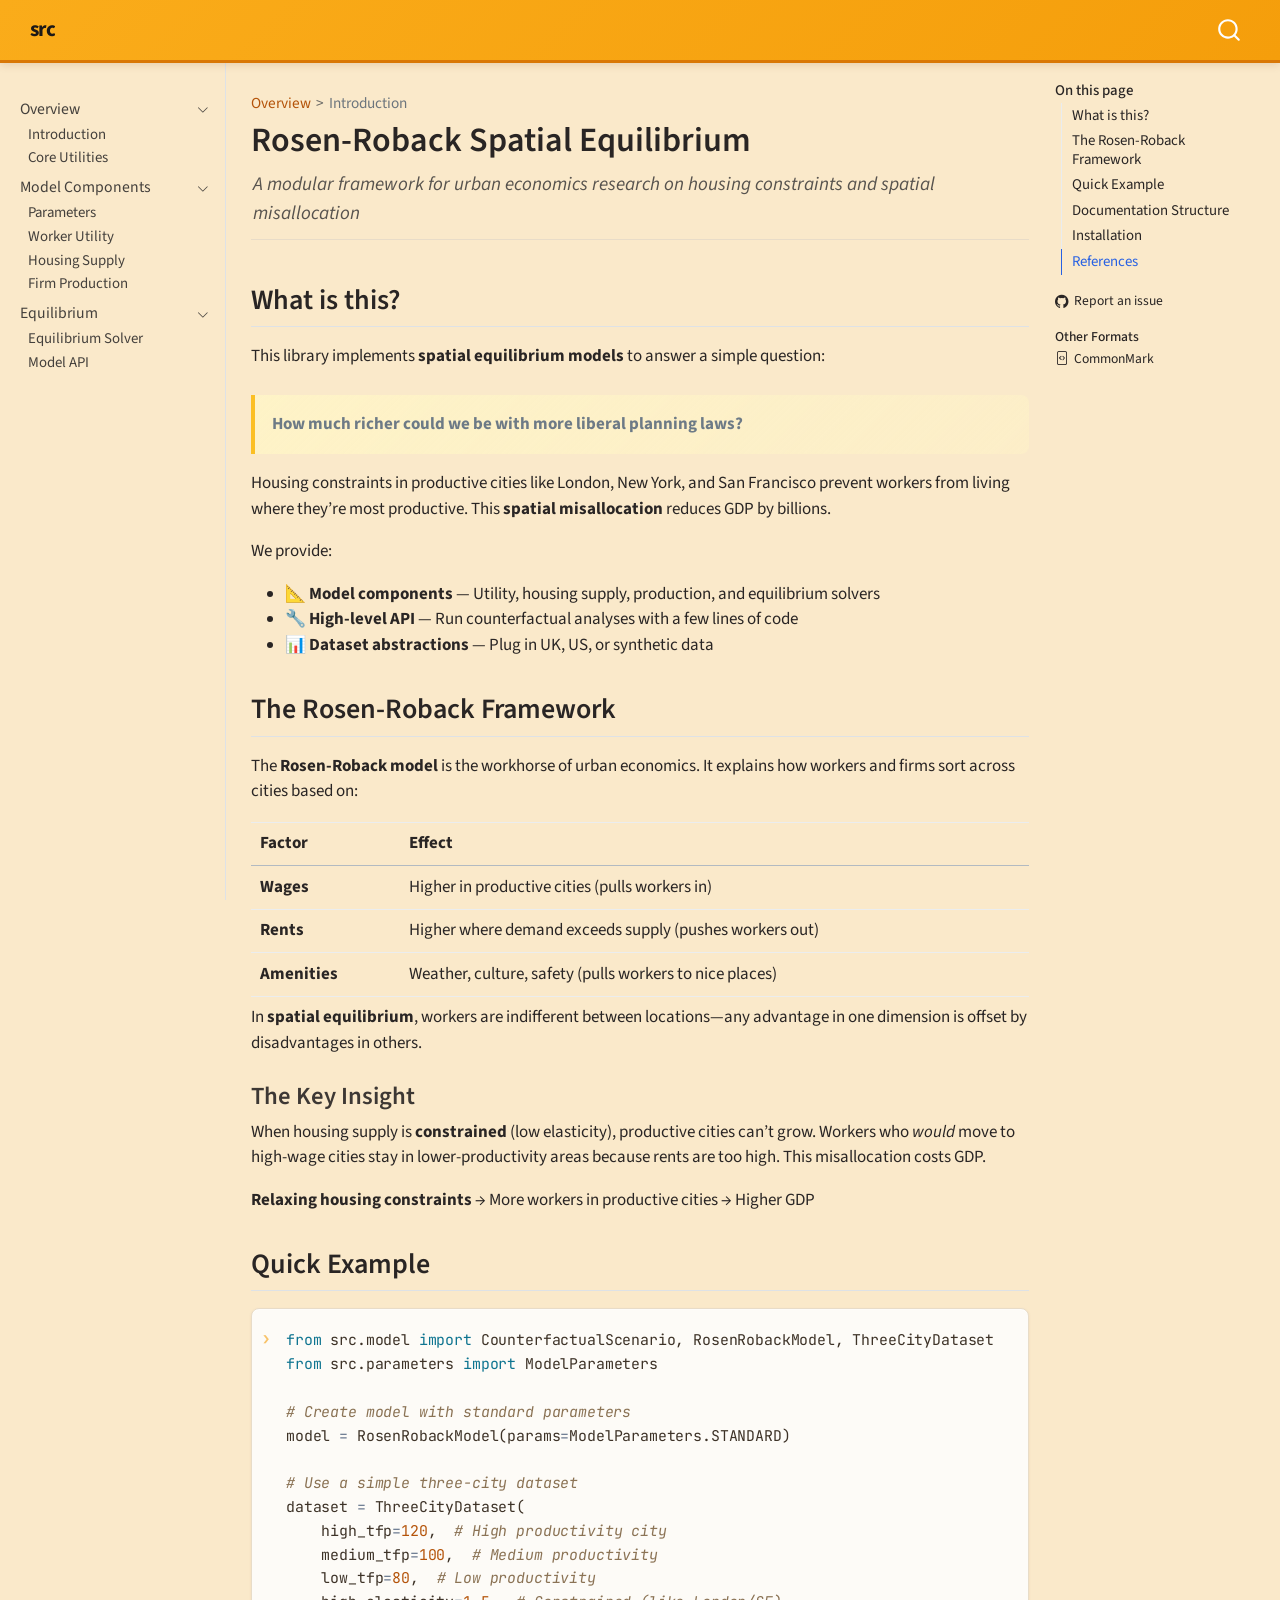
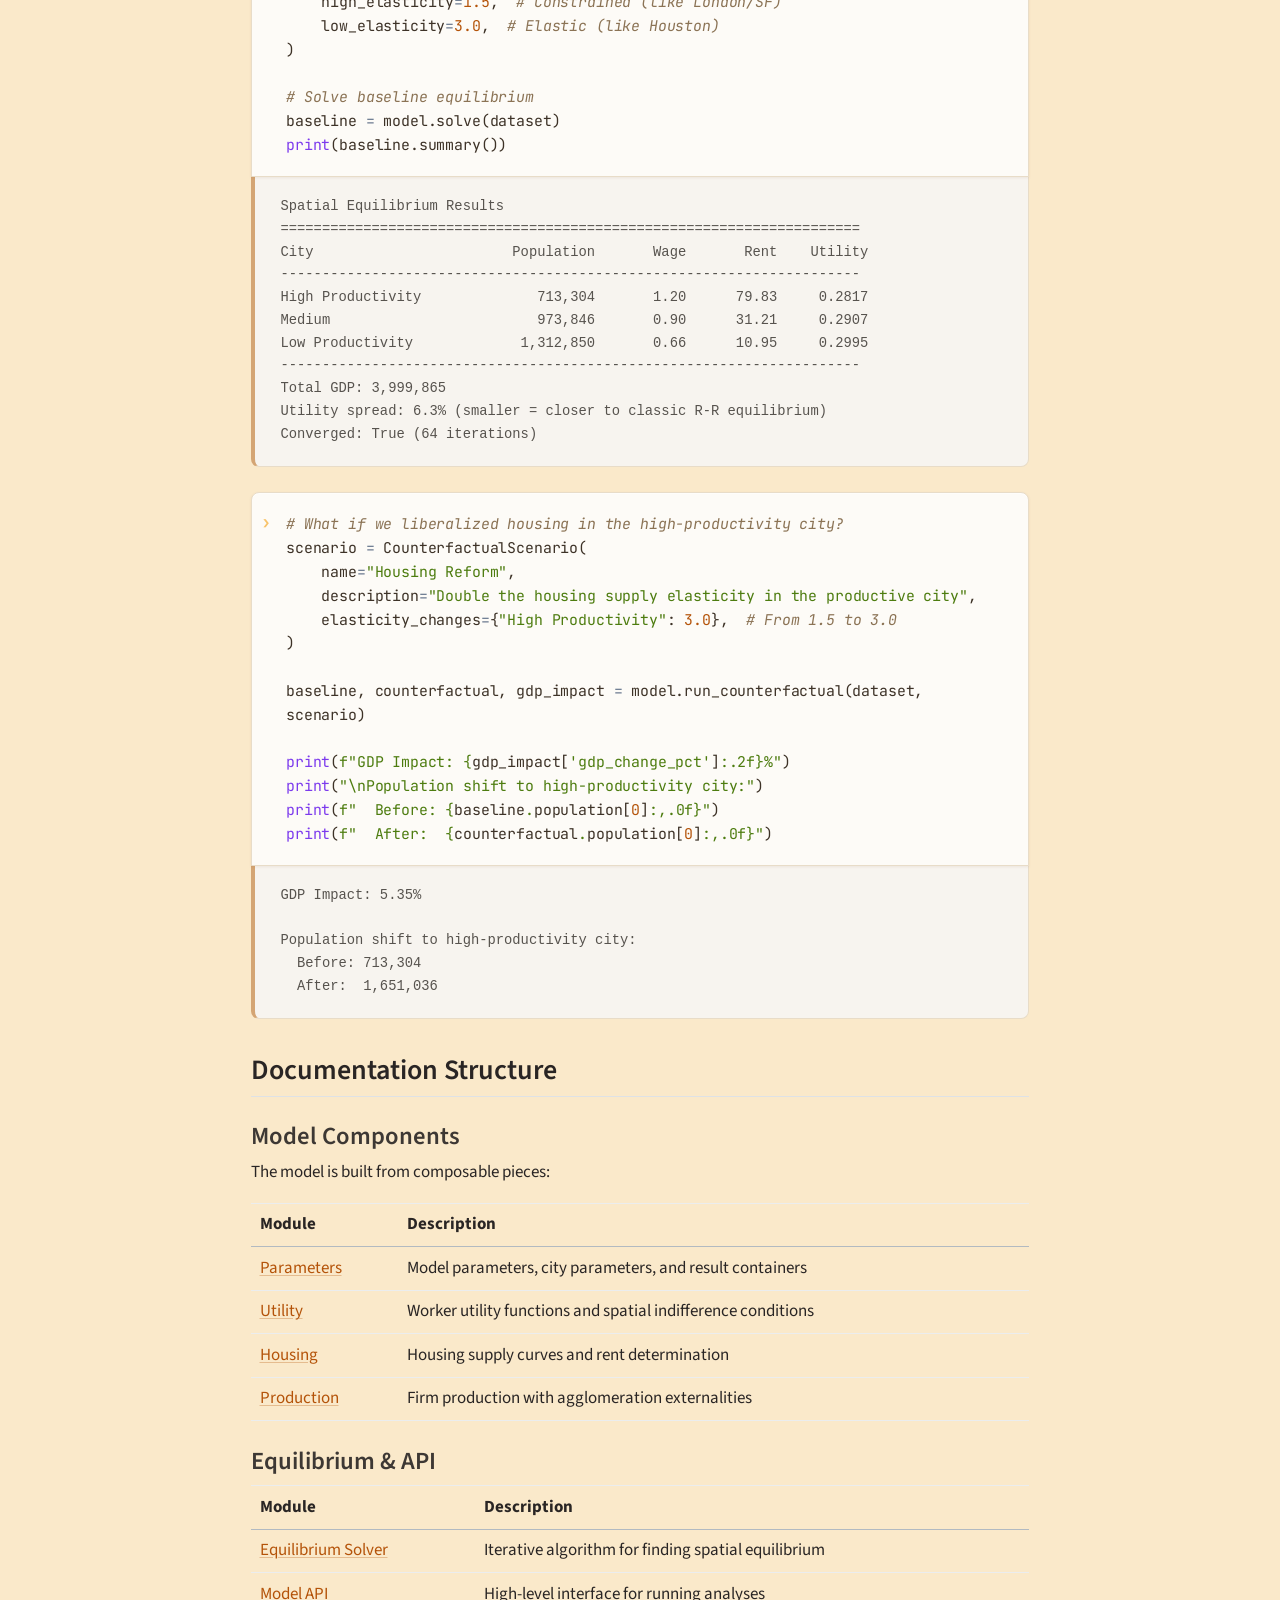
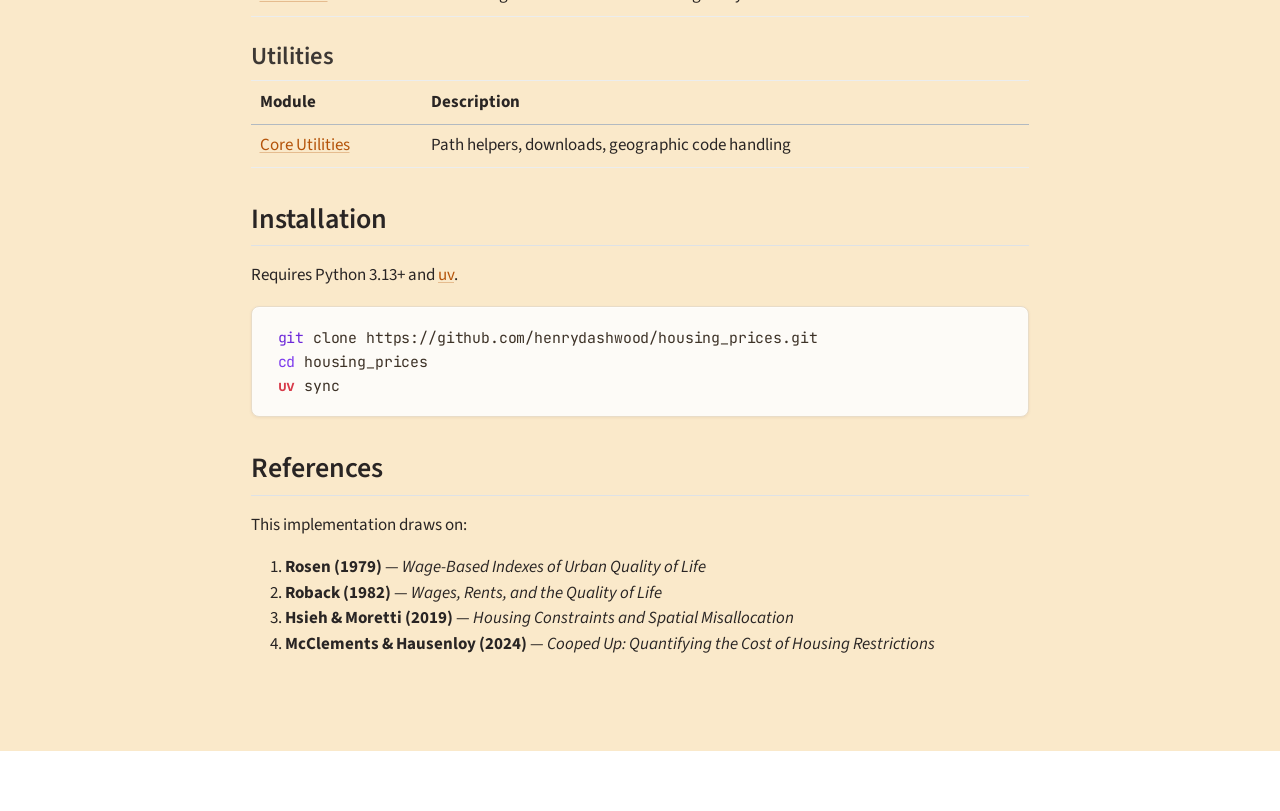
<file: docs/index.html>
<!DOCTYPE html>
<html xmlns="http://www.w3.org/1999/xhtml" lang="en" xml:lang="en"><head>

<meta charset="utf-8">
<meta name="generator" content="quarto-1.4.549">

<meta name="viewport" content="width=device-width, initial-scale=1.0, user-scalable=yes">

<meta name="description" content="A modular framework for urban economics research on housing constraints and spatial misallocation">

<title>src - Rosen-Roback Spatial Equilibrium</title>
<style>
code{white-space: pre-wrap;}
span.smallcaps{font-variant: small-caps;}
div.columns{display: flex; gap: min(4vw, 1.5em);}
div.column{flex: auto; overflow-x: auto;}
div.hanging-indent{margin-left: 1.5em; text-indent: -1.5em;}
ul.task-list{list-style: none;}
ul.task-list li input[type="checkbox"] {
  width: 0.8em;
  margin: 0 0.8em 0.2em -1em; /* quarto-specific, see https://github.com/quarto-dev/quarto-cli/issues/4556 */ 
  vertical-align: middle;
}
/* CSS for syntax highlighting */
pre > code.sourceCode { white-space: pre; position: relative; }
pre > code.sourceCode > span { line-height: 1.25; }
pre > code.sourceCode > span:empty { height: 1.2em; }
.sourceCode { overflow: visible; }
code.sourceCode > span { color: inherit; text-decoration: inherit; }
div.sourceCode { margin: 1em 0; }
pre.sourceCode { margin: 0; }
@media screen {
div.sourceCode { overflow: auto; }
}
@media print {
pre > code.sourceCode { white-space: pre-wrap; }
pre > code.sourceCode > span { text-indent: -5em; padding-left: 5em; }
}
pre.numberSource code
  { counter-reset: source-line 0; }
pre.numberSource code > span
  { position: relative; left: -4em; counter-increment: source-line; }
pre.numberSource code > span > a:first-child::before
  { content: counter(source-line);
    position: relative; left: -1em; text-align: right; vertical-align: baseline;
    border: none; display: inline-block;
    -webkit-touch-callout: none; -webkit-user-select: none;
    -khtml-user-select: none; -moz-user-select: none;
    -ms-user-select: none; user-select: none;
    padding: 0 4px; width: 4em;
  }
pre.numberSource { margin-left: 3em;  padding-left: 4px; }
div.sourceCode
  {   }
@media screen {
pre > code.sourceCode > span > a:first-child::before { text-decoration: underline; }
}
</style>


<script src="site_libs/quarto-nav/quarto-nav.js"></script>
<script src="site_libs/quarto-nav/headroom.min.js"></script>
<script src="site_libs/clipboard/clipboard.min.js"></script>
<script src="site_libs/quarto-search/autocomplete.umd.js"></script>
<script src="site_libs/quarto-search/fuse.min.js"></script>
<script src="site_libs/quarto-search/quarto-search.js"></script>
<meta name="quarto:offset" content="./">
<script src="site_libs/quarto-html/quarto.js"></script>
<script src="site_libs/quarto-html/popper.min.js"></script>
<script src="site_libs/quarto-html/tippy.umd.min.js"></script>
<script src="site_libs/quarto-html/anchor.min.js"></script>
<link href="site_libs/quarto-html/tippy.css" rel="stylesheet">
<link href="site_libs/quarto-html/quarto-syntax-highlighting.css" rel="stylesheet" id="quarto-text-highlighting-styles">
<script src="site_libs/bootstrap/bootstrap.min.js"></script>
<link href="site_libs/bootstrap/bootstrap-icons.css" rel="stylesheet">
<link href="site_libs/bootstrap/bootstrap.min.css" rel="stylesheet" id="quarto-bootstrap" data-mode="light">
<script id="quarto-search-options" type="application/json">{
  "location": "navbar",
  "copy-button": false,
  "collapse-after": 3,
  "panel-placement": "end",
  "type": "overlay",
  "limit": 50,
  "keyboard-shortcut": [
    "f",
    "/",
    "s"
  ],
  "show-item-context": false,
  "language": {
    "search-no-results-text": "No results",
    "search-matching-documents-text": "matching documents",
    "search-copy-link-title": "Copy link to search",
    "search-hide-matches-text": "Hide additional matches",
    "search-more-match-text": "more match in this document",
    "search-more-matches-text": "more matches in this document",
    "search-clear-button-title": "Clear",
    "search-text-placeholder": "",
    "search-detached-cancel-button-title": "Cancel",
    "search-submit-button-title": "Submit",
    "search-label": "Search"
  }
}</script>
<link rel="preconnect" href="https://fonts.googleapis.com">
<link rel="preconnect" href="https://fonts.gstatic.com" crossorigin="">
<link href="https://fonts.googleapis.com/css2?family=JetBrains+Mono:ital,wght@0,400;0,500;0,600;0,700;1,400&amp;display=swap" rel="stylesheet">


<link rel="stylesheet" href="styles.css">
<meta property="og:title" content="src - Rosen-Roback Spatial Equilibrium">
<meta property="og:description" content="A modular framework for urban economics research on housing constraints and spatial misallocation">
<meta property="og:site_name" content="src">
<meta name="twitter:title" content="src - Rosen-Roback Spatial Equilibrium">
<meta name="twitter:description" content="A modular framework for urban economics research on housing constraints and spatial misallocation">
<meta name="twitter:card" content="summary">
</head>

<body class="nav-sidebar docked nav-fixed">

<div id="quarto-search-results"></div>
  <header id="quarto-header" class="headroom fixed-top">
    <nav class="navbar navbar-expand-lg " data-bs-theme="dark">
      <div class="navbar-container container-fluid">
      <div class="navbar-brand-container mx-auto">
    <a class="navbar-brand" href="./index.html">
    <span class="navbar-title">src</span>
    </a>
  </div>
        <div class="quarto-navbar-tools">
</div>
          <div id="quarto-search" class="" title="Search"></div>
      </div> <!-- /container-fluid -->
    </nav>
  <nav class="quarto-secondary-nav">
    <div class="container-fluid d-flex">
      <button type="button" class="quarto-btn-toggle btn" data-bs-toggle="collapse" data-bs-target=".quarto-sidebar-collapse-item" aria-controls="quarto-sidebar" aria-expanded="false" aria-label="Toggle sidebar navigation" onclick="if (window.quartoToggleHeadroom) { window.quartoToggleHeadroom(); }">
        <i class="bi bi-layout-text-sidebar-reverse"></i>
      </button>
        <nav class="quarto-page-breadcrumbs" aria-label="breadcrumb"><ol class="breadcrumb"><li class="breadcrumb-item"><a href="./index.html">Overview</a></li><li class="breadcrumb-item"><a href="./index.html">Introduction</a></li></ol></nav>
        <a class="flex-grow-1" role="button" data-bs-toggle="collapse" data-bs-target=".quarto-sidebar-collapse-item" aria-controls="quarto-sidebar" aria-expanded="false" aria-label="Toggle sidebar navigation" onclick="if (window.quartoToggleHeadroom) { window.quartoToggleHeadroom(); }">      
        </a>
    </div>
  </nav>
</header>
<!-- content -->
<div id="quarto-content" class="quarto-container page-columns page-rows-contents page-layout-article page-navbar">
<!-- sidebar -->
  <nav id="quarto-sidebar" class="sidebar collapse collapse-horizontal quarto-sidebar-collapse-item sidebar-navigation docked overflow-auto">
    <div class="sidebar-menu-container"> 
    <ul class="list-unstyled mt-1">
        <li class="sidebar-item sidebar-item-section">
      <div class="sidebar-item-container"> 
            <a class="sidebar-item-text sidebar-link text-start" data-bs-toggle="collapse" data-bs-target="#quarto-sidebar-section-1" aria-expanded="true">
 <span class="menu-text">Overview</span></a>
          <a class="sidebar-item-toggle text-start" data-bs-toggle="collapse" data-bs-target="#quarto-sidebar-section-1" aria-expanded="true" aria-label="Toggle section">
            <i class="bi bi-chevron-right ms-2"></i>
          </a> 
      </div>
      <ul id="quarto-sidebar-section-1" class="collapse list-unstyled sidebar-section depth1 show">  
          <li class="sidebar-item">
  <div class="sidebar-item-container"> 
  <a href="./index.html" class="sidebar-item-text sidebar-link active">
 <span class="menu-text">Introduction</span></a>
  </div>
</li>
          <li class="sidebar-item">
  <div class="sidebar-item-container"> 
  <a href="./core.html" class="sidebar-item-text sidebar-link">
 <span class="menu-text">Core Utilities</span></a>
  </div>
</li>
      </ul>
  </li>
        <li class="sidebar-item sidebar-item-section">
      <div class="sidebar-item-container"> 
            <a class="sidebar-item-text sidebar-link text-start" data-bs-toggle="collapse" data-bs-target="#quarto-sidebar-section-2" aria-expanded="true">
 <span class="menu-text">Model Components</span></a>
          <a class="sidebar-item-toggle text-start" data-bs-toggle="collapse" data-bs-target="#quarto-sidebar-section-2" aria-expanded="true" aria-label="Toggle section">
            <i class="bi bi-chevron-right ms-2"></i>
          </a> 
      </div>
      <ul id="quarto-sidebar-section-2" class="collapse list-unstyled sidebar-section depth1 show">  
          <li class="sidebar-item">
  <div class="sidebar-item-container"> 
  <a href="./parameters.html" class="sidebar-item-text sidebar-link">
 <span class="menu-text">Parameters</span></a>
  </div>
</li>
          <li class="sidebar-item">
  <div class="sidebar-item-container"> 
  <a href="./utility.html" class="sidebar-item-text sidebar-link">
 <span class="menu-text">Worker Utility</span></a>
  </div>
</li>
          <li class="sidebar-item">
  <div class="sidebar-item-container"> 
  <a href="./housing.html" class="sidebar-item-text sidebar-link">
 <span class="menu-text">Housing Supply</span></a>
  </div>
</li>
          <li class="sidebar-item">
  <div class="sidebar-item-container"> 
  <a href="./production.html" class="sidebar-item-text sidebar-link">
 <span class="menu-text">Firm Production</span></a>
  </div>
</li>
      </ul>
  </li>
        <li class="sidebar-item sidebar-item-section">
      <div class="sidebar-item-container"> 
            <a class="sidebar-item-text sidebar-link text-start" data-bs-toggle="collapse" data-bs-target="#quarto-sidebar-section-3" aria-expanded="true">
 <span class="menu-text">Equilibrium</span></a>
          <a class="sidebar-item-toggle text-start" data-bs-toggle="collapse" data-bs-target="#quarto-sidebar-section-3" aria-expanded="true" aria-label="Toggle section">
            <i class="bi bi-chevron-right ms-2"></i>
          </a> 
      </div>
      <ul id="quarto-sidebar-section-3" class="collapse list-unstyled sidebar-section depth1 show">  
          <li class="sidebar-item">
  <div class="sidebar-item-container"> 
  <a href="./equilibrium.html" class="sidebar-item-text sidebar-link">
 <span class="menu-text">Equilibrium Solver</span></a>
  </div>
</li>
          <li class="sidebar-item">
  <div class="sidebar-item-container"> 
  <a href="./model.html" class="sidebar-item-text sidebar-link">
 <span class="menu-text">Model API</span></a>
  </div>
</li>
      </ul>
  </li>
    </ul>
    </div>
</nav>
<div id="quarto-sidebar-glass" class="quarto-sidebar-collapse-item" data-bs-toggle="collapse" data-bs-target=".quarto-sidebar-collapse-item"></div>
<!-- margin-sidebar -->
    <div id="quarto-margin-sidebar" class="sidebar margin-sidebar">
        <nav id="TOC" role="doc-toc" class="toc-active">
    <h2 id="toc-title">On this page</h2>
   
  <ul>
  <li><a href="#what-is-this" id="toc-what-is-this" class="nav-link active" data-scroll-target="#what-is-this">What is this?</a></li>
  <li><a href="#the-rosen-roback-framework" id="toc-the-rosen-roback-framework" class="nav-link" data-scroll-target="#the-rosen-roback-framework">The Rosen-Roback Framework</a>
  <ul class="collapse">
  <li><a href="#the-key-insight" id="toc-the-key-insight" class="nav-link" data-scroll-target="#the-key-insight">The Key Insight</a></li>
  </ul></li>
  <li><a href="#quick-example" id="toc-quick-example" class="nav-link" data-scroll-target="#quick-example">Quick Example</a></li>
  <li><a href="#documentation-structure" id="toc-documentation-structure" class="nav-link" data-scroll-target="#documentation-structure">Documentation Structure</a>
  <ul class="collapse">
  <li><a href="#model-components" id="toc-model-components" class="nav-link" data-scroll-target="#model-components">Model Components</a></li>
  <li><a href="#equilibrium-api" id="toc-equilibrium-api" class="nav-link" data-scroll-target="#equilibrium-api">Equilibrium &amp; API</a></li>
  <li><a href="#utilities" id="toc-utilities" class="nav-link" data-scroll-target="#utilities">Utilities</a></li>
  </ul></li>
  <li><a href="#installation" id="toc-installation" class="nav-link" data-scroll-target="#installation">Installation</a></li>
  <li><a href="#references" id="toc-references" class="nav-link" data-scroll-target="#references">References</a></li>
  </ul>
<div class="toc-actions"><ul><li><a href="https://github.com/henrydashwood/housing_prices/issues/new" class="toc-action"><i class="bi bi-github"></i>Report an issue</a></li></ul></div><div class="quarto-alternate-formats"><h2>Other Formats</h2><ul><li><a href="index.html.md"><i class="bi bi-file-code"></i>CommonMark</a></li></ul></div></nav>
    </div>
<!-- main -->
<main class="content" id="quarto-document-content">

<header id="title-block-header" class="quarto-title-block default"><nav class="quarto-page-breadcrumbs quarto-title-breadcrumbs d-none d-lg-block" aria-label="breadcrumb"><ol class="breadcrumb"><li class="breadcrumb-item"><a href="./index.html">Overview</a></li><li class="breadcrumb-item"><a href="./index.html">Introduction</a></li></ol></nav>
<div class="quarto-title">
<h1 class="title">Rosen-Roback Spatial Equilibrium</h1>
</div>

<div>
  <div class="description">
    A modular framework for urban economics research on housing constraints and spatial misallocation
  </div>
</div>


<div class="quarto-title-meta">

    
  
    
  </div>
  


</header>


<!-- WARNING: THIS FILE WAS AUTOGENERATED! DO NOT EDIT! -->
<section id="what-is-this" class="level2">
<h2 class="anchored" data-anchor-id="what-is-this">What is this?</h2>
<p>This library implements <strong>spatial equilibrium models</strong> to answer a simple question:</p>
<blockquote class="blockquote">
<p><strong>How much richer could we be with more liberal planning laws?</strong></p>
</blockquote>
<p>Housing constraints in productive cities like London, New York, and San Francisco prevent workers from living where they’re most productive. This <strong>spatial misallocation</strong> reduces GDP by billions.</p>
<p>We provide:</p>
<ul>
<li>📐 <strong>Model components</strong> — Utility, housing supply, production, and equilibrium solvers</li>
<li>🔧 <strong>High-level API</strong> — Run counterfactual analyses with a few lines of code</li>
<li>📊 <strong>Dataset abstractions</strong> — Plug in UK, US, or synthetic data</li>
</ul>
</section>
<section id="the-rosen-roback-framework" class="level2">
<h2 class="anchored" data-anchor-id="the-rosen-roback-framework">The Rosen-Roback Framework</h2>
<p>The <strong>Rosen-Roback model</strong> is the workhorse of urban economics. It explains how workers and firms sort across cities based on:</p>
<table class="table">
<colgroup>
<col style="width: 19%">
<col style="width: 80%">
</colgroup>
<thead>
<tr class="header">
<th>Factor</th>
<th>Effect</th>
</tr>
</thead>
<tbody>
<tr class="odd">
<td><strong>Wages</strong></td>
<td>Higher in productive cities (pulls workers in)</td>
</tr>
<tr class="even">
<td><strong>Rents</strong></td>
<td>Higher where demand exceeds supply (pushes workers out)</td>
</tr>
<tr class="odd">
<td><strong>Amenities</strong></td>
<td>Weather, culture, safety (pulls workers to nice places)</td>
</tr>
</tbody>
</table>
<p>In <strong>spatial equilibrium</strong>, workers are indifferent between locations—any advantage in one dimension is offset by disadvantages in others.</p>
<section id="the-key-insight" class="level3">
<h3 class="anchored" data-anchor-id="the-key-insight">The Key Insight</h3>
<p>When housing supply is <strong>constrained</strong> (low elasticity), productive cities can’t grow. Workers who <em>would</em> move to high-wage cities stay in lower-productivity areas because rents are too high. This misallocation costs GDP.</p>
<p><strong>Relaxing housing constraints</strong> → More workers in productive cities → Higher GDP</p>
</section>
</section>
<section id="quick-example" class="level2">
<h2 class="anchored" data-anchor-id="quick-example">Quick Example</h2>
<div id="cell-5" class="cell" data-execution_count="6">
<div class="sourceCode cell-code" id="cb1"><pre class="sourceCode python code-with-copy"><code class="sourceCode python"><span id="cb1-1"><a href="#cb1-1" aria-hidden="true" tabindex="-1"></a><span class="im">from</span> src.model <span class="im">import</span> CounterfactualScenario, RosenRobackModel, ThreeCityDataset</span>
<span id="cb1-2"><a href="#cb1-2" aria-hidden="true" tabindex="-1"></a><span class="im">from</span> src.parameters <span class="im">import</span> ModelParameters</span>
<span id="cb1-3"><a href="#cb1-3" aria-hidden="true" tabindex="-1"></a></span>
<span id="cb1-4"><a href="#cb1-4" aria-hidden="true" tabindex="-1"></a><span class="co"># Create model with standard parameters</span></span>
<span id="cb1-5"><a href="#cb1-5" aria-hidden="true" tabindex="-1"></a>model <span class="op">=</span> RosenRobackModel(params<span class="op">=</span>ModelParameters.STANDARD)</span>
<span id="cb1-6"><a href="#cb1-6" aria-hidden="true" tabindex="-1"></a></span>
<span id="cb1-7"><a href="#cb1-7" aria-hidden="true" tabindex="-1"></a><span class="co"># Use a simple three-city dataset</span></span>
<span id="cb1-8"><a href="#cb1-8" aria-hidden="true" tabindex="-1"></a>dataset <span class="op">=</span> ThreeCityDataset(</span>
<span id="cb1-9"><a href="#cb1-9" aria-hidden="true" tabindex="-1"></a>    high_tfp<span class="op">=</span><span class="dv">120</span>,  <span class="co"># High productivity city</span></span>
<span id="cb1-10"><a href="#cb1-10" aria-hidden="true" tabindex="-1"></a>    medium_tfp<span class="op">=</span><span class="dv">100</span>,  <span class="co"># Medium productivity</span></span>
<span id="cb1-11"><a href="#cb1-11" aria-hidden="true" tabindex="-1"></a>    low_tfp<span class="op">=</span><span class="dv">80</span>,  <span class="co"># Low productivity</span></span>
<span id="cb1-12"><a href="#cb1-12" aria-hidden="true" tabindex="-1"></a>    high_elasticity<span class="op">=</span><span class="fl">1.5</span>,  <span class="co"># Constrained (like London/SF)</span></span>
<span id="cb1-13"><a href="#cb1-13" aria-hidden="true" tabindex="-1"></a>    low_elasticity<span class="op">=</span><span class="fl">3.0</span>,  <span class="co"># Elastic (like Houston)</span></span>
<span id="cb1-14"><a href="#cb1-14" aria-hidden="true" tabindex="-1"></a>)</span>
<span id="cb1-15"><a href="#cb1-15" aria-hidden="true" tabindex="-1"></a></span>
<span id="cb1-16"><a href="#cb1-16" aria-hidden="true" tabindex="-1"></a><span class="co"># Solve baseline equilibrium</span></span>
<span id="cb1-17"><a href="#cb1-17" aria-hidden="true" tabindex="-1"></a>baseline <span class="op">=</span> model.solve(dataset)</span>
<span id="cb1-18"><a href="#cb1-18" aria-hidden="true" tabindex="-1"></a><span class="bu">print</span>(baseline.summary())</span></code><button title="Copy to Clipboard" class="code-copy-button"><i class="bi"></i></button></pre></div>
<div class="cell-output cell-output-stdout">
<pre><code>Spatial Equilibrium Results
======================================================================
City                        Population       Wage       Rent    Utility
----------------------------------------------------------------------
High Productivity              713,304       1.20      79.83     0.2817
Medium                         973,846       0.90      31.21     0.2907
Low Productivity             1,312,850       0.66      10.95     0.2995
----------------------------------------------------------------------
Total GDP: 3,999,865
Utility spread: 6.3% (smaller = closer to classic R-R equilibrium)
Converged: True (64 iterations)</code></pre>
</div>
</div>
<div id="cell-6" class="cell" data-execution_count="7">
<div class="sourceCode cell-code" id="cb3"><pre class="sourceCode python code-with-copy"><code class="sourceCode python"><span id="cb3-1"><a href="#cb3-1" aria-hidden="true" tabindex="-1"></a><span class="co"># What if we liberalized housing in the high-productivity city?</span></span>
<span id="cb3-2"><a href="#cb3-2" aria-hidden="true" tabindex="-1"></a>scenario <span class="op">=</span> CounterfactualScenario(</span>
<span id="cb3-3"><a href="#cb3-3" aria-hidden="true" tabindex="-1"></a>    name<span class="op">=</span><span class="st">"Housing Reform"</span>,</span>
<span id="cb3-4"><a href="#cb3-4" aria-hidden="true" tabindex="-1"></a>    description<span class="op">=</span><span class="st">"Double the housing supply elasticity in the productive city"</span>,</span>
<span id="cb3-5"><a href="#cb3-5" aria-hidden="true" tabindex="-1"></a>    elasticity_changes<span class="op">=</span>{<span class="st">"High Productivity"</span>: <span class="fl">3.0</span>},  <span class="co"># From 1.5 to 3.0</span></span>
<span id="cb3-6"><a href="#cb3-6" aria-hidden="true" tabindex="-1"></a>)</span>
<span id="cb3-7"><a href="#cb3-7" aria-hidden="true" tabindex="-1"></a></span>
<span id="cb3-8"><a href="#cb3-8" aria-hidden="true" tabindex="-1"></a>baseline, counterfactual, gdp_impact <span class="op">=</span> model.run_counterfactual(dataset, scenario)</span>
<span id="cb3-9"><a href="#cb3-9" aria-hidden="true" tabindex="-1"></a></span>
<span id="cb3-10"><a href="#cb3-10" aria-hidden="true" tabindex="-1"></a><span class="bu">print</span>(<span class="ss">f"GDP Impact: </span><span class="sc">{</span>gdp_impact[<span class="st">'gdp_change_pct'</span>]<span class="sc">:.2f}</span><span class="ss">%"</span>)</span>
<span id="cb3-11"><a href="#cb3-11" aria-hidden="true" tabindex="-1"></a><span class="bu">print</span>(<span class="st">"</span><span class="ch">\n</span><span class="st">Population shift to high-productivity city:"</span>)</span>
<span id="cb3-12"><a href="#cb3-12" aria-hidden="true" tabindex="-1"></a><span class="bu">print</span>(<span class="ss">f"  Before: </span><span class="sc">{</span>baseline<span class="sc">.</span>population[<span class="dv">0</span>]<span class="sc">:,.0f}</span><span class="ss">"</span>)</span>
<span id="cb3-13"><a href="#cb3-13" aria-hidden="true" tabindex="-1"></a><span class="bu">print</span>(<span class="ss">f"  After:  </span><span class="sc">{</span>counterfactual<span class="sc">.</span>population[<span class="dv">0</span>]<span class="sc">:,.0f}</span><span class="ss">"</span>)</span></code><button title="Copy to Clipboard" class="code-copy-button"><i class="bi"></i></button></pre></div>
<div class="cell-output cell-output-stdout">
<pre><code>GDP Impact: 5.35%

Population shift to high-productivity city:
  Before: 713,304
  After:  1,651,036</code></pre>
</div>
</div>
</section>
<section id="documentation-structure" class="level2">
<h2 class="anchored" data-anchor-id="documentation-structure">Documentation Structure</h2>
<section id="model-components" class="level3">
<h3 class="anchored" data-anchor-id="model-components">Model Components</h3>
<p>The model is built from composable pieces:</p>
<table class="table">
<thead>
<tr class="header">
<th>Module</th>
<th>Description</th>
</tr>
</thead>
<tbody>
<tr class="odd">
<td><a href="parameters.html">Parameters</a></td>
<td>Model parameters, city parameters, and result containers</td>
</tr>
<tr class="even">
<td><a href="utility.html">Utility</a></td>
<td>Worker utility functions and spatial indifference conditions</td>
</tr>
<tr class="odd">
<td><a href="housing.html">Housing</a></td>
<td>Housing supply curves and rent determination</td>
</tr>
<tr class="even">
<td><a href="production.html">Production</a></td>
<td>Firm production with agglomeration externalities</td>
</tr>
</tbody>
</table>
</section>
<section id="equilibrium-api" class="level3">
<h3 class="anchored" data-anchor-id="equilibrium-api">Equilibrium &amp; API</h3>
<table class="table">
<thead>
<tr class="header">
<th>Module</th>
<th>Description</th>
</tr>
</thead>
<tbody>
<tr class="odd">
<td><a href="equilibrium.html">Equilibrium Solver</a></td>
<td>Iterative algorithm for finding spatial equilibrium</td>
</tr>
<tr class="even">
<td><a href="model.html">Model API</a></td>
<td>High-level interface for running analyses</td>
</tr>
</tbody>
</table>
</section>
<section id="utilities" class="level3">
<h3 class="anchored" data-anchor-id="utilities">Utilities</h3>
<table class="table">
<thead>
<tr class="header">
<th>Module</th>
<th>Description</th>
</tr>
</thead>
<tbody>
<tr class="odd">
<td><a href="core.html">Core Utilities</a></td>
<td>Path helpers, downloads, geographic code handling</td>
</tr>
</tbody>
</table>
</section>
</section>
<section id="installation" class="level2">
<h2 class="anchored" data-anchor-id="installation">Installation</h2>
<p>Requires Python 3.13+ and <a href="https://docs.astral.sh/uv/">uv</a>.</p>
<div class="sourceCode" id="cb5"><pre class="sourceCode bash code-with-copy"><code class="sourceCode bash"><span id="cb5-1"><a href="#cb5-1" aria-hidden="true" tabindex="-1"></a><span class="fu">git</span> clone https://github.com/henrydashwood/housing_prices.git</span>
<span id="cb5-2"><a href="#cb5-2" aria-hidden="true" tabindex="-1"></a><span class="bu">cd</span> housing_prices</span>
<span id="cb5-3"><a href="#cb5-3" aria-hidden="true" tabindex="-1"></a><span class="ex">uv</span> sync</span></code><button title="Copy to Clipboard" class="code-copy-button"><i class="bi"></i></button></pre></div>
</section>
<section id="references" class="level2">
<h2 class="anchored" data-anchor-id="references">References</h2>
<p>This implementation draws on:</p>
<ol type="1">
<li><strong>Rosen (1979)</strong> — <em>Wage-Based Indexes of Urban Quality of Life</em></li>
<li><strong>Roback (1982)</strong> — <em>Wages, Rents, and the Quality of Life</em></li>
<li><strong>Hsieh &amp; Moretti (2019)</strong> — <em>Housing Constraints and Spatial Misallocation</em></li>
<li><strong>McClements &amp; Hausenloy (2024)</strong> — <em>Cooped Up: Quantifying the Cost of Housing Restrictions</em></li>
</ol>


</section>

</main> <!-- /main -->
<script id="quarto-html-after-body" type="application/javascript">
window.document.addEventListener("DOMContentLoaded", function (event) {
  const toggleBodyColorMode = (bsSheetEl) => {
    const mode = bsSheetEl.getAttribute("data-mode");
    const bodyEl = window.document.querySelector("body");
    if (mode === "dark") {
      bodyEl.classList.add("quarto-dark");
      bodyEl.classList.remove("quarto-light");
    } else {
      bodyEl.classList.add("quarto-light");
      bodyEl.classList.remove("quarto-dark");
    }
  }
  const toggleBodyColorPrimary = () => {
    const bsSheetEl = window.document.querySelector("link#quarto-bootstrap");
    if (bsSheetEl) {
      toggleBodyColorMode(bsSheetEl);
    }
  }
  toggleBodyColorPrimary();  
  const icon = "";
  const anchorJS = new window.AnchorJS();
  anchorJS.options = {
    placement: 'right',
    icon: icon
  };
  anchorJS.add('.anchored');
  const isCodeAnnotation = (el) => {
    for (const clz of el.classList) {
      if (clz.startsWith('code-annotation-')) {                     
        return true;
      }
    }
    return false;
  }
  const clipboard = new window.ClipboardJS('.code-copy-button', {
    text: function(trigger) {
      const codeEl = trigger.previousElementSibling.cloneNode(true);
      for (const childEl of codeEl.children) {
        if (isCodeAnnotation(childEl)) {
          childEl.remove();
        }
      }
      return codeEl.innerText;
    }
  });
  clipboard.on('success', function(e) {
    // button target
    const button = e.trigger;
    // don't keep focus
    button.blur();
    // flash "checked"
    button.classList.add('code-copy-button-checked');
    var currentTitle = button.getAttribute("title");
    button.setAttribute("title", "Copied!");
    let tooltip;
    if (window.bootstrap) {
      button.setAttribute("data-bs-toggle", "tooltip");
      button.setAttribute("data-bs-placement", "left");
      button.setAttribute("data-bs-title", "Copied!");
      tooltip = new bootstrap.Tooltip(button, 
        { trigger: "manual", 
          customClass: "code-copy-button-tooltip",
          offset: [0, -8]});
      tooltip.show();    
    }
    setTimeout(function() {
      if (tooltip) {
        tooltip.hide();
        button.removeAttribute("data-bs-title");
        button.removeAttribute("data-bs-toggle");
        button.removeAttribute("data-bs-placement");
      }
      button.setAttribute("title", currentTitle);
      button.classList.remove('code-copy-button-checked');
    }, 1000);
    // clear code selection
    e.clearSelection();
  });
  function tippyHover(el, contentFn, onTriggerFn, onUntriggerFn) {
    const config = {
      allowHTML: true,
      maxWidth: 500,
      delay: 100,
      arrow: false,
      appendTo: function(el) {
          return el.parentElement;
      },
      interactive: true,
      interactiveBorder: 10,
      theme: 'quarto',
      placement: 'bottom-start',
    };
    if (contentFn) {
      config.content = contentFn;
    }
    if (onTriggerFn) {
      config.onTrigger = onTriggerFn;
    }
    if (onUntriggerFn) {
      config.onUntrigger = onUntriggerFn;
    }
    window.tippy(el, config); 
  }
  const noterefs = window.document.querySelectorAll('a[role="doc-noteref"]');
  for (var i=0; i<noterefs.length; i++) {
    const ref = noterefs[i];
    tippyHover(ref, function() {
      // use id or data attribute instead here
      let href = ref.getAttribute('data-footnote-href') || ref.getAttribute('href');
      try { href = new URL(href).hash; } catch {}
      const id = href.replace(/^#\/?/, "");
      const note = window.document.getElementById(id);
      return note.innerHTML;
    });
  }
  const xrefs = window.document.querySelectorAll('a.quarto-xref');
  const processXRef = (id, note) => {
    // Strip column container classes
    const stripColumnClz = (el) => {
      el.classList.remove("page-full", "page-columns");
      if (el.children) {
        for (const child of el.children) {
          stripColumnClz(child);
        }
      }
    }
    stripColumnClz(note)
    if (id === null || id.startsWith('sec-')) {
      // Special case sections, only their first couple elements
      const container = document.createElement("div");
      if (note.children && note.children.length > 2) {
        container.appendChild(note.children[0].cloneNode(true));
        for (let i = 1; i < note.children.length; i++) {
          const child = note.children[i];
          if (child.tagName === "P" && child.innerText === "") {
            continue;
          } else {
            container.appendChild(child.cloneNode(true));
            break;
          }
        }
        if (window.Quarto?.typesetMath) {
          window.Quarto.typesetMath(container);
        }
        return container.innerHTML
      } else {
        if (window.Quarto?.typesetMath) {
          window.Quarto.typesetMath(note);
        }
        return note.innerHTML;
      }
    } else {
      // Remove any anchor links if they are present
      const anchorLink = note.querySelector('a.anchorjs-link');
      if (anchorLink) {
        anchorLink.remove();
      }
      if (window.Quarto?.typesetMath) {
        window.Quarto.typesetMath(note);
      }
      // TODO in 1.5, we should make sure this works without a callout special case
      if (note.classList.contains("callout")) {
        return note.outerHTML;
      } else {
        return note.innerHTML;
      }
    }
  }
  for (var i=0; i<xrefs.length; i++) {
    const xref = xrefs[i];
    tippyHover(xref, undefined, function(instance) {
      instance.disable();
      let url = xref.getAttribute('href');
      let hash = undefined; 
      if (url.startsWith('#')) {
        hash = url;
      } else {
        try { hash = new URL(url).hash; } catch {}
      }
      if (hash) {
        const id = hash.replace(/^#\/?/, "");
        const note = window.document.getElementById(id);
        if (note !== null) {
          try {
            const html = processXRef(id, note.cloneNode(true));
            instance.setContent(html);
          } finally {
            instance.enable();
            instance.show();
          }
        } else {
          // See if we can fetch this
          fetch(url.split('#')[0])
          .then(res => res.text())
          .then(html => {
            const parser = new DOMParser();
            const htmlDoc = parser.parseFromString(html, "text/html");
            const note = htmlDoc.getElementById(id);
            if (note !== null) {
              const html = processXRef(id, note);
              instance.setContent(html);
            } 
          }).finally(() => {
            instance.enable();
            instance.show();
          });
        }
      } else {
        // See if we can fetch a full url (with no hash to target)
        // This is a special case and we should probably do some content thinning / targeting
        fetch(url)
        .then(res => res.text())
        .then(html => {
          const parser = new DOMParser();
          const htmlDoc = parser.parseFromString(html, "text/html");
          const note = htmlDoc.querySelector('main.content');
          if (note !== null) {
            // This should only happen for chapter cross references
            // (since there is no id in the URL)
            // remove the first header
            if (note.children.length > 0 && note.children[0].tagName === "HEADER") {
              note.children[0].remove();
            }
            const html = processXRef(null, note);
            instance.setContent(html);
          } 
        }).finally(() => {
          instance.enable();
          instance.show();
        });
      }
    }, function(instance) {
    });
  }
      let selectedAnnoteEl;
      const selectorForAnnotation = ( cell, annotation) => {
        let cellAttr = 'data-code-cell="' + cell + '"';
        let lineAttr = 'data-code-annotation="' +  annotation + '"';
        const selector = 'span[' + cellAttr + '][' + lineAttr + ']';
        return selector;
      }
      const selectCodeLines = (annoteEl) => {
        const doc = window.document;
        const targetCell = annoteEl.getAttribute("data-target-cell");
        const targetAnnotation = annoteEl.getAttribute("data-target-annotation");
        const annoteSpan = window.document.querySelector(selectorForAnnotation(targetCell, targetAnnotation));
        const lines = annoteSpan.getAttribute("data-code-lines").split(",");
        const lineIds = lines.map((line) => {
          return targetCell + "-" + line;
        })
        let top = null;
        let height = null;
        let parent = null;
        if (lineIds.length > 0) {
            //compute the position of the single el (top and bottom and make a div)
            const el = window.document.getElementById(lineIds[0]);
            top = el.offsetTop;
            height = el.offsetHeight;
            parent = el.parentElement.parentElement;
          if (lineIds.length > 1) {
            const lastEl = window.document.getElementById(lineIds[lineIds.length - 1]);
            const bottom = lastEl.offsetTop + lastEl.offsetHeight;
            height = bottom - top;
          }
          if (top !== null && height !== null && parent !== null) {
            // cook up a div (if necessary) and position it 
            let div = window.document.getElementById("code-annotation-line-highlight");
            if (div === null) {
              div = window.document.createElement("div");
              div.setAttribute("id", "code-annotation-line-highlight");
              div.style.position = 'absolute';
              parent.appendChild(div);
            }
            div.style.top = top - 2 + "px";
            div.style.height = height + 4 + "px";
            div.style.left = 0;
            let gutterDiv = window.document.getElementById("code-annotation-line-highlight-gutter");
            if (gutterDiv === null) {
              gutterDiv = window.document.createElement("div");
              gutterDiv.setAttribute("id", "code-annotation-line-highlight-gutter");
              gutterDiv.style.position = 'absolute';
              const codeCell = window.document.getElementById(targetCell);
              const gutter = codeCell.querySelector('.code-annotation-gutter');
              gutter.appendChild(gutterDiv);
            }
            gutterDiv.style.top = top - 2 + "px";
            gutterDiv.style.height = height + 4 + "px";
          }
          selectedAnnoteEl = annoteEl;
        }
      };
      const unselectCodeLines = () => {
        const elementsIds = ["code-annotation-line-highlight", "code-annotation-line-highlight-gutter"];
        elementsIds.forEach((elId) => {
          const div = window.document.getElementById(elId);
          if (div) {
            div.remove();
          }
        });
        selectedAnnoteEl = undefined;
      };
        // Handle positioning of the toggle
    window.addEventListener(
      "resize",
      throttle(() => {
        elRect = undefined;
        if (selectedAnnoteEl) {
          selectCodeLines(selectedAnnoteEl);
        }
      }, 10)
    );
    function throttle(fn, ms) {
    let throttle = false;
    let timer;
      return (...args) => {
        if(!throttle) { // first call gets through
            fn.apply(this, args);
            throttle = true;
        } else { // all the others get throttled
            if(timer) clearTimeout(timer); // cancel #2
            timer = setTimeout(() => {
              fn.apply(this, args);
              timer = throttle = false;
            }, ms);
        }
      };
    }
      // Attach click handler to the DT
      const annoteDls = window.document.querySelectorAll('dt[data-target-cell]');
      for (const annoteDlNode of annoteDls) {
        annoteDlNode.addEventListener('click', (event) => {
          const clickedEl = event.target;
          if (clickedEl !== selectedAnnoteEl) {
            unselectCodeLines();
            const activeEl = window.document.querySelector('dt[data-target-cell].code-annotation-active');
            if (activeEl) {
              activeEl.classList.remove('code-annotation-active');
            }
            selectCodeLines(clickedEl);
            clickedEl.classList.add('code-annotation-active');
          } else {
            // Unselect the line
            unselectCodeLines();
            clickedEl.classList.remove('code-annotation-active');
          }
        });
      }
  const findCites = (el) => {
    const parentEl = el.parentElement;
    if (parentEl) {
      const cites = parentEl.dataset.cites;
      if (cites) {
        return {
          el,
          cites: cites.split(' ')
        };
      } else {
        return findCites(el.parentElement)
      }
    } else {
      return undefined;
    }
  };
  var bibliorefs = window.document.querySelectorAll('a[role="doc-biblioref"]');
  for (var i=0; i<bibliorefs.length; i++) {
    const ref = bibliorefs[i];
    const citeInfo = findCites(ref);
    if (citeInfo) {
      tippyHover(citeInfo.el, function() {
        var popup = window.document.createElement('div');
        citeInfo.cites.forEach(function(cite) {
          var citeDiv = window.document.createElement('div');
          citeDiv.classList.add('hanging-indent');
          citeDiv.classList.add('csl-entry');
          var biblioDiv = window.document.getElementById('ref-' + cite);
          if (biblioDiv) {
            citeDiv.innerHTML = biblioDiv.innerHTML;
          }
          popup.appendChild(citeDiv);
        });
        return popup.innerHTML;
      });
    }
  }
});
</script>
</div> <!-- /content -->




<footer class="footer"><div class="nav-footer"><div class="nav-footer-center"><div class="toc-actions d-sm-block d-md-none"><ul><li><a href="https://github.com/henrydashwood/housing_prices/issues/new" class="toc-action"><i class="bi bi-github"></i>Report an issue</a></li></ul></div></div></div></footer></body></html>
</file>
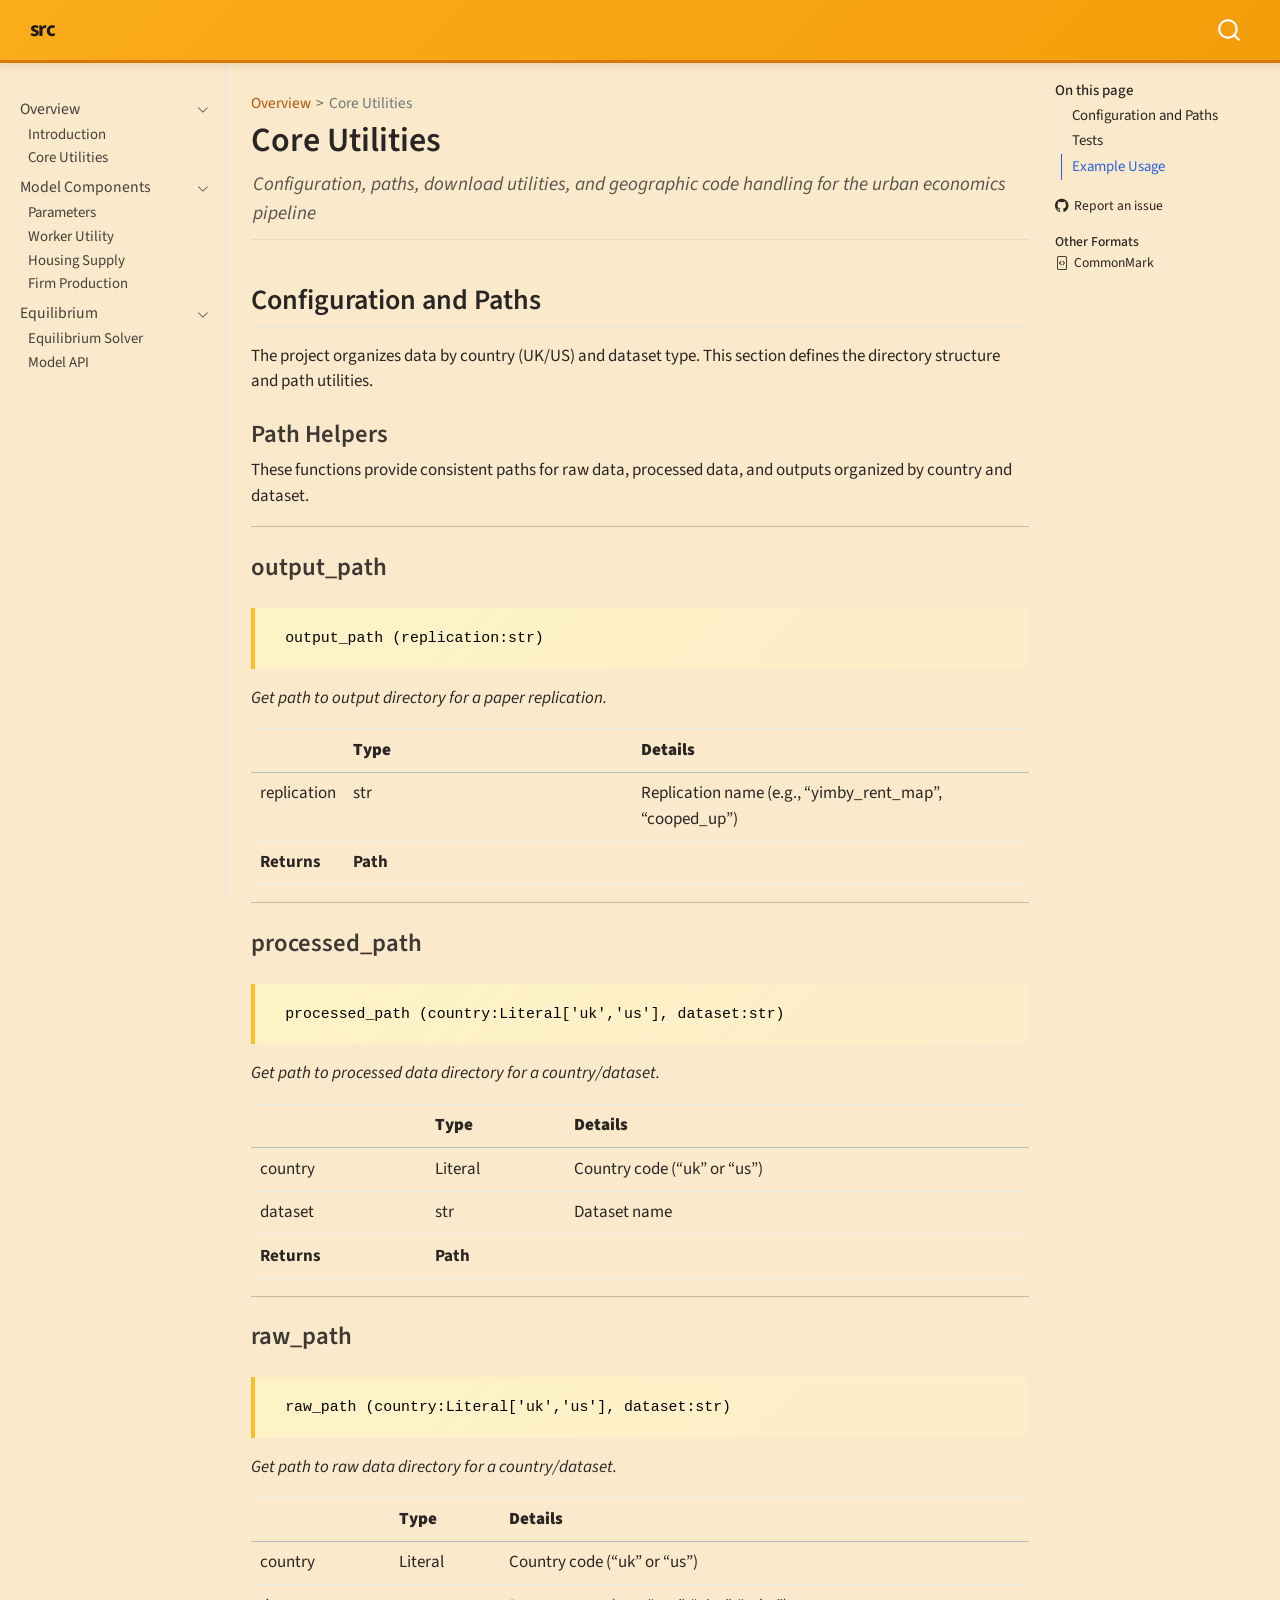
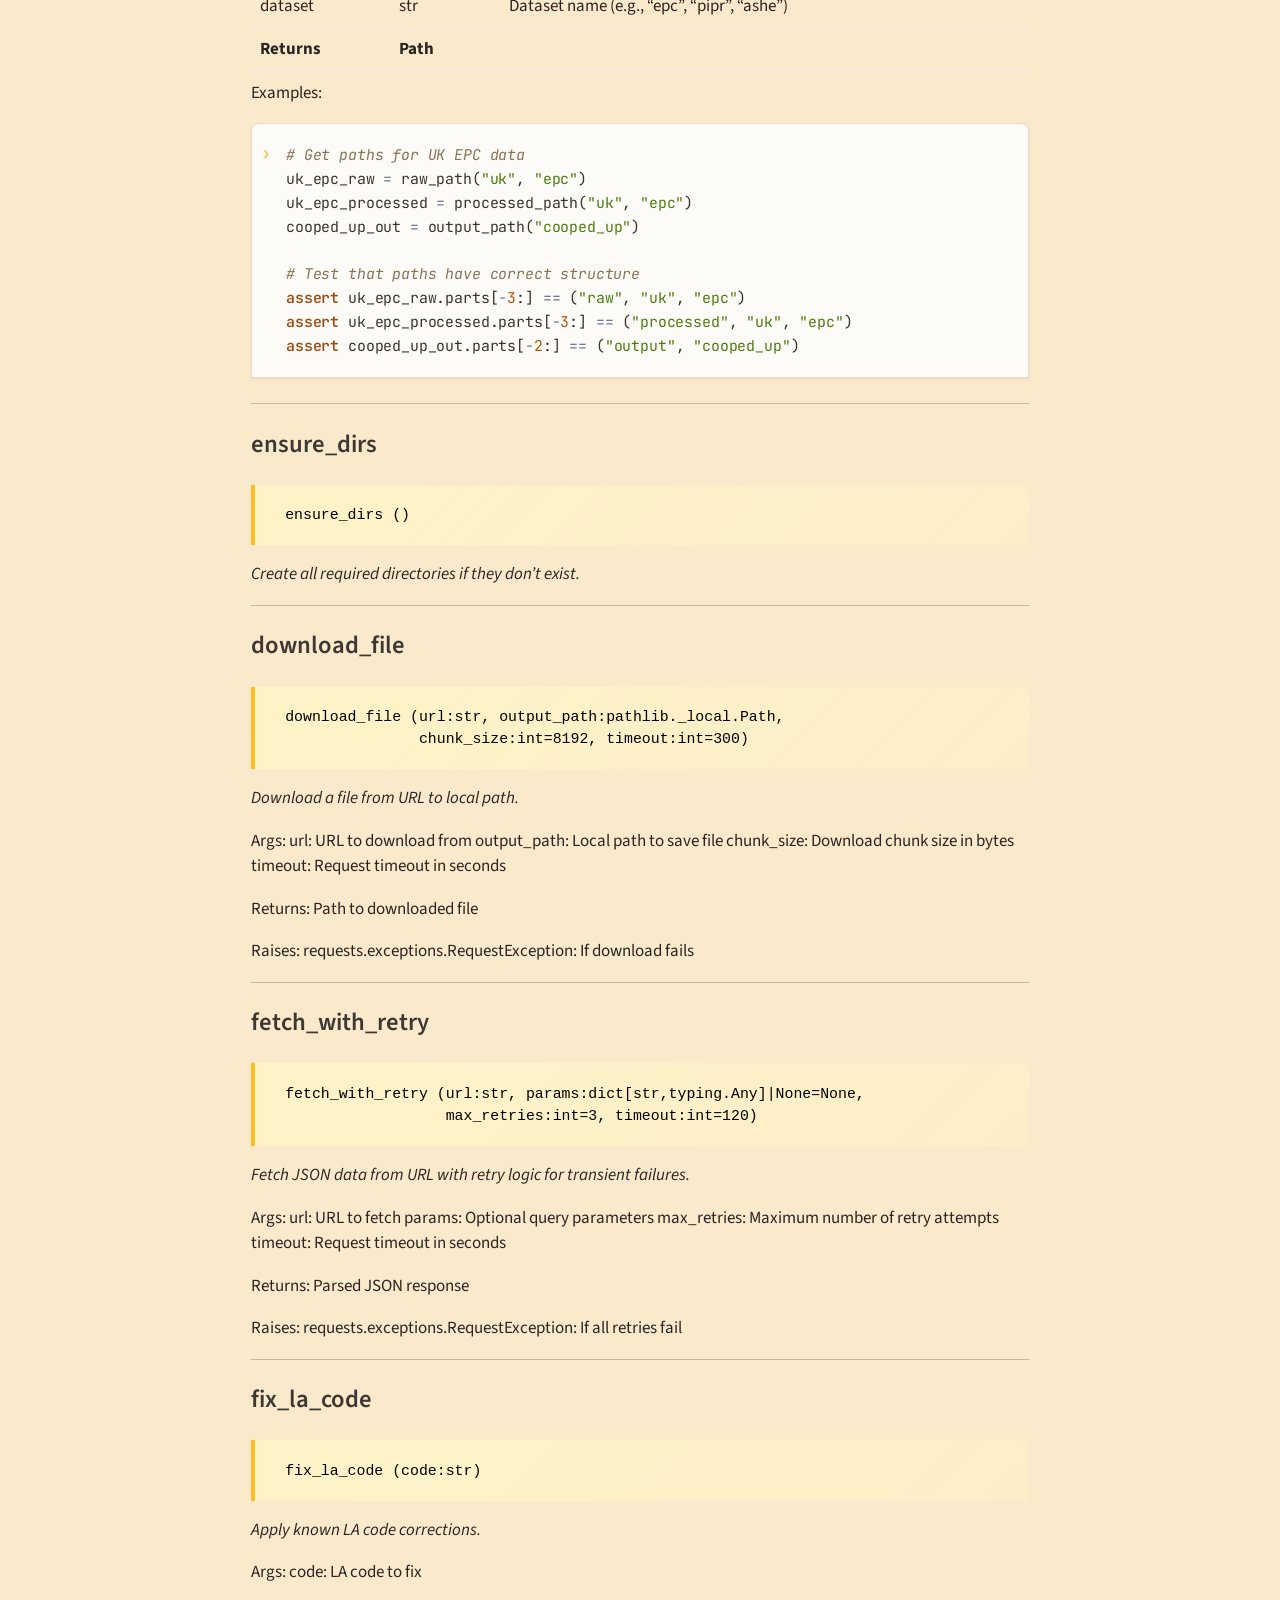
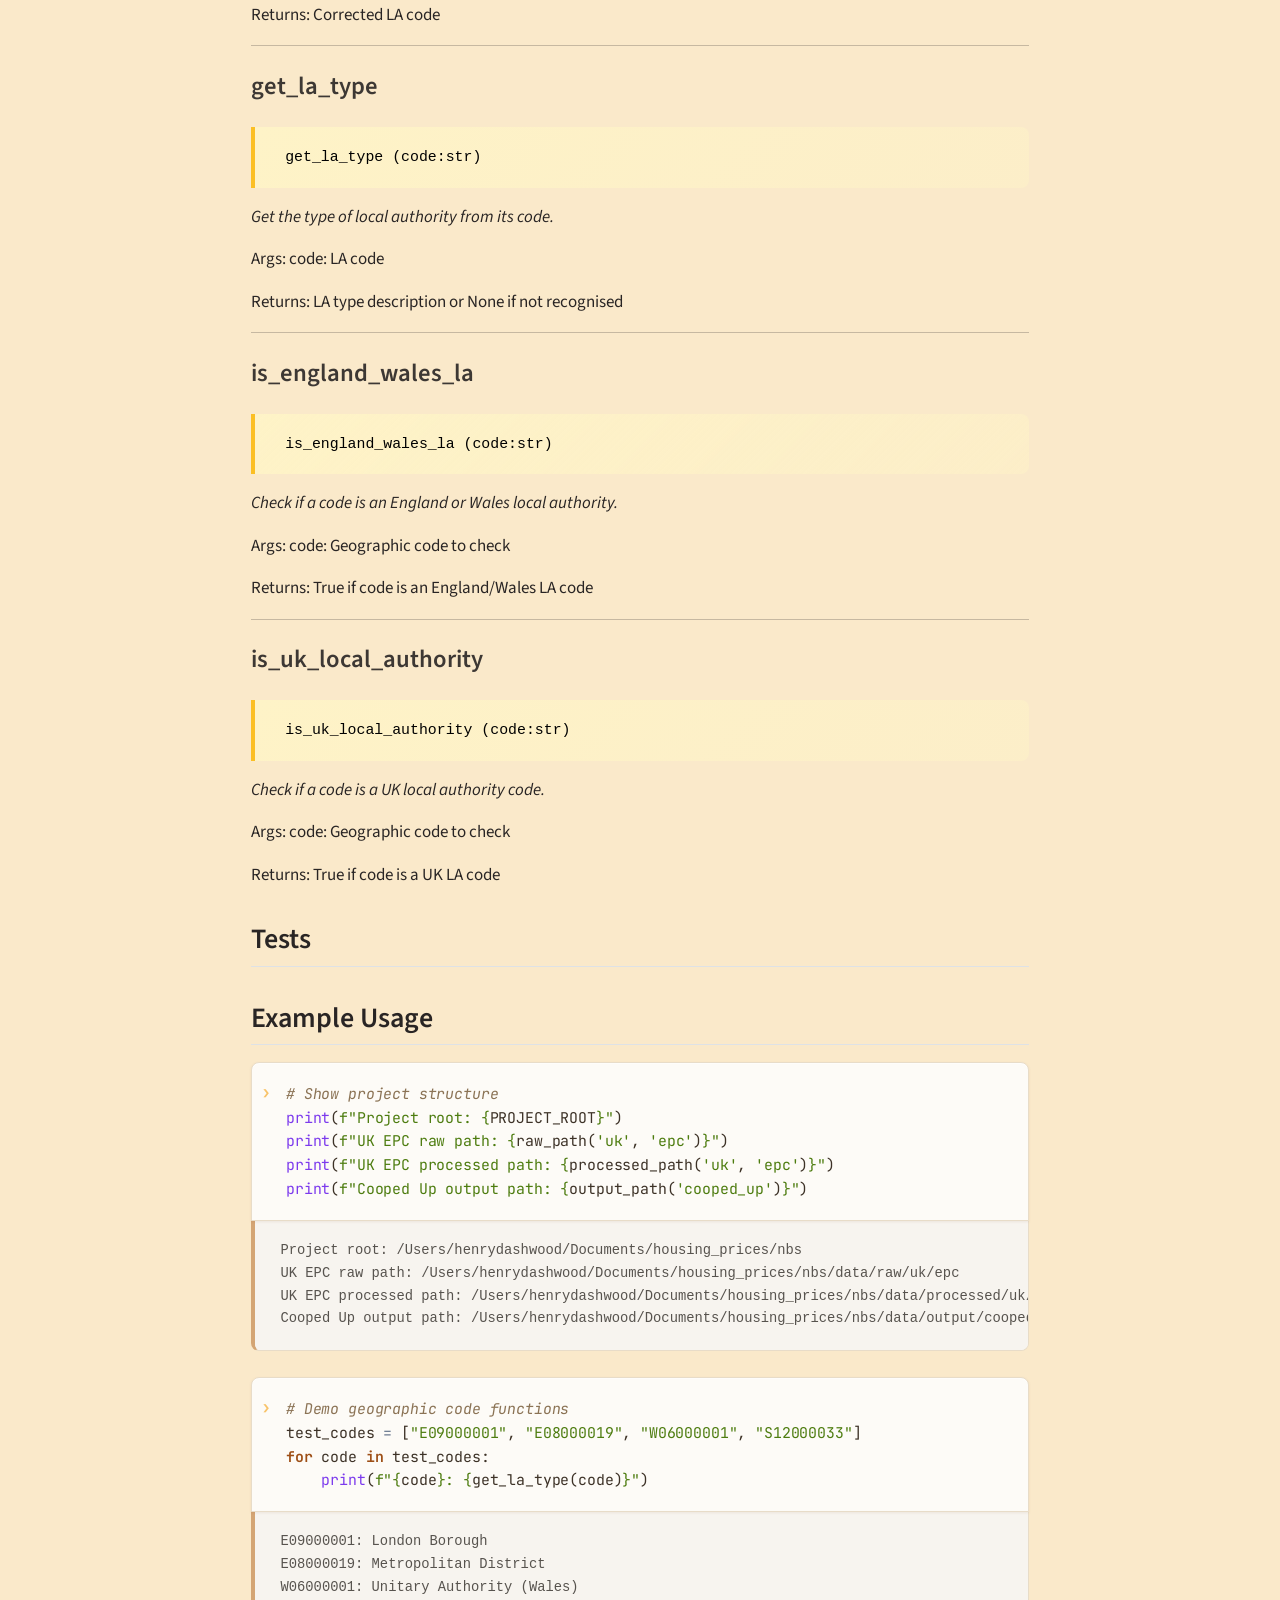
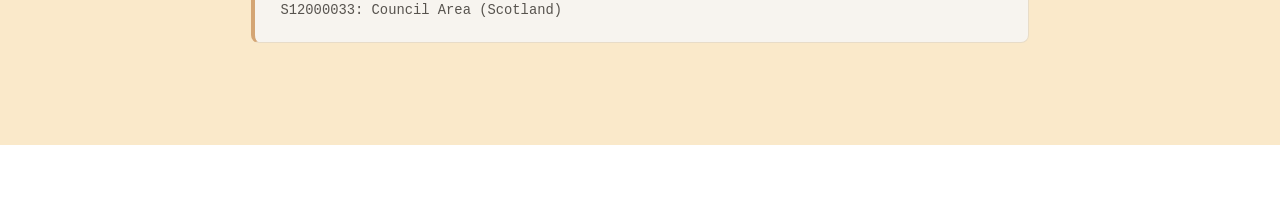
<file: docs/core.html>
<!DOCTYPE html>
<html xmlns="http://www.w3.org/1999/xhtml" lang="en" xml:lang="en"><head>

<meta charset="utf-8">
<meta name="generator" content="quarto-1.4.549">

<meta name="viewport" content="width=device-width, initial-scale=1.0, user-scalable=yes">

<meta name="description" content="Configuration, paths, download utilities, and geographic code handling for the urban economics pipeline">

<title>src - Core Utilities</title>
<style>
code{white-space: pre-wrap;}
span.smallcaps{font-variant: small-caps;}
div.columns{display: flex; gap: min(4vw, 1.5em);}
div.column{flex: auto; overflow-x: auto;}
div.hanging-indent{margin-left: 1.5em; text-indent: -1.5em;}
ul.task-list{list-style: none;}
ul.task-list li input[type="checkbox"] {
  width: 0.8em;
  margin: 0 0.8em 0.2em -1em; /* quarto-specific, see https://github.com/quarto-dev/quarto-cli/issues/4556 */ 
  vertical-align: middle;
}
/* CSS for syntax highlighting */
pre > code.sourceCode { white-space: pre; position: relative; }
pre > code.sourceCode > span { line-height: 1.25; }
pre > code.sourceCode > span:empty { height: 1.2em; }
.sourceCode { overflow: visible; }
code.sourceCode > span { color: inherit; text-decoration: inherit; }
div.sourceCode { margin: 1em 0; }
pre.sourceCode { margin: 0; }
@media screen {
div.sourceCode { overflow: auto; }
}
@media print {
pre > code.sourceCode { white-space: pre-wrap; }
pre > code.sourceCode > span { text-indent: -5em; padding-left: 5em; }
}
pre.numberSource code
  { counter-reset: source-line 0; }
pre.numberSource code > span
  { position: relative; left: -4em; counter-increment: source-line; }
pre.numberSource code > span > a:first-child::before
  { content: counter(source-line);
    position: relative; left: -1em; text-align: right; vertical-align: baseline;
    border: none; display: inline-block;
    -webkit-touch-callout: none; -webkit-user-select: none;
    -khtml-user-select: none; -moz-user-select: none;
    -ms-user-select: none; user-select: none;
    padding: 0 4px; width: 4em;
  }
pre.numberSource { margin-left: 3em;  padding-left: 4px; }
div.sourceCode
  {   }
@media screen {
pre > code.sourceCode > span > a:first-child::before { text-decoration: underline; }
}
</style>


<script src="site_libs/quarto-nav/quarto-nav.js"></script>
<script src="site_libs/quarto-nav/headroom.min.js"></script>
<script src="site_libs/clipboard/clipboard.min.js"></script>
<script src="site_libs/quarto-search/autocomplete.umd.js"></script>
<script src="site_libs/quarto-search/fuse.min.js"></script>
<script src="site_libs/quarto-search/quarto-search.js"></script>
<meta name="quarto:offset" content="./">
<script src="site_libs/quarto-html/quarto.js"></script>
<script src="site_libs/quarto-html/popper.min.js"></script>
<script src="site_libs/quarto-html/tippy.umd.min.js"></script>
<script src="site_libs/quarto-html/anchor.min.js"></script>
<link href="site_libs/quarto-html/tippy.css" rel="stylesheet">
<link href="site_libs/quarto-html/quarto-syntax-highlighting.css" rel="stylesheet" id="quarto-text-highlighting-styles">
<script src="site_libs/bootstrap/bootstrap.min.js"></script>
<link href="site_libs/bootstrap/bootstrap-icons.css" rel="stylesheet">
<link href="site_libs/bootstrap/bootstrap.min.css" rel="stylesheet" id="quarto-bootstrap" data-mode="light">
<script id="quarto-search-options" type="application/json">{
  "location": "navbar",
  "copy-button": false,
  "collapse-after": 3,
  "panel-placement": "end",
  "type": "overlay",
  "limit": 50,
  "keyboard-shortcut": [
    "f",
    "/",
    "s"
  ],
  "show-item-context": false,
  "language": {
    "search-no-results-text": "No results",
    "search-matching-documents-text": "matching documents",
    "search-copy-link-title": "Copy link to search",
    "search-hide-matches-text": "Hide additional matches",
    "search-more-match-text": "more match in this document",
    "search-more-matches-text": "more matches in this document",
    "search-clear-button-title": "Clear",
    "search-text-placeholder": "",
    "search-detached-cancel-button-title": "Cancel",
    "search-submit-button-title": "Submit",
    "search-label": "Search"
  }
}</script>
<link rel="preconnect" href="https://fonts.googleapis.com">
<link rel="preconnect" href="https://fonts.gstatic.com" crossorigin="">
<link href="https://fonts.googleapis.com/css2?family=JetBrains+Mono:ital,wght@0,400;0,500;0,600;0,700;1,400&amp;display=swap" rel="stylesheet">


<link rel="stylesheet" href="styles.css">
<meta property="og:title" content="src - Core Utilities">
<meta property="og:description" content="Configuration, paths, download utilities, and geographic code handling for the urban economics pipeline">
<meta property="og:site_name" content="src">
<meta name="twitter:title" content="src - Core Utilities">
<meta name="twitter:description" content="Configuration, paths, download utilities, and geographic code handling for the urban economics pipeline">
<meta name="twitter:card" content="summary">
</head>

<body class="nav-sidebar docked nav-fixed">

<div id="quarto-search-results"></div>
  <header id="quarto-header" class="headroom fixed-top">
    <nav class="navbar navbar-expand-lg " data-bs-theme="dark">
      <div class="navbar-container container-fluid">
      <div class="navbar-brand-container mx-auto">
    <a class="navbar-brand" href="./index.html">
    <span class="navbar-title">src</span>
    </a>
  </div>
        <div class="quarto-navbar-tools">
</div>
          <div id="quarto-search" class="" title="Search"></div>
      </div> <!-- /container-fluid -->
    </nav>
  <nav class="quarto-secondary-nav">
    <div class="container-fluid d-flex">
      <button type="button" class="quarto-btn-toggle btn" data-bs-toggle="collapse" data-bs-target=".quarto-sidebar-collapse-item" aria-controls="quarto-sidebar" aria-expanded="false" aria-label="Toggle sidebar navigation" onclick="if (window.quartoToggleHeadroom) { window.quartoToggleHeadroom(); }">
        <i class="bi bi-layout-text-sidebar-reverse"></i>
      </button>
        <nav class="quarto-page-breadcrumbs" aria-label="breadcrumb"><ol class="breadcrumb"><li class="breadcrumb-item"><a href="./index.html">Overview</a></li><li class="breadcrumb-item"><a href="./core.html">Core Utilities</a></li></ol></nav>
        <a class="flex-grow-1" role="button" data-bs-toggle="collapse" data-bs-target=".quarto-sidebar-collapse-item" aria-controls="quarto-sidebar" aria-expanded="false" aria-label="Toggle sidebar navigation" onclick="if (window.quartoToggleHeadroom) { window.quartoToggleHeadroom(); }">      
        </a>
    </div>
  </nav>
</header>
<!-- content -->
<div id="quarto-content" class="quarto-container page-columns page-rows-contents page-layout-article page-navbar">
<!-- sidebar -->
  <nav id="quarto-sidebar" class="sidebar collapse collapse-horizontal quarto-sidebar-collapse-item sidebar-navigation docked overflow-auto">
    <div class="sidebar-menu-container"> 
    <ul class="list-unstyled mt-1">
        <li class="sidebar-item sidebar-item-section">
      <div class="sidebar-item-container"> 
            <a class="sidebar-item-text sidebar-link text-start" data-bs-toggle="collapse" data-bs-target="#quarto-sidebar-section-1" aria-expanded="true">
 <span class="menu-text">Overview</span></a>
          <a class="sidebar-item-toggle text-start" data-bs-toggle="collapse" data-bs-target="#quarto-sidebar-section-1" aria-expanded="true" aria-label="Toggle section">
            <i class="bi bi-chevron-right ms-2"></i>
          </a> 
      </div>
      <ul id="quarto-sidebar-section-1" class="collapse list-unstyled sidebar-section depth1 show">  
          <li class="sidebar-item">
  <div class="sidebar-item-container"> 
  <a href="./index.html" class="sidebar-item-text sidebar-link">
 <span class="menu-text">Introduction</span></a>
  </div>
</li>
          <li class="sidebar-item">
  <div class="sidebar-item-container"> 
  <a href="./core.html" class="sidebar-item-text sidebar-link active">
 <span class="menu-text">Core Utilities</span></a>
  </div>
</li>
      </ul>
  </li>
        <li class="sidebar-item sidebar-item-section">
      <div class="sidebar-item-container"> 
            <a class="sidebar-item-text sidebar-link text-start" data-bs-toggle="collapse" data-bs-target="#quarto-sidebar-section-2" aria-expanded="true">
 <span class="menu-text">Model Components</span></a>
          <a class="sidebar-item-toggle text-start" data-bs-toggle="collapse" data-bs-target="#quarto-sidebar-section-2" aria-expanded="true" aria-label="Toggle section">
            <i class="bi bi-chevron-right ms-2"></i>
          </a> 
      </div>
      <ul id="quarto-sidebar-section-2" class="collapse list-unstyled sidebar-section depth1 show">  
          <li class="sidebar-item">
  <div class="sidebar-item-container"> 
  <a href="./parameters.html" class="sidebar-item-text sidebar-link">
 <span class="menu-text">Parameters</span></a>
  </div>
</li>
          <li class="sidebar-item">
  <div class="sidebar-item-container"> 
  <a href="./utility.html" class="sidebar-item-text sidebar-link">
 <span class="menu-text">Worker Utility</span></a>
  </div>
</li>
          <li class="sidebar-item">
  <div class="sidebar-item-container"> 
  <a href="./housing.html" class="sidebar-item-text sidebar-link">
 <span class="menu-text">Housing Supply</span></a>
  </div>
</li>
          <li class="sidebar-item">
  <div class="sidebar-item-container"> 
  <a href="./production.html" class="sidebar-item-text sidebar-link">
 <span class="menu-text">Firm Production</span></a>
  </div>
</li>
      </ul>
  </li>
        <li class="sidebar-item sidebar-item-section">
      <div class="sidebar-item-container"> 
            <a class="sidebar-item-text sidebar-link text-start" data-bs-toggle="collapse" data-bs-target="#quarto-sidebar-section-3" aria-expanded="true">
 <span class="menu-text">Equilibrium</span></a>
          <a class="sidebar-item-toggle text-start" data-bs-toggle="collapse" data-bs-target="#quarto-sidebar-section-3" aria-expanded="true" aria-label="Toggle section">
            <i class="bi bi-chevron-right ms-2"></i>
          </a> 
      </div>
      <ul id="quarto-sidebar-section-3" class="collapse list-unstyled sidebar-section depth1 show">  
          <li class="sidebar-item">
  <div class="sidebar-item-container"> 
  <a href="./equilibrium.html" class="sidebar-item-text sidebar-link">
 <span class="menu-text">Equilibrium Solver</span></a>
  </div>
</li>
          <li class="sidebar-item">
  <div class="sidebar-item-container"> 
  <a href="./model.html" class="sidebar-item-text sidebar-link">
 <span class="menu-text">Model API</span></a>
  </div>
</li>
      </ul>
  </li>
    </ul>
    </div>
</nav>
<div id="quarto-sidebar-glass" class="quarto-sidebar-collapse-item" data-bs-toggle="collapse" data-bs-target=".quarto-sidebar-collapse-item"></div>
<!-- margin-sidebar -->
    <div id="quarto-margin-sidebar" class="sidebar margin-sidebar">
        <nav id="TOC" role="doc-toc" class="toc-active">
    <h2 id="toc-title">On this page</h2>
   
  <ul>
  <li><a href="#configuration-and-paths" id="toc-configuration-and-paths" class="nav-link active" data-scroll-target="#configuration-and-paths">Configuration and Paths</a>
  <ul class="collapse">
  <li><a href="#path-helpers" id="toc-path-helpers" class="nav-link" data-scroll-target="#path-helpers">Path Helpers</a></li>
  <li><a href="#output_path" id="toc-output_path" class="nav-link" data-scroll-target="#output_path">output_path</a></li>
  <li><a href="#processed_path" id="toc-processed_path" class="nav-link" data-scroll-target="#processed_path">processed_path</a></li>
  <li><a href="#raw_path" id="toc-raw_path" class="nav-link" data-scroll-target="#raw_path">raw_path</a></li>
  <li><a href="#ensure_dirs" id="toc-ensure_dirs" class="nav-link" data-scroll-target="#ensure_dirs">ensure_dirs</a></li>
  <li><a href="#download_file" id="toc-download_file" class="nav-link" data-scroll-target="#download_file">download_file</a></li>
  <li><a href="#fetch_with_retry" id="toc-fetch_with_retry" class="nav-link" data-scroll-target="#fetch_with_retry">fetch_with_retry</a></li>
  <li><a href="#fix_la_code" id="toc-fix_la_code" class="nav-link" data-scroll-target="#fix_la_code">fix_la_code</a></li>
  <li><a href="#get_la_type" id="toc-get_la_type" class="nav-link" data-scroll-target="#get_la_type">get_la_type</a></li>
  <li><a href="#is_england_wales_la" id="toc-is_england_wales_la" class="nav-link" data-scroll-target="#is_england_wales_la">is_england_wales_la</a></li>
  <li><a href="#is_uk_local_authority" id="toc-is_uk_local_authority" class="nav-link" data-scroll-target="#is_uk_local_authority">is_uk_local_authority</a></li>
  </ul></li>
  <li><a href="#tests" id="toc-tests" class="nav-link" data-scroll-target="#tests">Tests</a></li>
  <li><a href="#example-usage" id="toc-example-usage" class="nav-link" data-scroll-target="#example-usage">Example Usage</a></li>
  </ul>
<div class="toc-actions"><ul><li><a href="https://github.com/henrydashwood/housing_prices/issues/new" class="toc-action"><i class="bi bi-github"></i>Report an issue</a></li></ul></div><div class="quarto-alternate-formats"><h2>Other Formats</h2><ul><li><a href="core.html.md"><i class="bi bi-file-code"></i>CommonMark</a></li></ul></div></nav>
    </div>
<!-- main -->
<main class="content" id="quarto-document-content">

<header id="title-block-header" class="quarto-title-block default"><nav class="quarto-page-breadcrumbs quarto-title-breadcrumbs d-none d-lg-block" aria-label="breadcrumb"><ol class="breadcrumb"><li class="breadcrumb-item"><a href="./index.html">Overview</a></li><li class="breadcrumb-item"><a href="./core.html">Core Utilities</a></li></ol></nav>
<div class="quarto-title">
<h1 class="title">Core Utilities</h1>
</div>

<div>
  <div class="description">
    Configuration, paths, download utilities, and geographic code handling for the urban economics pipeline
  </div>
</div>


<div class="quarto-title-meta">

    
  
    
  </div>
  


</header>


<!-- WARNING: THIS FILE WAS AUTOGENERATED! DO NOT EDIT! -->
<section id="configuration-and-paths" class="level2">
<h2 class="anchored" data-anchor-id="configuration-and-paths">Configuration and Paths</h2>
<p>The project organizes data by country (UK/US) and dataset type. This section defines the directory structure and path utilities.</p>
<section id="path-helpers" class="level3">
<h3 class="anchored" data-anchor-id="path-helpers">Path Helpers</h3>
<p>These functions provide consistent paths for raw data, processed data, and outputs organized by country and dataset.</p>
<hr>
</section>
<section id="output_path" class="level3">
<h3 class="anchored" data-anchor-id="output_path">output_path</h3>
<blockquote class="blockquote">
<pre><code> output_path (replication:str)</code></pre>
</blockquote>
<p><em>Get path to output directory for a paper replication.</em></p>
<table class="table">
<colgroup>
<col style="width: 9%">
<col style="width: 38%">
<col style="width: 52%">
</colgroup>
<thead>
<tr class="header">
<th></th>
<th><strong>Type</strong></th>
<th><strong>Details</strong></th>
</tr>
</thead>
<tbody>
<tr class="odd">
<td>replication</td>
<td>str</td>
<td>Replication name (e.g., “yimby_rent_map”, “cooped_up”)</td>
</tr>
<tr class="even">
<td><strong>Returns</strong></td>
<td><strong>Path</strong></td>
<td></td>
</tr>
</tbody>
</table>
<hr>
</section>
<section id="processed_path" class="level3">
<h3 class="anchored" data-anchor-id="processed_path">processed_path</h3>
<blockquote class="blockquote">
<pre><code> processed_path (country:Literal['uk','us'], dataset:str)</code></pre>
</blockquote>
<p><em>Get path to processed data directory for a country/dataset.</em></p>
<table class="table">
<thead>
<tr class="header">
<th></th>
<th><strong>Type</strong></th>
<th><strong>Details</strong></th>
</tr>
</thead>
<tbody>
<tr class="odd">
<td>country</td>
<td>Literal</td>
<td>Country code (“uk” or “us”)</td>
</tr>
<tr class="even">
<td>dataset</td>
<td>str</td>
<td>Dataset name</td>
</tr>
<tr class="odd">
<td><strong>Returns</strong></td>
<td><strong>Path</strong></td>
<td></td>
</tr>
</tbody>
</table>
<hr>
</section>
<section id="raw_path" class="level3">
<h3 class="anchored" data-anchor-id="raw_path">raw_path</h3>
<blockquote class="blockquote">
<pre><code> raw_path (country:Literal['uk','us'], dataset:str)</code></pre>
</blockquote>
<p><em>Get path to raw data directory for a country/dataset.</em></p>
<table class="table">
<thead>
<tr class="header">
<th></th>
<th><strong>Type</strong></th>
<th><strong>Details</strong></th>
</tr>
</thead>
<tbody>
<tr class="odd">
<td>country</td>
<td>Literal</td>
<td>Country code (“uk” or “us”)</td>
</tr>
<tr class="even">
<td>dataset</td>
<td>str</td>
<td>Dataset name (e.g., “epc”, “pipr”, “ashe”)</td>
</tr>
<tr class="odd">
<td><strong>Returns</strong></td>
<td><strong>Path</strong></td>
<td></td>
</tr>
</tbody>
</table>
<p>Examples:</p>
<div id="cell-8" class="cell">
<div class="sourceCode cell-code" id="cb4"><pre class="sourceCode python code-with-copy"><code class="sourceCode python"><span id="cb4-1"><a href="#cb4-1" aria-hidden="true" tabindex="-1"></a><span class="co"># Get paths for UK EPC data</span></span>
<span id="cb4-2"><a href="#cb4-2" aria-hidden="true" tabindex="-1"></a>uk_epc_raw <span class="op">=</span> raw_path(<span class="st">"uk"</span>, <span class="st">"epc"</span>)</span>
<span id="cb4-3"><a href="#cb4-3" aria-hidden="true" tabindex="-1"></a>uk_epc_processed <span class="op">=</span> processed_path(<span class="st">"uk"</span>, <span class="st">"epc"</span>)</span>
<span id="cb4-4"><a href="#cb4-4" aria-hidden="true" tabindex="-1"></a>cooped_up_out <span class="op">=</span> output_path(<span class="st">"cooped_up"</span>)</span>
<span id="cb4-5"><a href="#cb4-5" aria-hidden="true" tabindex="-1"></a></span>
<span id="cb4-6"><a href="#cb4-6" aria-hidden="true" tabindex="-1"></a><span class="co"># Test that paths have correct structure</span></span>
<span id="cb4-7"><a href="#cb4-7" aria-hidden="true" tabindex="-1"></a><span class="cf">assert</span> uk_epc_raw.parts[<span class="op">-</span><span class="dv">3</span>:] <span class="op">==</span> (<span class="st">"raw"</span>, <span class="st">"uk"</span>, <span class="st">"epc"</span>)</span>
<span id="cb4-8"><a href="#cb4-8" aria-hidden="true" tabindex="-1"></a><span class="cf">assert</span> uk_epc_processed.parts[<span class="op">-</span><span class="dv">3</span>:] <span class="op">==</span> (<span class="st">"processed"</span>, <span class="st">"uk"</span>, <span class="st">"epc"</span>)</span>
<span id="cb4-9"><a href="#cb4-9" aria-hidden="true" tabindex="-1"></a><span class="cf">assert</span> cooped_up_out.parts[<span class="op">-</span><span class="dv">2</span>:] <span class="op">==</span> (<span class="st">"output"</span>, <span class="st">"cooped_up"</span>)</span></code><button title="Copy to Clipboard" class="code-copy-button"><i class="bi"></i></button></pre></div>
</div>
<hr>
</section>
<section id="ensure_dirs" class="level3">
<h3 class="anchored" data-anchor-id="ensure_dirs">ensure_dirs</h3>
<blockquote class="blockquote">
<pre><code> ensure_dirs ()</code></pre>
</blockquote>
<p><em>Create all required directories if they don’t exist.</em></p>
<hr>
</section>
<section id="download_file" class="level3">
<h3 class="anchored" data-anchor-id="download_file">download_file</h3>
<blockquote class="blockquote">
<pre><code> download_file (url:str, output_path:pathlib._local.Path,
                chunk_size:int=8192, timeout:int=300)</code></pre>
</blockquote>
<p><em>Download a file from URL to local path.</em></p>
<p>Args: url: URL to download from output_path: Local path to save file chunk_size: Download chunk size in bytes timeout: Request timeout in seconds</p>
<p>Returns: Path to downloaded file</p>
<p>Raises: requests.exceptions.RequestException: If download fails</p>
<hr>
</section>
<section id="fetch_with_retry" class="level3">
<h3 class="anchored" data-anchor-id="fetch_with_retry">fetch_with_retry</h3>
<blockquote class="blockquote">
<pre><code> fetch_with_retry (url:str, params:dict[str,typing.Any]|None=None,
                   max_retries:int=3, timeout:int=120)</code></pre>
</blockquote>
<p><em>Fetch JSON data from URL with retry logic for transient failures.</em></p>
<p>Args: url: URL to fetch params: Optional query parameters max_retries: Maximum number of retry attempts timeout: Request timeout in seconds</p>
<p>Returns: Parsed JSON response</p>
<p>Raises: requests.exceptions.RequestException: If all retries fail</p>
<hr>
</section>
<section id="fix_la_code" class="level3">
<h3 class="anchored" data-anchor-id="fix_la_code">fix_la_code</h3>
<blockquote class="blockquote">
<pre><code> fix_la_code (code:str)</code></pre>
</blockquote>
<p><em>Apply known LA code corrections.</em></p>
<p>Args: code: LA code to fix</p>
<p>Returns: Corrected LA code</p>
<hr>
</section>
<section id="get_la_type" class="level3">
<h3 class="anchored" data-anchor-id="get_la_type">get_la_type</h3>
<blockquote class="blockquote">
<pre><code> get_la_type (code:str)</code></pre>
</blockquote>
<p><em>Get the type of local authority from its code.</em></p>
<p>Args: code: LA code</p>
<p>Returns: LA type description or None if not recognised</p>
<hr>
</section>
<section id="is_england_wales_la" class="level3">
<h3 class="anchored" data-anchor-id="is_england_wales_la">is_england_wales_la</h3>
<blockquote class="blockquote">
<pre><code> is_england_wales_la (code:str)</code></pre>
</blockquote>
<p><em>Check if a code is an England or Wales local authority.</em></p>
<p>Args: code: Geographic code to check</p>
<p>Returns: True if code is an England/Wales LA code</p>
<hr>
</section>
<section id="is_uk_local_authority" class="level3">
<h3 class="anchored" data-anchor-id="is_uk_local_authority">is_uk_local_authority</h3>
<blockquote class="blockquote">
<pre><code> is_uk_local_authority (code:str)</code></pre>
</blockquote>
<p><em>Check if a code is a UK local authority code.</em></p>
<p>Args: code: Geographic code to check</p>
<p>Returns: True if code is a UK LA code</p>
</section>
</section>
<section id="tests" class="level2">
<h2 class="anchored" data-anchor-id="tests">Tests</h2>
</section>
<section id="example-usage" class="level2">
<h2 class="anchored" data-anchor-id="example-usage">Example Usage</h2>
<div id="cell-18" class="cell" data-execution_count="10">
<div class="sourceCode cell-code" id="cb12"><pre class="sourceCode python code-with-copy"><code class="sourceCode python"><span id="cb12-1"><a href="#cb12-1" aria-hidden="true" tabindex="-1"></a><span class="co"># Show project structure</span></span>
<span id="cb12-2"><a href="#cb12-2" aria-hidden="true" tabindex="-1"></a><span class="bu">print</span>(<span class="ss">f"Project root: </span><span class="sc">{</span>PROJECT_ROOT<span class="sc">}</span><span class="ss">"</span>)</span>
<span id="cb12-3"><a href="#cb12-3" aria-hidden="true" tabindex="-1"></a><span class="bu">print</span>(<span class="ss">f"UK EPC raw path: </span><span class="sc">{</span>raw_path(<span class="st">'uk'</span>, <span class="st">'epc'</span>)<span class="sc">}</span><span class="ss">"</span>)</span>
<span id="cb12-4"><a href="#cb12-4" aria-hidden="true" tabindex="-1"></a><span class="bu">print</span>(<span class="ss">f"UK EPC processed path: </span><span class="sc">{</span>processed_path(<span class="st">'uk'</span>, <span class="st">'epc'</span>)<span class="sc">}</span><span class="ss">"</span>)</span>
<span id="cb12-5"><a href="#cb12-5" aria-hidden="true" tabindex="-1"></a><span class="bu">print</span>(<span class="ss">f"Cooped Up output path: </span><span class="sc">{</span>output_path(<span class="st">'cooped_up'</span>)<span class="sc">}</span><span class="ss">"</span>)</span></code><button title="Copy to Clipboard" class="code-copy-button"><i class="bi"></i></button></pre></div>
<div class="cell-output cell-output-stdout">
<pre><code>Project root: /Users/henrydashwood/Documents/housing_prices/nbs
UK EPC raw path: /Users/henrydashwood/Documents/housing_prices/nbs/data/raw/uk/epc
UK EPC processed path: /Users/henrydashwood/Documents/housing_prices/nbs/data/processed/uk/epc
Cooped Up output path: /Users/henrydashwood/Documents/housing_prices/nbs/data/output/cooped_up</code></pre>
</div>
</div>
<div id="cell-19" class="cell" data-execution_count="11">
<div class="sourceCode cell-code" id="cb14"><pre class="sourceCode python code-with-copy"><code class="sourceCode python"><span id="cb14-1"><a href="#cb14-1" aria-hidden="true" tabindex="-1"></a><span class="co"># Demo geographic code functions</span></span>
<span id="cb14-2"><a href="#cb14-2" aria-hidden="true" tabindex="-1"></a>test_codes <span class="op">=</span> [<span class="st">"E09000001"</span>, <span class="st">"E08000019"</span>, <span class="st">"W06000001"</span>, <span class="st">"S12000033"</span>]</span>
<span id="cb14-3"><a href="#cb14-3" aria-hidden="true" tabindex="-1"></a><span class="cf">for</span> code <span class="kw">in</span> test_codes:</span>
<span id="cb14-4"><a href="#cb14-4" aria-hidden="true" tabindex="-1"></a>    <span class="bu">print</span>(<span class="ss">f"</span><span class="sc">{</span>code<span class="sc">}</span><span class="ss">: </span><span class="sc">{</span>get_la_type(code)<span class="sc">}</span><span class="ss">"</span>)</span></code><button title="Copy to Clipboard" class="code-copy-button"><i class="bi"></i></button></pre></div>
<div class="cell-output cell-output-stdout">
<pre><code>E09000001: London Borough
E08000019: Metropolitan District
W06000001: Unitary Authority (Wales)
S12000033: Council Area (Scotland)</code></pre>
</div>
</div>


</section>

</main> <!-- /main -->
<script id="quarto-html-after-body" type="application/javascript">
window.document.addEventListener("DOMContentLoaded", function (event) {
  const toggleBodyColorMode = (bsSheetEl) => {
    const mode = bsSheetEl.getAttribute("data-mode");
    const bodyEl = window.document.querySelector("body");
    if (mode === "dark") {
      bodyEl.classList.add("quarto-dark");
      bodyEl.classList.remove("quarto-light");
    } else {
      bodyEl.classList.add("quarto-light");
      bodyEl.classList.remove("quarto-dark");
    }
  }
  const toggleBodyColorPrimary = () => {
    const bsSheetEl = window.document.querySelector("link#quarto-bootstrap");
    if (bsSheetEl) {
      toggleBodyColorMode(bsSheetEl);
    }
  }
  toggleBodyColorPrimary();  
  const icon = "";
  const anchorJS = new window.AnchorJS();
  anchorJS.options = {
    placement: 'right',
    icon: icon
  };
  anchorJS.add('.anchored');
  const isCodeAnnotation = (el) => {
    for (const clz of el.classList) {
      if (clz.startsWith('code-annotation-')) {                     
        return true;
      }
    }
    return false;
  }
  const clipboard = new window.ClipboardJS('.code-copy-button', {
    text: function(trigger) {
      const codeEl = trigger.previousElementSibling.cloneNode(true);
      for (const childEl of codeEl.children) {
        if (isCodeAnnotation(childEl)) {
          childEl.remove();
        }
      }
      return codeEl.innerText;
    }
  });
  clipboard.on('success', function(e) {
    // button target
    const button = e.trigger;
    // don't keep focus
    button.blur();
    // flash "checked"
    button.classList.add('code-copy-button-checked');
    var currentTitle = button.getAttribute("title");
    button.setAttribute("title", "Copied!");
    let tooltip;
    if (window.bootstrap) {
      button.setAttribute("data-bs-toggle", "tooltip");
      button.setAttribute("data-bs-placement", "left");
      button.setAttribute("data-bs-title", "Copied!");
      tooltip = new bootstrap.Tooltip(button, 
        { trigger: "manual", 
          customClass: "code-copy-button-tooltip",
          offset: [0, -8]});
      tooltip.show();    
    }
    setTimeout(function() {
      if (tooltip) {
        tooltip.hide();
        button.removeAttribute("data-bs-title");
        button.removeAttribute("data-bs-toggle");
        button.removeAttribute("data-bs-placement");
      }
      button.setAttribute("title", currentTitle);
      button.classList.remove('code-copy-button-checked');
    }, 1000);
    // clear code selection
    e.clearSelection();
  });
  function tippyHover(el, contentFn, onTriggerFn, onUntriggerFn) {
    const config = {
      allowHTML: true,
      maxWidth: 500,
      delay: 100,
      arrow: false,
      appendTo: function(el) {
          return el.parentElement;
      },
      interactive: true,
      interactiveBorder: 10,
      theme: 'quarto',
      placement: 'bottom-start',
    };
    if (contentFn) {
      config.content = contentFn;
    }
    if (onTriggerFn) {
      config.onTrigger = onTriggerFn;
    }
    if (onUntriggerFn) {
      config.onUntrigger = onUntriggerFn;
    }
    window.tippy(el, config); 
  }
  const noterefs = window.document.querySelectorAll('a[role="doc-noteref"]');
  for (var i=0; i<noterefs.length; i++) {
    const ref = noterefs[i];
    tippyHover(ref, function() {
      // use id or data attribute instead here
      let href = ref.getAttribute('data-footnote-href') || ref.getAttribute('href');
      try { href = new URL(href).hash; } catch {}
      const id = href.replace(/^#\/?/, "");
      const note = window.document.getElementById(id);
      return note.innerHTML;
    });
  }
  const xrefs = window.document.querySelectorAll('a.quarto-xref');
  const processXRef = (id, note) => {
    // Strip column container classes
    const stripColumnClz = (el) => {
      el.classList.remove("page-full", "page-columns");
      if (el.children) {
        for (const child of el.children) {
          stripColumnClz(child);
        }
      }
    }
    stripColumnClz(note)
    if (id === null || id.startsWith('sec-')) {
      // Special case sections, only their first couple elements
      const container = document.createElement("div");
      if (note.children && note.children.length > 2) {
        container.appendChild(note.children[0].cloneNode(true));
        for (let i = 1; i < note.children.length; i++) {
          const child = note.children[i];
          if (child.tagName === "P" && child.innerText === "") {
            continue;
          } else {
            container.appendChild(child.cloneNode(true));
            break;
          }
        }
        if (window.Quarto?.typesetMath) {
          window.Quarto.typesetMath(container);
        }
        return container.innerHTML
      } else {
        if (window.Quarto?.typesetMath) {
          window.Quarto.typesetMath(note);
        }
        return note.innerHTML;
      }
    } else {
      // Remove any anchor links if they are present
      const anchorLink = note.querySelector('a.anchorjs-link');
      if (anchorLink) {
        anchorLink.remove();
      }
      if (window.Quarto?.typesetMath) {
        window.Quarto.typesetMath(note);
      }
      // TODO in 1.5, we should make sure this works without a callout special case
      if (note.classList.contains("callout")) {
        return note.outerHTML;
      } else {
        return note.innerHTML;
      }
    }
  }
  for (var i=0; i<xrefs.length; i++) {
    const xref = xrefs[i];
    tippyHover(xref, undefined, function(instance) {
      instance.disable();
      let url = xref.getAttribute('href');
      let hash = undefined; 
      if (url.startsWith('#')) {
        hash = url;
      } else {
        try { hash = new URL(url).hash; } catch {}
      }
      if (hash) {
        const id = hash.replace(/^#\/?/, "");
        const note = window.document.getElementById(id);
        if (note !== null) {
          try {
            const html = processXRef(id, note.cloneNode(true));
            instance.setContent(html);
          } finally {
            instance.enable();
            instance.show();
          }
        } else {
          // See if we can fetch this
          fetch(url.split('#')[0])
          .then(res => res.text())
          .then(html => {
            const parser = new DOMParser();
            const htmlDoc = parser.parseFromString(html, "text/html");
            const note = htmlDoc.getElementById(id);
            if (note !== null) {
              const html = processXRef(id, note);
              instance.setContent(html);
            } 
          }).finally(() => {
            instance.enable();
            instance.show();
          });
        }
      } else {
        // See if we can fetch a full url (with no hash to target)
        // This is a special case and we should probably do some content thinning / targeting
        fetch(url)
        .then(res => res.text())
        .then(html => {
          const parser = new DOMParser();
          const htmlDoc = parser.parseFromString(html, "text/html");
          const note = htmlDoc.querySelector('main.content');
          if (note !== null) {
            // This should only happen for chapter cross references
            // (since there is no id in the URL)
            // remove the first header
            if (note.children.length > 0 && note.children[0].tagName === "HEADER") {
              note.children[0].remove();
            }
            const html = processXRef(null, note);
            instance.setContent(html);
          } 
        }).finally(() => {
          instance.enable();
          instance.show();
        });
      }
    }, function(instance) {
    });
  }
      let selectedAnnoteEl;
      const selectorForAnnotation = ( cell, annotation) => {
        let cellAttr = 'data-code-cell="' + cell + '"';
        let lineAttr = 'data-code-annotation="' +  annotation + '"';
        const selector = 'span[' + cellAttr + '][' + lineAttr + ']';
        return selector;
      }
      const selectCodeLines = (annoteEl) => {
        const doc = window.document;
        const targetCell = annoteEl.getAttribute("data-target-cell");
        const targetAnnotation = annoteEl.getAttribute("data-target-annotation");
        const annoteSpan = window.document.querySelector(selectorForAnnotation(targetCell, targetAnnotation));
        const lines = annoteSpan.getAttribute("data-code-lines").split(",");
        const lineIds = lines.map((line) => {
          return targetCell + "-" + line;
        })
        let top = null;
        let height = null;
        let parent = null;
        if (lineIds.length > 0) {
            //compute the position of the single el (top and bottom and make a div)
            const el = window.document.getElementById(lineIds[0]);
            top = el.offsetTop;
            height = el.offsetHeight;
            parent = el.parentElement.parentElement;
          if (lineIds.length > 1) {
            const lastEl = window.document.getElementById(lineIds[lineIds.length - 1]);
            const bottom = lastEl.offsetTop + lastEl.offsetHeight;
            height = bottom - top;
          }
          if (top !== null && height !== null && parent !== null) {
            // cook up a div (if necessary) and position it 
            let div = window.document.getElementById("code-annotation-line-highlight");
            if (div === null) {
              div = window.document.createElement("div");
              div.setAttribute("id", "code-annotation-line-highlight");
              div.style.position = 'absolute';
              parent.appendChild(div);
            }
            div.style.top = top - 2 + "px";
            div.style.height = height + 4 + "px";
            div.style.left = 0;
            let gutterDiv = window.document.getElementById("code-annotation-line-highlight-gutter");
            if (gutterDiv === null) {
              gutterDiv = window.document.createElement("div");
              gutterDiv.setAttribute("id", "code-annotation-line-highlight-gutter");
              gutterDiv.style.position = 'absolute';
              const codeCell = window.document.getElementById(targetCell);
              const gutter = codeCell.querySelector('.code-annotation-gutter');
              gutter.appendChild(gutterDiv);
            }
            gutterDiv.style.top = top - 2 + "px";
            gutterDiv.style.height = height + 4 + "px";
          }
          selectedAnnoteEl = annoteEl;
        }
      };
      const unselectCodeLines = () => {
        const elementsIds = ["code-annotation-line-highlight", "code-annotation-line-highlight-gutter"];
        elementsIds.forEach((elId) => {
          const div = window.document.getElementById(elId);
          if (div) {
            div.remove();
          }
        });
        selectedAnnoteEl = undefined;
      };
        // Handle positioning of the toggle
    window.addEventListener(
      "resize",
      throttle(() => {
        elRect = undefined;
        if (selectedAnnoteEl) {
          selectCodeLines(selectedAnnoteEl);
        }
      }, 10)
    );
    function throttle(fn, ms) {
    let throttle = false;
    let timer;
      return (...args) => {
        if(!throttle) { // first call gets through
            fn.apply(this, args);
            throttle = true;
        } else { // all the others get throttled
            if(timer) clearTimeout(timer); // cancel #2
            timer = setTimeout(() => {
              fn.apply(this, args);
              timer = throttle = false;
            }, ms);
        }
      };
    }
      // Attach click handler to the DT
      const annoteDls = window.document.querySelectorAll('dt[data-target-cell]');
      for (const annoteDlNode of annoteDls) {
        annoteDlNode.addEventListener('click', (event) => {
          const clickedEl = event.target;
          if (clickedEl !== selectedAnnoteEl) {
            unselectCodeLines();
            const activeEl = window.document.querySelector('dt[data-target-cell].code-annotation-active');
            if (activeEl) {
              activeEl.classList.remove('code-annotation-active');
            }
            selectCodeLines(clickedEl);
            clickedEl.classList.add('code-annotation-active');
          } else {
            // Unselect the line
            unselectCodeLines();
            clickedEl.classList.remove('code-annotation-active');
          }
        });
      }
  const findCites = (el) => {
    const parentEl = el.parentElement;
    if (parentEl) {
      const cites = parentEl.dataset.cites;
      if (cites) {
        return {
          el,
          cites: cites.split(' ')
        };
      } else {
        return findCites(el.parentElement)
      }
    } else {
      return undefined;
    }
  };
  var bibliorefs = window.document.querySelectorAll('a[role="doc-biblioref"]');
  for (var i=0; i<bibliorefs.length; i++) {
    const ref = bibliorefs[i];
    const citeInfo = findCites(ref);
    if (citeInfo) {
      tippyHover(citeInfo.el, function() {
        var popup = window.document.createElement('div');
        citeInfo.cites.forEach(function(cite) {
          var citeDiv = window.document.createElement('div');
          citeDiv.classList.add('hanging-indent');
          citeDiv.classList.add('csl-entry');
          var biblioDiv = window.document.getElementById('ref-' + cite);
          if (biblioDiv) {
            citeDiv.innerHTML = biblioDiv.innerHTML;
          }
          popup.appendChild(citeDiv);
        });
        return popup.innerHTML;
      });
    }
  }
});
</script>
</div> <!-- /content -->




<footer class="footer"><div class="nav-footer"><div class="nav-footer-center"><div class="toc-actions d-sm-block d-md-none"><ul><li><a href="https://github.com/henrydashwood/housing_prices/issues/new" class="toc-action"><i class="bi bi-github"></i>Report an issue</a></li></ul></div></div></div></footer></body></html>
</file>
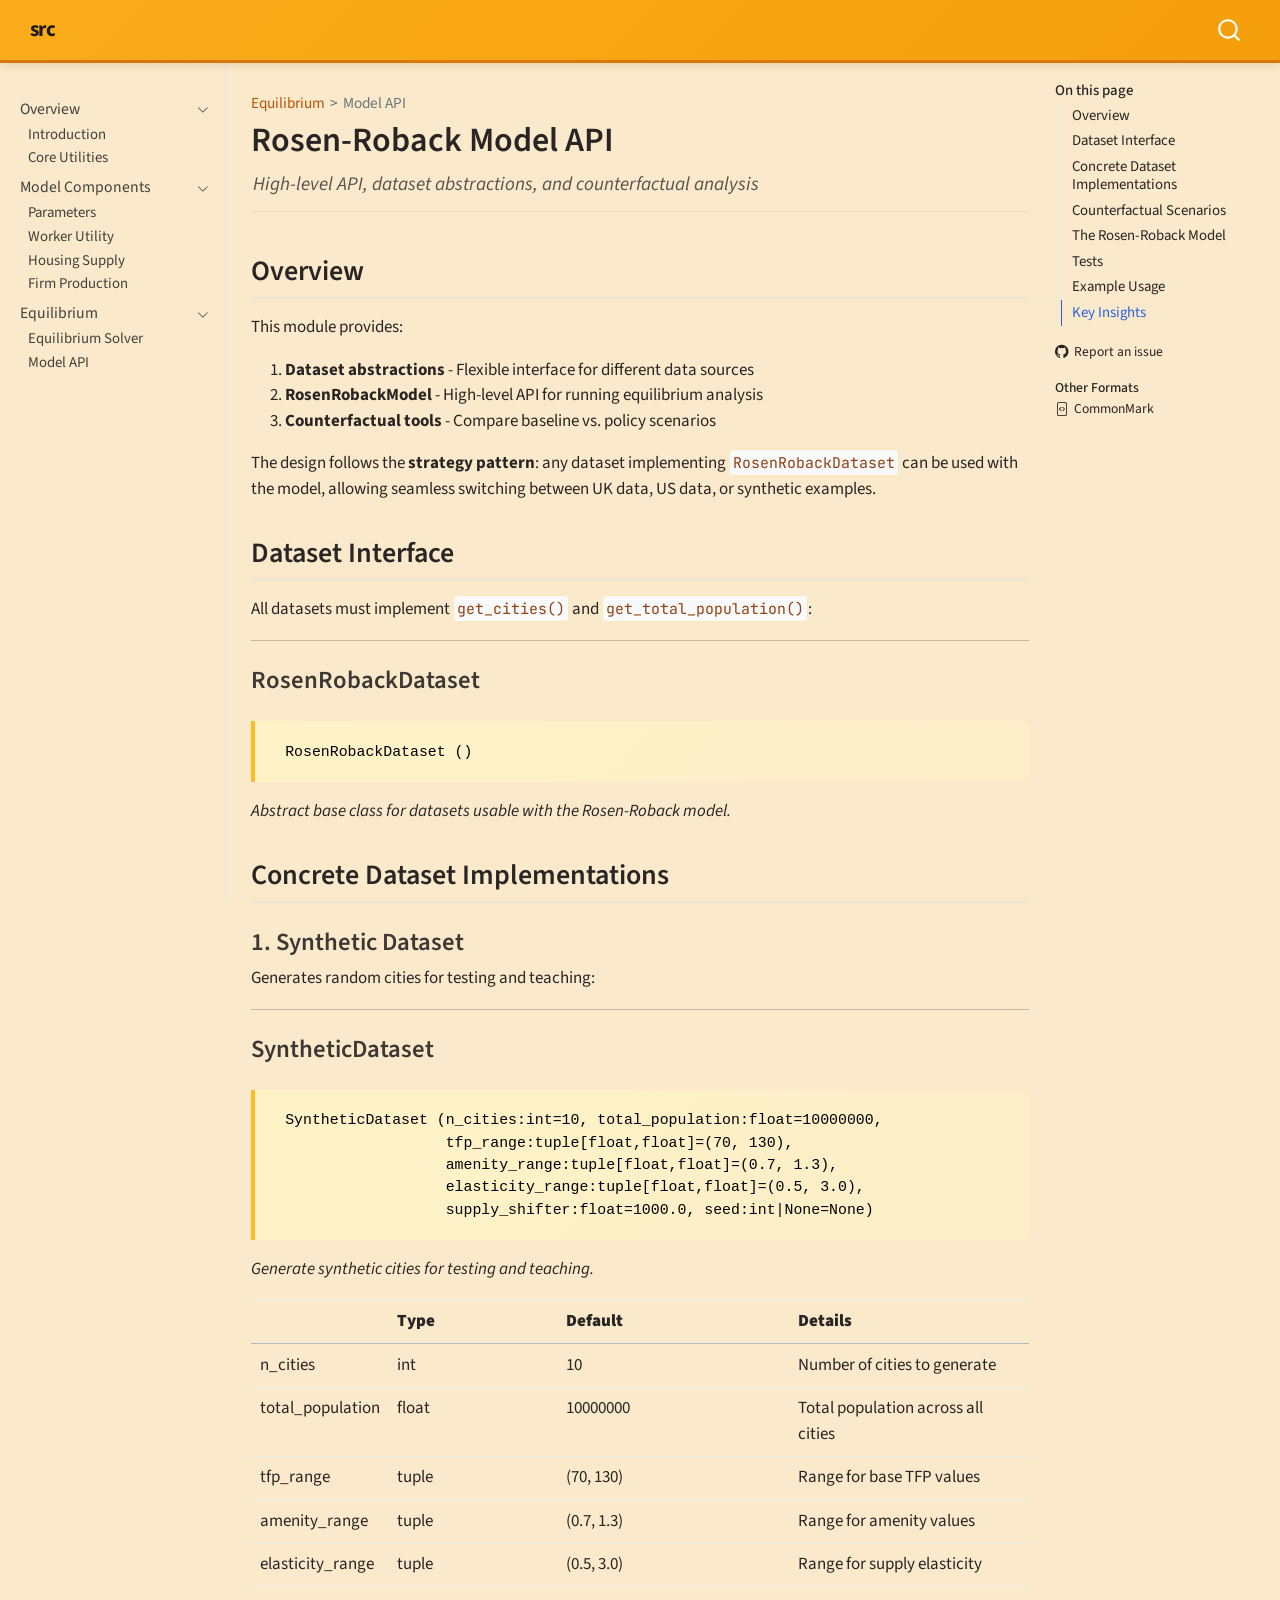
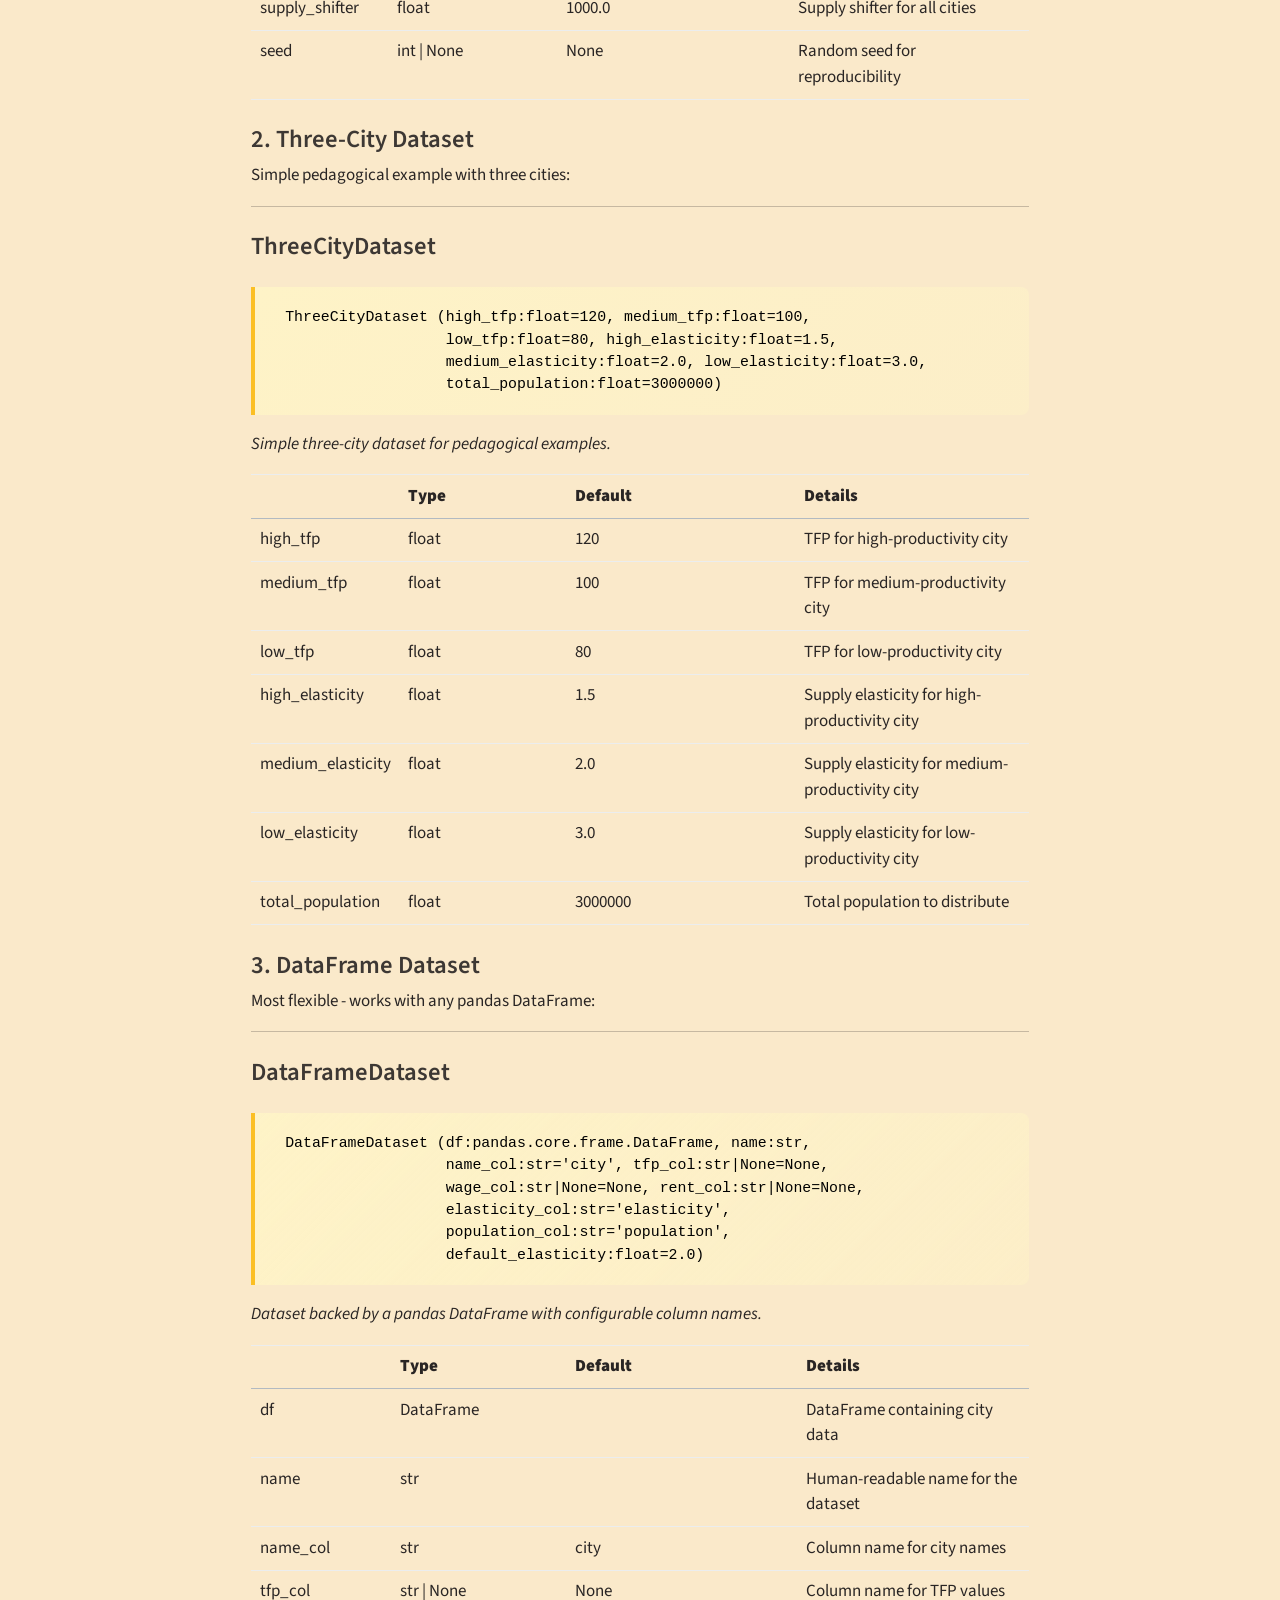
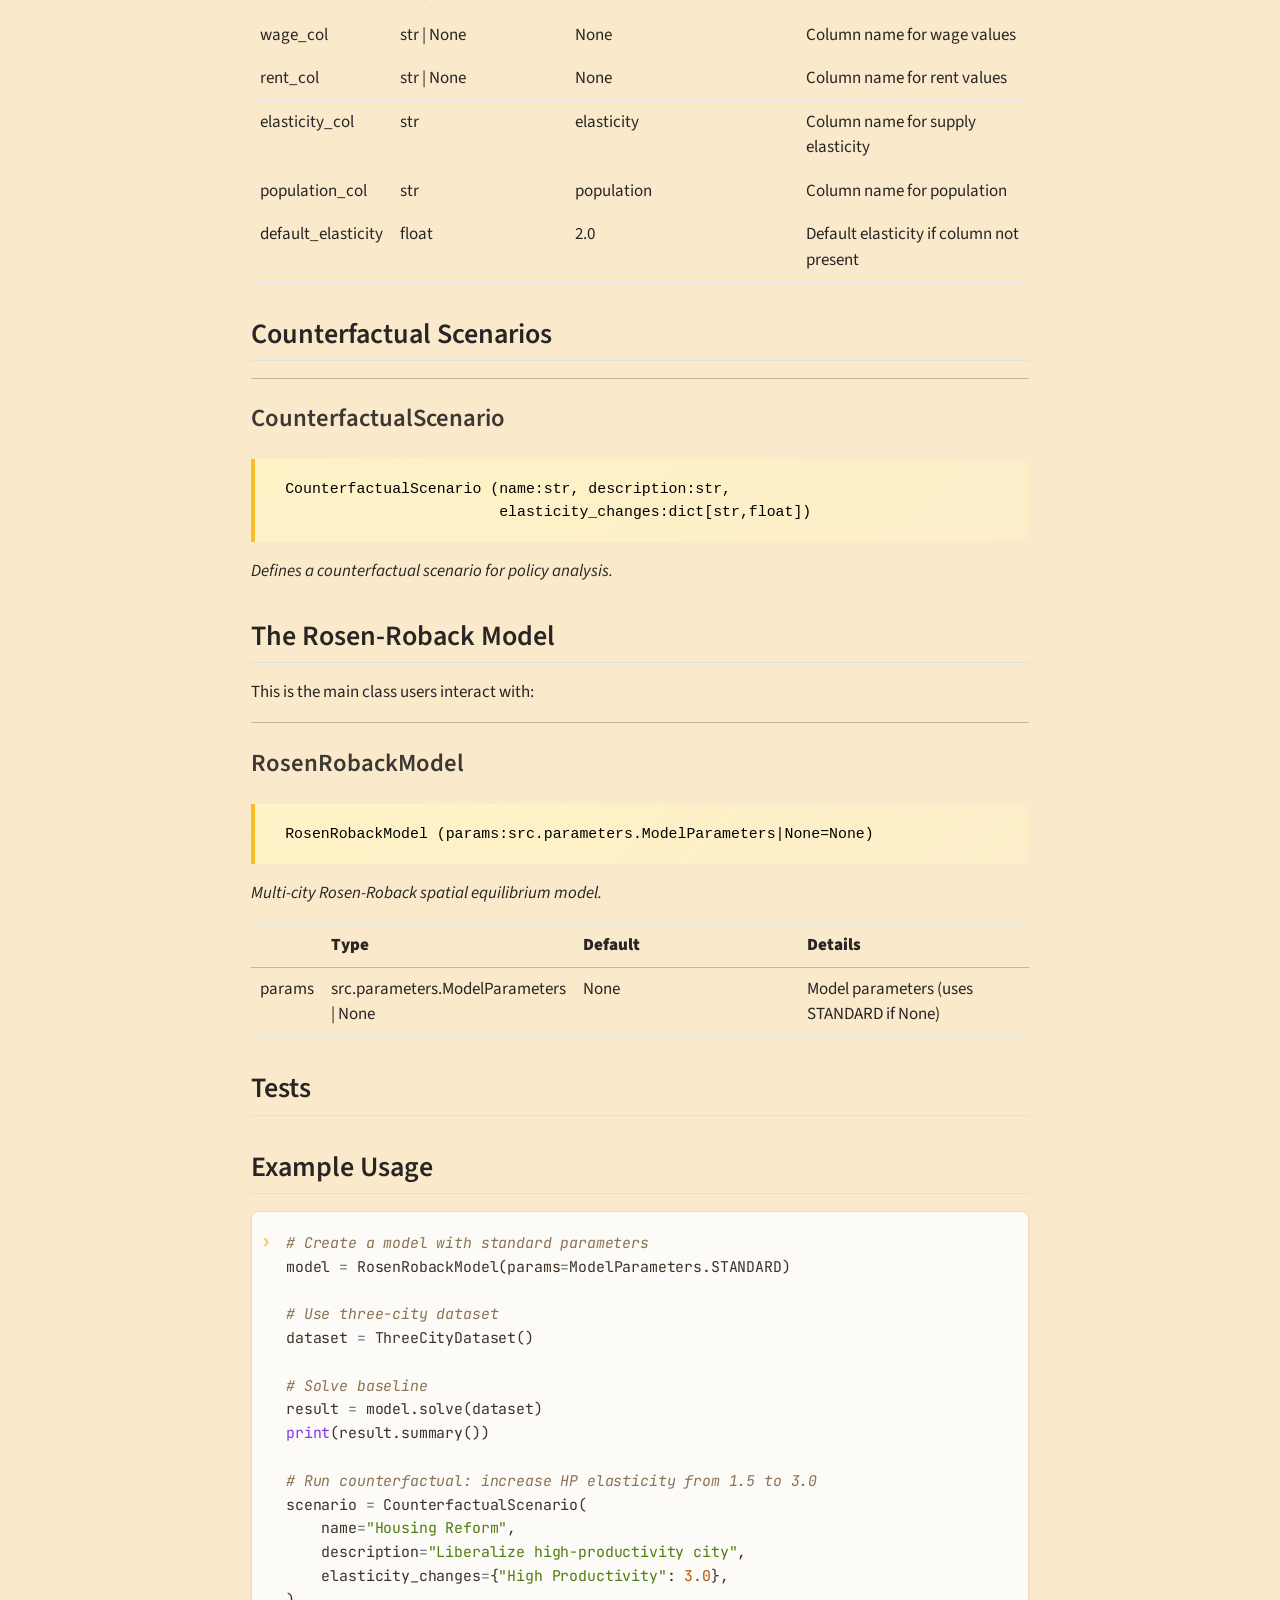
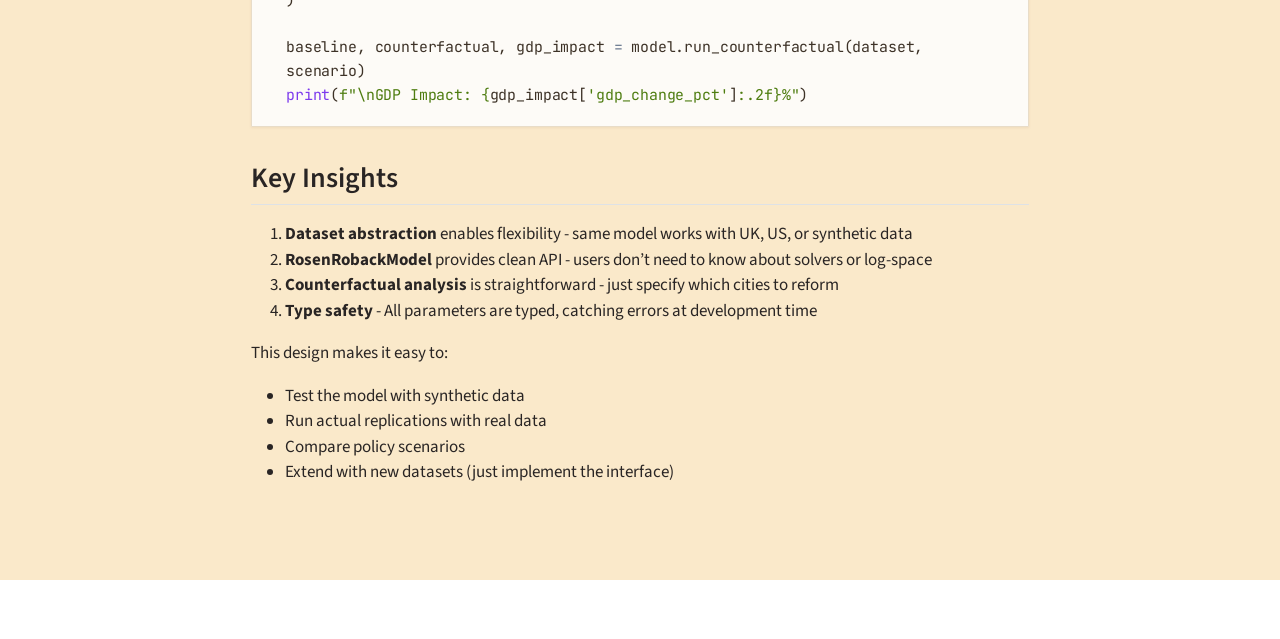
<file: docs/model.html>
<!DOCTYPE html>
<html xmlns="http://www.w3.org/1999/xhtml" lang="en" xml:lang="en"><head>

<meta charset="utf-8">
<meta name="generator" content="quarto-1.4.549">

<meta name="viewport" content="width=device-width, initial-scale=1.0, user-scalable=yes">

<meta name="description" content="High-level API, dataset abstractions, and counterfactual analysis">

<title>src - Rosen-Roback Model API</title>
<style>
code{white-space: pre-wrap;}
span.smallcaps{font-variant: small-caps;}
div.columns{display: flex; gap: min(4vw, 1.5em);}
div.column{flex: auto; overflow-x: auto;}
div.hanging-indent{margin-left: 1.5em; text-indent: -1.5em;}
ul.task-list{list-style: none;}
ul.task-list li input[type="checkbox"] {
  width: 0.8em;
  margin: 0 0.8em 0.2em -1em; /* quarto-specific, see https://github.com/quarto-dev/quarto-cli/issues/4556 */ 
  vertical-align: middle;
}
/* CSS for syntax highlighting */
pre > code.sourceCode { white-space: pre; position: relative; }
pre > code.sourceCode > span { line-height: 1.25; }
pre > code.sourceCode > span:empty { height: 1.2em; }
.sourceCode { overflow: visible; }
code.sourceCode > span { color: inherit; text-decoration: inherit; }
div.sourceCode { margin: 1em 0; }
pre.sourceCode { margin: 0; }
@media screen {
div.sourceCode { overflow: auto; }
}
@media print {
pre > code.sourceCode { white-space: pre-wrap; }
pre > code.sourceCode > span { text-indent: -5em; padding-left: 5em; }
}
pre.numberSource code
  { counter-reset: source-line 0; }
pre.numberSource code > span
  { position: relative; left: -4em; counter-increment: source-line; }
pre.numberSource code > span > a:first-child::before
  { content: counter(source-line);
    position: relative; left: -1em; text-align: right; vertical-align: baseline;
    border: none; display: inline-block;
    -webkit-touch-callout: none; -webkit-user-select: none;
    -khtml-user-select: none; -moz-user-select: none;
    -ms-user-select: none; user-select: none;
    padding: 0 4px; width: 4em;
  }
pre.numberSource { margin-left: 3em;  padding-left: 4px; }
div.sourceCode
  {   }
@media screen {
pre > code.sourceCode > span > a:first-child::before { text-decoration: underline; }
}
</style>


<script src="site_libs/quarto-nav/quarto-nav.js"></script>
<script src="site_libs/quarto-nav/headroom.min.js"></script>
<script src="site_libs/clipboard/clipboard.min.js"></script>
<script src="site_libs/quarto-search/autocomplete.umd.js"></script>
<script src="site_libs/quarto-search/fuse.min.js"></script>
<script src="site_libs/quarto-search/quarto-search.js"></script>
<meta name="quarto:offset" content="./">
<script src="site_libs/quarto-html/quarto.js"></script>
<script src="site_libs/quarto-html/popper.min.js"></script>
<script src="site_libs/quarto-html/tippy.umd.min.js"></script>
<script src="site_libs/quarto-html/anchor.min.js"></script>
<link href="site_libs/quarto-html/tippy.css" rel="stylesheet">
<link href="site_libs/quarto-html/quarto-syntax-highlighting.css" rel="stylesheet" id="quarto-text-highlighting-styles">
<script src="site_libs/bootstrap/bootstrap.min.js"></script>
<link href="site_libs/bootstrap/bootstrap-icons.css" rel="stylesheet">
<link href="site_libs/bootstrap/bootstrap.min.css" rel="stylesheet" id="quarto-bootstrap" data-mode="light">
<script id="quarto-search-options" type="application/json">{
  "location": "navbar",
  "copy-button": false,
  "collapse-after": 3,
  "panel-placement": "end",
  "type": "overlay",
  "limit": 50,
  "keyboard-shortcut": [
    "f",
    "/",
    "s"
  ],
  "show-item-context": false,
  "language": {
    "search-no-results-text": "No results",
    "search-matching-documents-text": "matching documents",
    "search-copy-link-title": "Copy link to search",
    "search-hide-matches-text": "Hide additional matches",
    "search-more-match-text": "more match in this document",
    "search-more-matches-text": "more matches in this document",
    "search-clear-button-title": "Clear",
    "search-text-placeholder": "",
    "search-detached-cancel-button-title": "Cancel",
    "search-submit-button-title": "Submit",
    "search-label": "Search"
  }
}</script>
<link rel="preconnect" href="https://fonts.googleapis.com">
<link rel="preconnect" href="https://fonts.gstatic.com" crossorigin="">
<link href="https://fonts.googleapis.com/css2?family=JetBrains+Mono:ital,wght@0,400;0,500;0,600;0,700;1,400&amp;display=swap" rel="stylesheet">


<link rel="stylesheet" href="styles.css">
<meta property="og:title" content="src - Rosen-Roback Model API">
<meta property="og:description" content="High-level API, dataset abstractions, and counterfactual analysis">
<meta property="og:site_name" content="src">
<meta name="twitter:title" content="src - Rosen-Roback Model API">
<meta name="twitter:description" content="High-level API, dataset abstractions, and counterfactual analysis">
<meta name="twitter:card" content="summary">
</head>

<body class="nav-sidebar docked nav-fixed">

<div id="quarto-search-results"></div>
  <header id="quarto-header" class="headroom fixed-top">
    <nav class="navbar navbar-expand-lg " data-bs-theme="dark">
      <div class="navbar-container container-fluid">
      <div class="navbar-brand-container mx-auto">
    <a class="navbar-brand" href="./index.html">
    <span class="navbar-title">src</span>
    </a>
  </div>
        <div class="quarto-navbar-tools">
</div>
          <div id="quarto-search" class="" title="Search"></div>
      </div> <!-- /container-fluid -->
    </nav>
  <nav class="quarto-secondary-nav">
    <div class="container-fluid d-flex">
      <button type="button" class="quarto-btn-toggle btn" data-bs-toggle="collapse" data-bs-target=".quarto-sidebar-collapse-item" aria-controls="quarto-sidebar" aria-expanded="false" aria-label="Toggle sidebar navigation" onclick="if (window.quartoToggleHeadroom) { window.quartoToggleHeadroom(); }">
        <i class="bi bi-layout-text-sidebar-reverse"></i>
      </button>
        <nav class="quarto-page-breadcrumbs" aria-label="breadcrumb"><ol class="breadcrumb"><li class="breadcrumb-item"><a href="./equilibrium.html">Equilibrium</a></li><li class="breadcrumb-item"><a href="./model.html">Model API</a></li></ol></nav>
        <a class="flex-grow-1" role="button" data-bs-toggle="collapse" data-bs-target=".quarto-sidebar-collapse-item" aria-controls="quarto-sidebar" aria-expanded="false" aria-label="Toggle sidebar navigation" onclick="if (window.quartoToggleHeadroom) { window.quartoToggleHeadroom(); }">      
        </a>
    </div>
  </nav>
</header>
<!-- content -->
<div id="quarto-content" class="quarto-container page-columns page-rows-contents page-layout-article page-navbar">
<!-- sidebar -->
  <nav id="quarto-sidebar" class="sidebar collapse collapse-horizontal quarto-sidebar-collapse-item sidebar-navigation docked overflow-auto">
    <div class="sidebar-menu-container"> 
    <ul class="list-unstyled mt-1">
        <li class="sidebar-item sidebar-item-section">
      <div class="sidebar-item-container"> 
            <a class="sidebar-item-text sidebar-link text-start" data-bs-toggle="collapse" data-bs-target="#quarto-sidebar-section-1" aria-expanded="true">
 <span class="menu-text">Overview</span></a>
          <a class="sidebar-item-toggle text-start" data-bs-toggle="collapse" data-bs-target="#quarto-sidebar-section-1" aria-expanded="true" aria-label="Toggle section">
            <i class="bi bi-chevron-right ms-2"></i>
          </a> 
      </div>
      <ul id="quarto-sidebar-section-1" class="collapse list-unstyled sidebar-section depth1 show">  
          <li class="sidebar-item">
  <div class="sidebar-item-container"> 
  <a href="./index.html" class="sidebar-item-text sidebar-link">
 <span class="menu-text">Introduction</span></a>
  </div>
</li>
          <li class="sidebar-item">
  <div class="sidebar-item-container"> 
  <a href="./core.html" class="sidebar-item-text sidebar-link">
 <span class="menu-text">Core Utilities</span></a>
  </div>
</li>
      </ul>
  </li>
        <li class="sidebar-item sidebar-item-section">
      <div class="sidebar-item-container"> 
            <a class="sidebar-item-text sidebar-link text-start" data-bs-toggle="collapse" data-bs-target="#quarto-sidebar-section-2" aria-expanded="true">
 <span class="menu-text">Model Components</span></a>
          <a class="sidebar-item-toggle text-start" data-bs-toggle="collapse" data-bs-target="#quarto-sidebar-section-2" aria-expanded="true" aria-label="Toggle section">
            <i class="bi bi-chevron-right ms-2"></i>
          </a> 
      </div>
      <ul id="quarto-sidebar-section-2" class="collapse list-unstyled sidebar-section depth1 show">  
          <li class="sidebar-item">
  <div class="sidebar-item-container"> 
  <a href="./parameters.html" class="sidebar-item-text sidebar-link">
 <span class="menu-text">Parameters</span></a>
  </div>
</li>
          <li class="sidebar-item">
  <div class="sidebar-item-container"> 
  <a href="./utility.html" class="sidebar-item-text sidebar-link">
 <span class="menu-text">Worker Utility</span></a>
  </div>
</li>
          <li class="sidebar-item">
  <div class="sidebar-item-container"> 
  <a href="./housing.html" class="sidebar-item-text sidebar-link">
 <span class="menu-text">Housing Supply</span></a>
  </div>
</li>
          <li class="sidebar-item">
  <div class="sidebar-item-container"> 
  <a href="./production.html" class="sidebar-item-text sidebar-link">
 <span class="menu-text">Firm Production</span></a>
  </div>
</li>
      </ul>
  </li>
        <li class="sidebar-item sidebar-item-section">
      <div class="sidebar-item-container"> 
            <a class="sidebar-item-text sidebar-link text-start" data-bs-toggle="collapse" data-bs-target="#quarto-sidebar-section-3" aria-expanded="true">
 <span class="menu-text">Equilibrium</span></a>
          <a class="sidebar-item-toggle text-start" data-bs-toggle="collapse" data-bs-target="#quarto-sidebar-section-3" aria-expanded="true" aria-label="Toggle section">
            <i class="bi bi-chevron-right ms-2"></i>
          </a> 
      </div>
      <ul id="quarto-sidebar-section-3" class="collapse list-unstyled sidebar-section depth1 show">  
          <li class="sidebar-item">
  <div class="sidebar-item-container"> 
  <a href="./equilibrium.html" class="sidebar-item-text sidebar-link">
 <span class="menu-text">Equilibrium Solver</span></a>
  </div>
</li>
          <li class="sidebar-item">
  <div class="sidebar-item-container"> 
  <a href="./model.html" class="sidebar-item-text sidebar-link active">
 <span class="menu-text">Model API</span></a>
  </div>
</li>
      </ul>
  </li>
    </ul>
    </div>
</nav>
<div id="quarto-sidebar-glass" class="quarto-sidebar-collapse-item" data-bs-toggle="collapse" data-bs-target=".quarto-sidebar-collapse-item"></div>
<!-- margin-sidebar -->
    <div id="quarto-margin-sidebar" class="sidebar margin-sidebar">
        <nav id="TOC" role="doc-toc" class="toc-active">
    <h2 id="toc-title">On this page</h2>
   
  <ul>
  <li><a href="#overview" id="toc-overview" class="nav-link active" data-scroll-target="#overview">Overview</a></li>
  <li><a href="#dataset-interface" id="toc-dataset-interface" class="nav-link" data-scroll-target="#dataset-interface">Dataset Interface</a>
  <ul class="collapse">
  <li><a href="#rosenrobackdataset" id="toc-rosenrobackdataset" class="nav-link" data-scroll-target="#rosenrobackdataset">RosenRobackDataset</a></li>
  </ul></li>
  <li><a href="#concrete-dataset-implementations" id="toc-concrete-dataset-implementations" class="nav-link" data-scroll-target="#concrete-dataset-implementations">Concrete Dataset Implementations</a>
  <ul class="collapse">
  <li><a href="#synthetic-dataset" id="toc-synthetic-dataset" class="nav-link" data-scroll-target="#synthetic-dataset">1. Synthetic Dataset</a></li>
  <li><a href="#syntheticdataset" id="toc-syntheticdataset" class="nav-link" data-scroll-target="#syntheticdataset">SyntheticDataset</a></li>
  <li><a href="#three-city-dataset" id="toc-three-city-dataset" class="nav-link" data-scroll-target="#three-city-dataset">2. Three-City Dataset</a></li>
  <li><a href="#threecitydataset" id="toc-threecitydataset" class="nav-link" data-scroll-target="#threecitydataset">ThreeCityDataset</a></li>
  <li><a href="#dataframe-dataset" id="toc-dataframe-dataset" class="nav-link" data-scroll-target="#dataframe-dataset">3. DataFrame Dataset</a></li>
  <li><a href="#dataframedataset" id="toc-dataframedataset" class="nav-link" data-scroll-target="#dataframedataset">DataFrameDataset</a></li>
  </ul></li>
  <li><a href="#counterfactual-scenarios" id="toc-counterfactual-scenarios" class="nav-link" data-scroll-target="#counterfactual-scenarios">Counterfactual Scenarios</a>
  <ul class="collapse">
  <li><a href="#counterfactualscenario" id="toc-counterfactualscenario" class="nav-link" data-scroll-target="#counterfactualscenario">CounterfactualScenario</a></li>
  </ul></li>
  <li><a href="#the-rosen-roback-model" id="toc-the-rosen-roback-model" class="nav-link" data-scroll-target="#the-rosen-roback-model">The Rosen-Roback Model</a>
  <ul class="collapse">
  <li><a href="#rosenrobackmodel" id="toc-rosenrobackmodel" class="nav-link" data-scroll-target="#rosenrobackmodel">RosenRobackModel</a></li>
  </ul></li>
  <li><a href="#tests" id="toc-tests" class="nav-link" data-scroll-target="#tests">Tests</a></li>
  <li><a href="#example-usage" id="toc-example-usage" class="nav-link" data-scroll-target="#example-usage">Example Usage</a></li>
  <li><a href="#key-insights" id="toc-key-insights" class="nav-link" data-scroll-target="#key-insights">Key Insights</a></li>
  </ul>
<div class="toc-actions"><ul><li><a href="https://github.com/henrydashwood/housing_prices/issues/new" class="toc-action"><i class="bi bi-github"></i>Report an issue</a></li></ul></div><div class="quarto-alternate-formats"><h2>Other Formats</h2><ul><li><a href="model.html.md"><i class="bi bi-file-code"></i>CommonMark</a></li></ul></div></nav>
    </div>
<!-- main -->
<main class="content" id="quarto-document-content">

<header id="title-block-header" class="quarto-title-block default"><nav class="quarto-page-breadcrumbs quarto-title-breadcrumbs d-none d-lg-block" aria-label="breadcrumb"><ol class="breadcrumb"><li class="breadcrumb-item"><a href="./equilibrium.html">Equilibrium</a></li><li class="breadcrumb-item"><a href="./model.html">Model API</a></li></ol></nav>
<div class="quarto-title">
<h1 class="title">Rosen-Roback Model API</h1>
</div>

<div>
  <div class="description">
    High-level API, dataset abstractions, and counterfactual analysis
  </div>
</div>


<div class="quarto-title-meta">

    
  
    
  </div>
  


</header>


<!-- WARNING: THIS FILE WAS AUTOGENERATED! DO NOT EDIT! -->
<section id="overview" class="level2">
<h2 class="anchored" data-anchor-id="overview">Overview</h2>
<p>This module provides:</p>
<ol type="1">
<li><strong>Dataset abstractions</strong> - Flexible interface for different data sources</li>
<li><strong>RosenRobackModel</strong> - High-level API for running equilibrium analysis</li>
<li><strong>Counterfactual tools</strong> - Compare baseline vs.&nbsp;policy scenarios</li>
</ol>
<p>The design follows the <strong>strategy pattern</strong>: any dataset implementing <code>RosenRobackDataset</code> can be used with the model, allowing seamless switching between UK data, US data, or synthetic examples.</p>
</section>
<section id="dataset-interface" class="level2">
<h2 class="anchored" data-anchor-id="dataset-interface">Dataset Interface</h2>
<p>All datasets must implement <code>get_cities()</code> and <code>get_total_population()</code>:</p>
<hr>
<section id="rosenrobackdataset" class="level3">
<h3 class="anchored" data-anchor-id="rosenrobackdataset">RosenRobackDataset</h3>
<blockquote class="blockquote">
<pre><code> RosenRobackDataset ()</code></pre>
</blockquote>
<p><em>Abstract base class for datasets usable with the Rosen-Roback model.</em></p>
</section>
</section>
<section id="concrete-dataset-implementations" class="level2">
<h2 class="anchored" data-anchor-id="concrete-dataset-implementations">Concrete Dataset Implementations</h2>
<section id="synthetic-dataset" class="level3">
<h3 class="anchored" data-anchor-id="synthetic-dataset">1. Synthetic Dataset</h3>
<p>Generates random cities for testing and teaching:</p>
<hr>
</section>
<section id="syntheticdataset" class="level3">
<h3 class="anchored" data-anchor-id="syntheticdataset">SyntheticDataset</h3>
<blockquote class="blockquote">
<pre><code> SyntheticDataset (n_cities:int=10, total_population:float=10000000,
                   tfp_range:tuple[float,float]=(70, 130),
                   amenity_range:tuple[float,float]=(0.7, 1.3),
                   elasticity_range:tuple[float,float]=(0.5, 3.0),
                   supply_shifter:float=1000.0, seed:int|None=None)</code></pre>
</blockquote>
<p><em>Generate synthetic cities for testing and teaching.</em></p>
<table class="table">
<colgroup>
<col style="width: 6%">
<col style="width: 25%">
<col style="width: 34%">
<col style="width: 34%">
</colgroup>
<thead>
<tr class="header">
<th></th>
<th><strong>Type</strong></th>
<th><strong>Default</strong></th>
<th><strong>Details</strong></th>
</tr>
</thead>
<tbody>
<tr class="odd">
<td>n_cities</td>
<td>int</td>
<td>10</td>
<td>Number of cities to generate</td>
</tr>
<tr class="even">
<td>total_population</td>
<td>float</td>
<td>10000000</td>
<td>Total population across all cities</td>
</tr>
<tr class="odd">
<td>tfp_range</td>
<td>tuple</td>
<td>(70, 130)</td>
<td>Range for base TFP values</td>
</tr>
<tr class="even">
<td>amenity_range</td>
<td>tuple</td>
<td>(0.7, 1.3)</td>
<td>Range for amenity values</td>
</tr>
<tr class="odd">
<td>elasticity_range</td>
<td>tuple</td>
<td>(0.5, 3.0)</td>
<td>Range for supply elasticity</td>
</tr>
<tr class="even">
<td>supply_shifter</td>
<td>float</td>
<td>1000.0</td>
<td>Supply shifter for all cities</td>
</tr>
<tr class="odd">
<td>seed</td>
<td>int | None</td>
<td>None</td>
<td>Random seed for reproducibility</td>
</tr>
</tbody>
</table>
</section>
<section id="three-city-dataset" class="level3">
<h3 class="anchored" data-anchor-id="three-city-dataset">2. Three-City Dataset</h3>
<p>Simple pedagogical example with three cities:</p>
<hr>
</section>
<section id="threecitydataset" class="level3">
<h3 class="anchored" data-anchor-id="threecitydataset">ThreeCityDataset</h3>
<blockquote class="blockquote">
<pre><code> ThreeCityDataset (high_tfp:float=120, medium_tfp:float=100,
                   low_tfp:float=80, high_elasticity:float=1.5,
                   medium_elasticity:float=2.0, low_elasticity:float=3.0,
                   total_population:float=3000000)</code></pre>
</blockquote>
<p><em>Simple three-city dataset for pedagogical examples.</em></p>
<table class="table">
<colgroup>
<col style="width: 6%">
<col style="width: 25%">
<col style="width: 34%">
<col style="width: 34%">
</colgroup>
<thead>
<tr class="header">
<th></th>
<th><strong>Type</strong></th>
<th><strong>Default</strong></th>
<th><strong>Details</strong></th>
</tr>
</thead>
<tbody>
<tr class="odd">
<td>high_tfp</td>
<td>float</td>
<td>120</td>
<td>TFP for high-productivity city</td>
</tr>
<tr class="even">
<td>medium_tfp</td>
<td>float</td>
<td>100</td>
<td>TFP for medium-productivity city</td>
</tr>
<tr class="odd">
<td>low_tfp</td>
<td>float</td>
<td>80</td>
<td>TFP for low-productivity city</td>
</tr>
<tr class="even">
<td>high_elasticity</td>
<td>float</td>
<td>1.5</td>
<td>Supply elasticity for high-productivity city</td>
</tr>
<tr class="odd">
<td>medium_elasticity</td>
<td>float</td>
<td>2.0</td>
<td>Supply elasticity for medium-productivity city</td>
</tr>
<tr class="even">
<td>low_elasticity</td>
<td>float</td>
<td>3.0</td>
<td>Supply elasticity for low-productivity city</td>
</tr>
<tr class="odd">
<td>total_population</td>
<td>float</td>
<td>3000000</td>
<td>Total population to distribute</td>
</tr>
</tbody>
</table>
</section>
<section id="dataframe-dataset" class="level3">
<h3 class="anchored" data-anchor-id="dataframe-dataset">3. DataFrame Dataset</h3>
<p>Most flexible - works with any pandas DataFrame:</p>
<hr>
</section>
<section id="dataframedataset" class="level3">
<h3 class="anchored" data-anchor-id="dataframedataset">DataFrameDataset</h3>
<blockquote class="blockquote">
<pre><code> DataFrameDataset (df:pandas.core.frame.DataFrame, name:str,
                   name_col:str='city', tfp_col:str|None=None,
                   wage_col:str|None=None, rent_col:str|None=None,
                   elasticity_col:str='elasticity',
                   population_col:str='population',
                   default_elasticity:float=2.0)</code></pre>
</blockquote>
<p><em>Dataset backed by a pandas DataFrame with configurable column names.</em></p>
<table class="table">
<colgroup>
<col style="width: 6%">
<col style="width: 25%">
<col style="width: 34%">
<col style="width: 34%">
</colgroup>
<thead>
<tr class="header">
<th></th>
<th><strong>Type</strong></th>
<th><strong>Default</strong></th>
<th><strong>Details</strong></th>
</tr>
</thead>
<tbody>
<tr class="odd">
<td>df</td>
<td>DataFrame</td>
<td></td>
<td>DataFrame containing city data</td>
</tr>
<tr class="even">
<td>name</td>
<td>str</td>
<td></td>
<td>Human-readable name for the dataset</td>
</tr>
<tr class="odd">
<td>name_col</td>
<td>str</td>
<td>city</td>
<td>Column name for city names</td>
</tr>
<tr class="even">
<td>tfp_col</td>
<td>str | None</td>
<td>None</td>
<td>Column name for TFP values</td>
</tr>
<tr class="odd">
<td>wage_col</td>
<td>str | None</td>
<td>None</td>
<td>Column name for wage values</td>
</tr>
<tr class="even">
<td>rent_col</td>
<td>str | None</td>
<td>None</td>
<td>Column name for rent values</td>
</tr>
<tr class="odd">
<td>elasticity_col</td>
<td>str</td>
<td>elasticity</td>
<td>Column name for supply elasticity</td>
</tr>
<tr class="even">
<td>population_col</td>
<td>str</td>
<td>population</td>
<td>Column name for population</td>
</tr>
<tr class="odd">
<td>default_elasticity</td>
<td>float</td>
<td>2.0</td>
<td>Default elasticity if column not present</td>
</tr>
</tbody>
</table>
</section>
</section>
<section id="counterfactual-scenarios" class="level2">
<h2 class="anchored" data-anchor-id="counterfactual-scenarios">Counterfactual Scenarios</h2>
<hr>
<section id="counterfactualscenario" class="level3">
<h3 class="anchored" data-anchor-id="counterfactualscenario">CounterfactualScenario</h3>
<blockquote class="blockquote">
<pre><code> CounterfactualScenario (name:str, description:str,
                         elasticity_changes:dict[str,float])</code></pre>
</blockquote>
<p><em>Defines a counterfactual scenario for policy analysis.</em></p>
</section>
</section>
<section id="the-rosen-roback-model" class="level2">
<h2 class="anchored" data-anchor-id="the-rosen-roback-model">The Rosen-Roback Model</h2>
<p>This is the main class users interact with:</p>
<hr>
<section id="rosenrobackmodel" class="level3">
<h3 class="anchored" data-anchor-id="rosenrobackmodel">RosenRobackModel</h3>
<blockquote class="blockquote">
<pre><code> RosenRobackModel (params:src.parameters.ModelParameters|None=None)</code></pre>
</blockquote>
<p><em>Multi-city Rosen-Roback spatial equilibrium model.</em></p>
<table class="table">
<colgroup>
<col style="width: 6%">
<col style="width: 25%">
<col style="width: 34%">
<col style="width: 34%">
</colgroup>
<thead>
<tr class="header">
<th></th>
<th><strong>Type</strong></th>
<th><strong>Default</strong></th>
<th><strong>Details</strong></th>
</tr>
</thead>
<tbody>
<tr class="odd">
<td>params</td>
<td>src.parameters.ModelParameters | None</td>
<td>None</td>
<td>Model parameters (uses STANDARD if None)</td>
</tr>
</tbody>
</table>
</section>
</section>
<section id="tests" class="level2">
<h2 class="anchored" data-anchor-id="tests">Tests</h2>
</section>
<section id="example-usage" class="level2">
<h2 class="anchored" data-anchor-id="example-usage">Example Usage</h2>
<div id="cell-16" class="cell">
<div class="sourceCode cell-code" id="cb7"><pre class="sourceCode python code-with-copy"><code class="sourceCode python"><span id="cb7-1"><a href="#cb7-1" aria-hidden="true" tabindex="-1"></a><span class="co"># Create a model with standard parameters</span></span>
<span id="cb7-2"><a href="#cb7-2" aria-hidden="true" tabindex="-1"></a>model <span class="op">=</span> RosenRobackModel(params<span class="op">=</span>ModelParameters.STANDARD)</span>
<span id="cb7-3"><a href="#cb7-3" aria-hidden="true" tabindex="-1"></a></span>
<span id="cb7-4"><a href="#cb7-4" aria-hidden="true" tabindex="-1"></a><span class="co"># Use three-city dataset</span></span>
<span id="cb7-5"><a href="#cb7-5" aria-hidden="true" tabindex="-1"></a>dataset <span class="op">=</span> ThreeCityDataset()</span>
<span id="cb7-6"><a href="#cb7-6" aria-hidden="true" tabindex="-1"></a></span>
<span id="cb7-7"><a href="#cb7-7" aria-hidden="true" tabindex="-1"></a><span class="co"># Solve baseline</span></span>
<span id="cb7-8"><a href="#cb7-8" aria-hidden="true" tabindex="-1"></a>result <span class="op">=</span> model.solve(dataset)</span>
<span id="cb7-9"><a href="#cb7-9" aria-hidden="true" tabindex="-1"></a><span class="bu">print</span>(result.summary())</span>
<span id="cb7-10"><a href="#cb7-10" aria-hidden="true" tabindex="-1"></a></span>
<span id="cb7-11"><a href="#cb7-11" aria-hidden="true" tabindex="-1"></a><span class="co"># Run counterfactual: increase HP elasticity from 1.5 to 3.0</span></span>
<span id="cb7-12"><a href="#cb7-12" aria-hidden="true" tabindex="-1"></a>scenario <span class="op">=</span> CounterfactualScenario(</span>
<span id="cb7-13"><a href="#cb7-13" aria-hidden="true" tabindex="-1"></a>    name<span class="op">=</span><span class="st">"Housing Reform"</span>,</span>
<span id="cb7-14"><a href="#cb7-14" aria-hidden="true" tabindex="-1"></a>    description<span class="op">=</span><span class="st">"Liberalize high-productivity city"</span>,</span>
<span id="cb7-15"><a href="#cb7-15" aria-hidden="true" tabindex="-1"></a>    elasticity_changes<span class="op">=</span>{<span class="st">"High Productivity"</span>: <span class="fl">3.0</span>},</span>
<span id="cb7-16"><a href="#cb7-16" aria-hidden="true" tabindex="-1"></a>)</span>
<span id="cb7-17"><a href="#cb7-17" aria-hidden="true" tabindex="-1"></a></span>
<span id="cb7-18"><a href="#cb7-18" aria-hidden="true" tabindex="-1"></a>baseline, counterfactual, gdp_impact <span class="op">=</span> model.run_counterfactual(dataset, scenario)</span>
<span id="cb7-19"><a href="#cb7-19" aria-hidden="true" tabindex="-1"></a><span class="bu">print</span>(<span class="ss">f"</span><span class="ch">\n</span><span class="ss">GDP Impact: </span><span class="sc">{</span>gdp_impact[<span class="st">'gdp_change_pct'</span>]<span class="sc">:.2f}</span><span class="ss">%"</span>)</span></code><button title="Copy to Clipboard" class="code-copy-button"><i class="bi"></i></button></pre></div>
</div>
</section>
<section id="key-insights" class="level2">
<h2 class="anchored" data-anchor-id="key-insights">Key Insights</h2>
<ol type="1">
<li><strong>Dataset abstraction</strong> enables flexibility - same model works with UK, US, or synthetic data</li>
<li><strong>RosenRobackModel</strong> provides clean API - users don’t need to know about solvers or log-space</li>
<li><strong>Counterfactual analysis</strong> is straightforward - just specify which cities to reform</li>
<li><strong>Type safety</strong> - All parameters are typed, catching errors at development time</li>
</ol>
<p>This design makes it easy to:</p>
<ul>
<li>Test the model with synthetic data</li>
<li>Run actual replications with real data</li>
<li>Compare policy scenarios</li>
<li>Extend with new datasets (just implement the interface)</li>
</ul>


</section>

</main> <!-- /main -->
<script id="quarto-html-after-body" type="application/javascript">
window.document.addEventListener("DOMContentLoaded", function (event) {
  const toggleBodyColorMode = (bsSheetEl) => {
    const mode = bsSheetEl.getAttribute("data-mode");
    const bodyEl = window.document.querySelector("body");
    if (mode === "dark") {
      bodyEl.classList.add("quarto-dark");
      bodyEl.classList.remove("quarto-light");
    } else {
      bodyEl.classList.add("quarto-light");
      bodyEl.classList.remove("quarto-dark");
    }
  }
  const toggleBodyColorPrimary = () => {
    const bsSheetEl = window.document.querySelector("link#quarto-bootstrap");
    if (bsSheetEl) {
      toggleBodyColorMode(bsSheetEl);
    }
  }
  toggleBodyColorPrimary();  
  const icon = "";
  const anchorJS = new window.AnchorJS();
  anchorJS.options = {
    placement: 'right',
    icon: icon
  };
  anchorJS.add('.anchored');
  const isCodeAnnotation = (el) => {
    for (const clz of el.classList) {
      if (clz.startsWith('code-annotation-')) {                     
        return true;
      }
    }
    return false;
  }
  const clipboard = new window.ClipboardJS('.code-copy-button', {
    text: function(trigger) {
      const codeEl = trigger.previousElementSibling.cloneNode(true);
      for (const childEl of codeEl.children) {
        if (isCodeAnnotation(childEl)) {
          childEl.remove();
        }
      }
      return codeEl.innerText;
    }
  });
  clipboard.on('success', function(e) {
    // button target
    const button = e.trigger;
    // don't keep focus
    button.blur();
    // flash "checked"
    button.classList.add('code-copy-button-checked');
    var currentTitle = button.getAttribute("title");
    button.setAttribute("title", "Copied!");
    let tooltip;
    if (window.bootstrap) {
      button.setAttribute("data-bs-toggle", "tooltip");
      button.setAttribute("data-bs-placement", "left");
      button.setAttribute("data-bs-title", "Copied!");
      tooltip = new bootstrap.Tooltip(button, 
        { trigger: "manual", 
          customClass: "code-copy-button-tooltip",
          offset: [0, -8]});
      tooltip.show();    
    }
    setTimeout(function() {
      if (tooltip) {
        tooltip.hide();
        button.removeAttribute("data-bs-title");
        button.removeAttribute("data-bs-toggle");
        button.removeAttribute("data-bs-placement");
      }
      button.setAttribute("title", currentTitle);
      button.classList.remove('code-copy-button-checked');
    }, 1000);
    // clear code selection
    e.clearSelection();
  });
  function tippyHover(el, contentFn, onTriggerFn, onUntriggerFn) {
    const config = {
      allowHTML: true,
      maxWidth: 500,
      delay: 100,
      arrow: false,
      appendTo: function(el) {
          return el.parentElement;
      },
      interactive: true,
      interactiveBorder: 10,
      theme: 'quarto',
      placement: 'bottom-start',
    };
    if (contentFn) {
      config.content = contentFn;
    }
    if (onTriggerFn) {
      config.onTrigger = onTriggerFn;
    }
    if (onUntriggerFn) {
      config.onUntrigger = onUntriggerFn;
    }
    window.tippy(el, config); 
  }
  const noterefs = window.document.querySelectorAll('a[role="doc-noteref"]');
  for (var i=0; i<noterefs.length; i++) {
    const ref = noterefs[i];
    tippyHover(ref, function() {
      // use id or data attribute instead here
      let href = ref.getAttribute('data-footnote-href') || ref.getAttribute('href');
      try { href = new URL(href).hash; } catch {}
      const id = href.replace(/^#\/?/, "");
      const note = window.document.getElementById(id);
      return note.innerHTML;
    });
  }
  const xrefs = window.document.querySelectorAll('a.quarto-xref');
  const processXRef = (id, note) => {
    // Strip column container classes
    const stripColumnClz = (el) => {
      el.classList.remove("page-full", "page-columns");
      if (el.children) {
        for (const child of el.children) {
          stripColumnClz(child);
        }
      }
    }
    stripColumnClz(note)
    if (id === null || id.startsWith('sec-')) {
      // Special case sections, only their first couple elements
      const container = document.createElement("div");
      if (note.children && note.children.length > 2) {
        container.appendChild(note.children[0].cloneNode(true));
        for (let i = 1; i < note.children.length; i++) {
          const child = note.children[i];
          if (child.tagName === "P" && child.innerText === "") {
            continue;
          } else {
            container.appendChild(child.cloneNode(true));
            break;
          }
        }
        if (window.Quarto?.typesetMath) {
          window.Quarto.typesetMath(container);
        }
        return container.innerHTML
      } else {
        if (window.Quarto?.typesetMath) {
          window.Quarto.typesetMath(note);
        }
        return note.innerHTML;
      }
    } else {
      // Remove any anchor links if they are present
      const anchorLink = note.querySelector('a.anchorjs-link');
      if (anchorLink) {
        anchorLink.remove();
      }
      if (window.Quarto?.typesetMath) {
        window.Quarto.typesetMath(note);
      }
      // TODO in 1.5, we should make sure this works without a callout special case
      if (note.classList.contains("callout")) {
        return note.outerHTML;
      } else {
        return note.innerHTML;
      }
    }
  }
  for (var i=0; i<xrefs.length; i++) {
    const xref = xrefs[i];
    tippyHover(xref, undefined, function(instance) {
      instance.disable();
      let url = xref.getAttribute('href');
      let hash = undefined; 
      if (url.startsWith('#')) {
        hash = url;
      } else {
        try { hash = new URL(url).hash; } catch {}
      }
      if (hash) {
        const id = hash.replace(/^#\/?/, "");
        const note = window.document.getElementById(id);
        if (note !== null) {
          try {
            const html = processXRef(id, note.cloneNode(true));
            instance.setContent(html);
          } finally {
            instance.enable();
            instance.show();
          }
        } else {
          // See if we can fetch this
          fetch(url.split('#')[0])
          .then(res => res.text())
          .then(html => {
            const parser = new DOMParser();
            const htmlDoc = parser.parseFromString(html, "text/html");
            const note = htmlDoc.getElementById(id);
            if (note !== null) {
              const html = processXRef(id, note);
              instance.setContent(html);
            } 
          }).finally(() => {
            instance.enable();
            instance.show();
          });
        }
      } else {
        // See if we can fetch a full url (with no hash to target)
        // This is a special case and we should probably do some content thinning / targeting
        fetch(url)
        .then(res => res.text())
        .then(html => {
          const parser = new DOMParser();
          const htmlDoc = parser.parseFromString(html, "text/html");
          const note = htmlDoc.querySelector('main.content');
          if (note !== null) {
            // This should only happen for chapter cross references
            // (since there is no id in the URL)
            // remove the first header
            if (note.children.length > 0 && note.children[0].tagName === "HEADER") {
              note.children[0].remove();
            }
            const html = processXRef(null, note);
            instance.setContent(html);
          } 
        }).finally(() => {
          instance.enable();
          instance.show();
        });
      }
    }, function(instance) {
    });
  }
      let selectedAnnoteEl;
      const selectorForAnnotation = ( cell, annotation) => {
        let cellAttr = 'data-code-cell="' + cell + '"';
        let lineAttr = 'data-code-annotation="' +  annotation + '"';
        const selector = 'span[' + cellAttr + '][' + lineAttr + ']';
        return selector;
      }
      const selectCodeLines = (annoteEl) => {
        const doc = window.document;
        const targetCell = annoteEl.getAttribute("data-target-cell");
        const targetAnnotation = annoteEl.getAttribute("data-target-annotation");
        const annoteSpan = window.document.querySelector(selectorForAnnotation(targetCell, targetAnnotation));
        const lines = annoteSpan.getAttribute("data-code-lines").split(",");
        const lineIds = lines.map((line) => {
          return targetCell + "-" + line;
        })
        let top = null;
        let height = null;
        let parent = null;
        if (lineIds.length > 0) {
            //compute the position of the single el (top and bottom and make a div)
            const el = window.document.getElementById(lineIds[0]);
            top = el.offsetTop;
            height = el.offsetHeight;
            parent = el.parentElement.parentElement;
          if (lineIds.length > 1) {
            const lastEl = window.document.getElementById(lineIds[lineIds.length - 1]);
            const bottom = lastEl.offsetTop + lastEl.offsetHeight;
            height = bottom - top;
          }
          if (top !== null && height !== null && parent !== null) {
            // cook up a div (if necessary) and position it 
            let div = window.document.getElementById("code-annotation-line-highlight");
            if (div === null) {
              div = window.document.createElement("div");
              div.setAttribute("id", "code-annotation-line-highlight");
              div.style.position = 'absolute';
              parent.appendChild(div);
            }
            div.style.top = top - 2 + "px";
            div.style.height = height + 4 + "px";
            div.style.left = 0;
            let gutterDiv = window.document.getElementById("code-annotation-line-highlight-gutter");
            if (gutterDiv === null) {
              gutterDiv = window.document.createElement("div");
              gutterDiv.setAttribute("id", "code-annotation-line-highlight-gutter");
              gutterDiv.style.position = 'absolute';
              const codeCell = window.document.getElementById(targetCell);
              const gutter = codeCell.querySelector('.code-annotation-gutter');
              gutter.appendChild(gutterDiv);
            }
            gutterDiv.style.top = top - 2 + "px";
            gutterDiv.style.height = height + 4 + "px";
          }
          selectedAnnoteEl = annoteEl;
        }
      };
      const unselectCodeLines = () => {
        const elementsIds = ["code-annotation-line-highlight", "code-annotation-line-highlight-gutter"];
        elementsIds.forEach((elId) => {
          const div = window.document.getElementById(elId);
          if (div) {
            div.remove();
          }
        });
        selectedAnnoteEl = undefined;
      };
        // Handle positioning of the toggle
    window.addEventListener(
      "resize",
      throttle(() => {
        elRect = undefined;
        if (selectedAnnoteEl) {
          selectCodeLines(selectedAnnoteEl);
        }
      }, 10)
    );
    function throttle(fn, ms) {
    let throttle = false;
    let timer;
      return (...args) => {
        if(!throttle) { // first call gets through
            fn.apply(this, args);
            throttle = true;
        } else { // all the others get throttled
            if(timer) clearTimeout(timer); // cancel #2
            timer = setTimeout(() => {
              fn.apply(this, args);
              timer = throttle = false;
            }, ms);
        }
      };
    }
      // Attach click handler to the DT
      const annoteDls = window.document.querySelectorAll('dt[data-target-cell]');
      for (const annoteDlNode of annoteDls) {
        annoteDlNode.addEventListener('click', (event) => {
          const clickedEl = event.target;
          if (clickedEl !== selectedAnnoteEl) {
            unselectCodeLines();
            const activeEl = window.document.querySelector('dt[data-target-cell].code-annotation-active');
            if (activeEl) {
              activeEl.classList.remove('code-annotation-active');
            }
            selectCodeLines(clickedEl);
            clickedEl.classList.add('code-annotation-active');
          } else {
            // Unselect the line
            unselectCodeLines();
            clickedEl.classList.remove('code-annotation-active');
          }
        });
      }
  const findCites = (el) => {
    const parentEl = el.parentElement;
    if (parentEl) {
      const cites = parentEl.dataset.cites;
      if (cites) {
        return {
          el,
          cites: cites.split(' ')
        };
      } else {
        return findCites(el.parentElement)
      }
    } else {
      return undefined;
    }
  };
  var bibliorefs = window.document.querySelectorAll('a[role="doc-biblioref"]');
  for (var i=0; i<bibliorefs.length; i++) {
    const ref = bibliorefs[i];
    const citeInfo = findCites(ref);
    if (citeInfo) {
      tippyHover(citeInfo.el, function() {
        var popup = window.document.createElement('div');
        citeInfo.cites.forEach(function(cite) {
          var citeDiv = window.document.createElement('div');
          citeDiv.classList.add('hanging-indent');
          citeDiv.classList.add('csl-entry');
          var biblioDiv = window.document.getElementById('ref-' + cite);
          if (biblioDiv) {
            citeDiv.innerHTML = biblioDiv.innerHTML;
          }
          popup.appendChild(citeDiv);
        });
        return popup.innerHTML;
      });
    }
  }
});
</script>
</div> <!-- /content -->




<footer class="footer"><div class="nav-footer"><div class="nav-footer-center"><div class="toc-actions d-sm-block d-md-none"><ul><li><a href="https://github.com/henrydashwood/housing_prices/issues/new" class="toc-action"><i class="bi bi-github"></i>Report an issue</a></li></ul></div></div></div></footer></body></html>
</file>
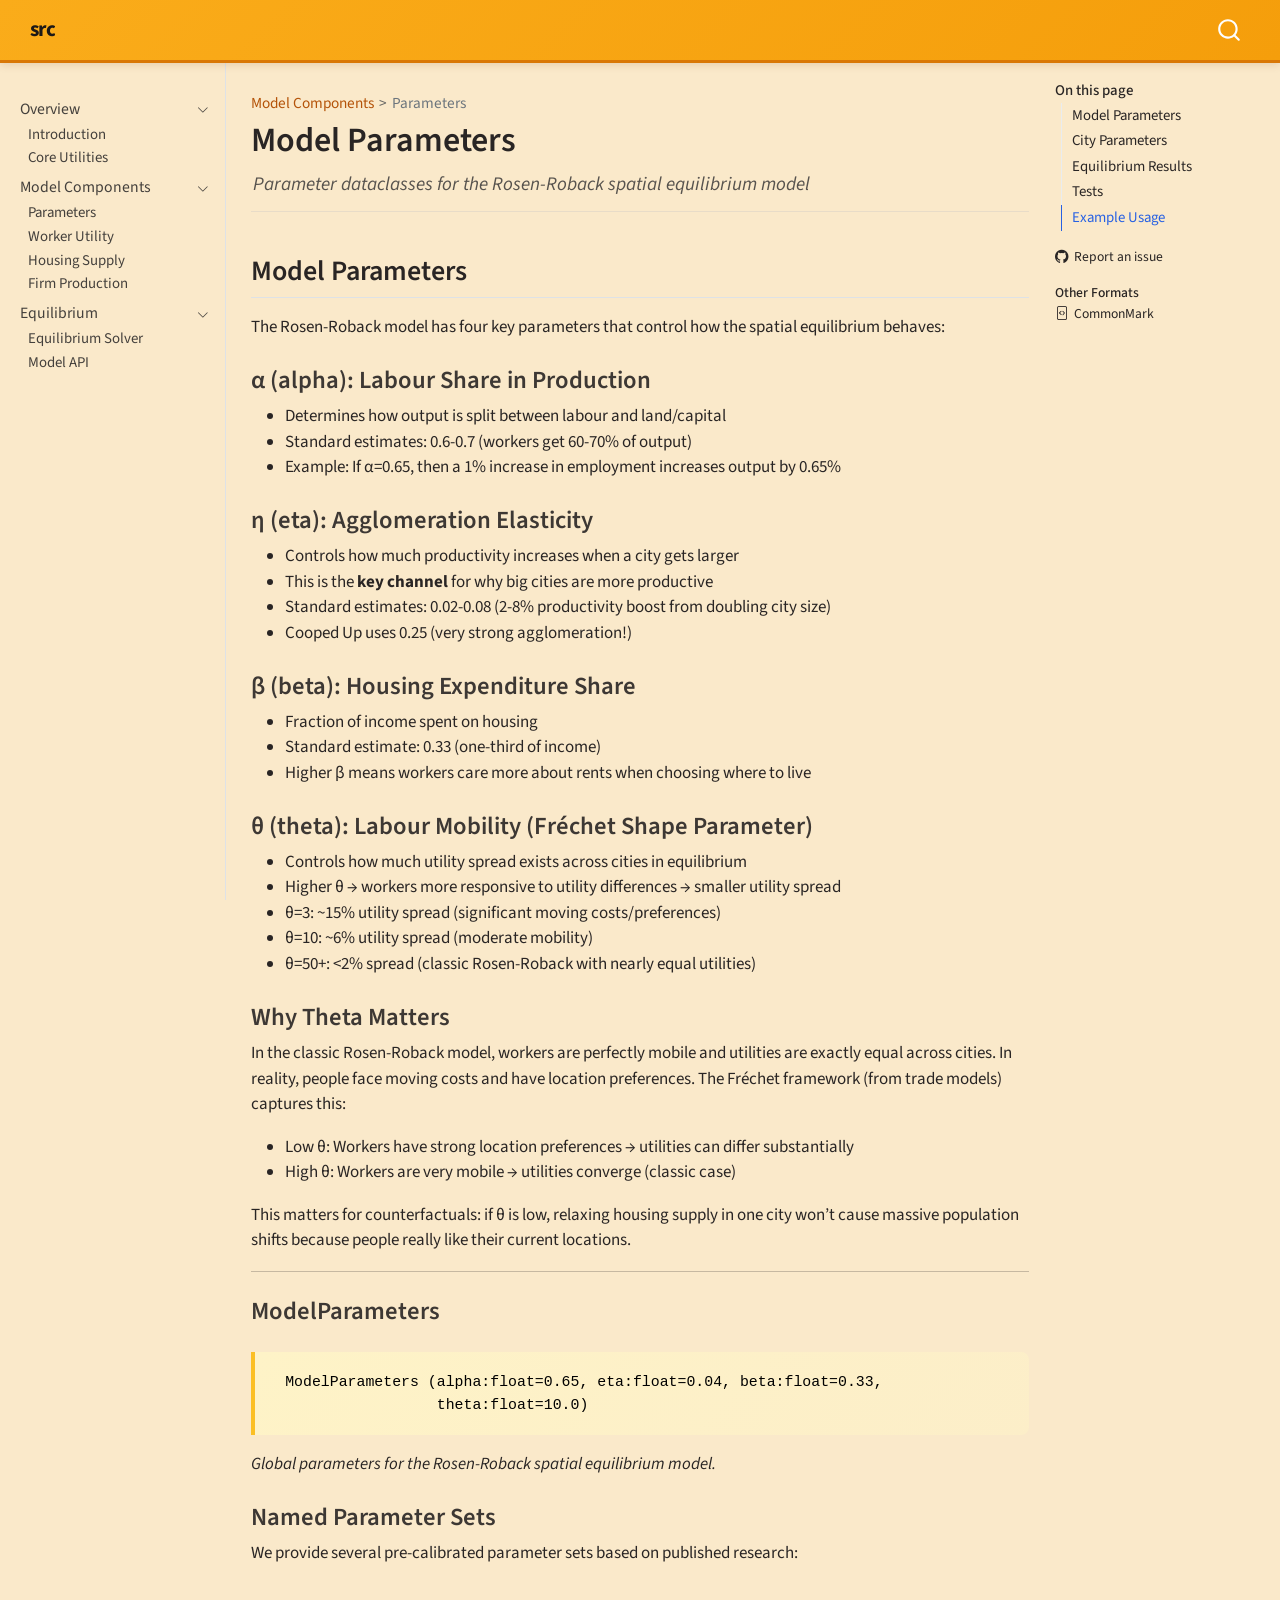
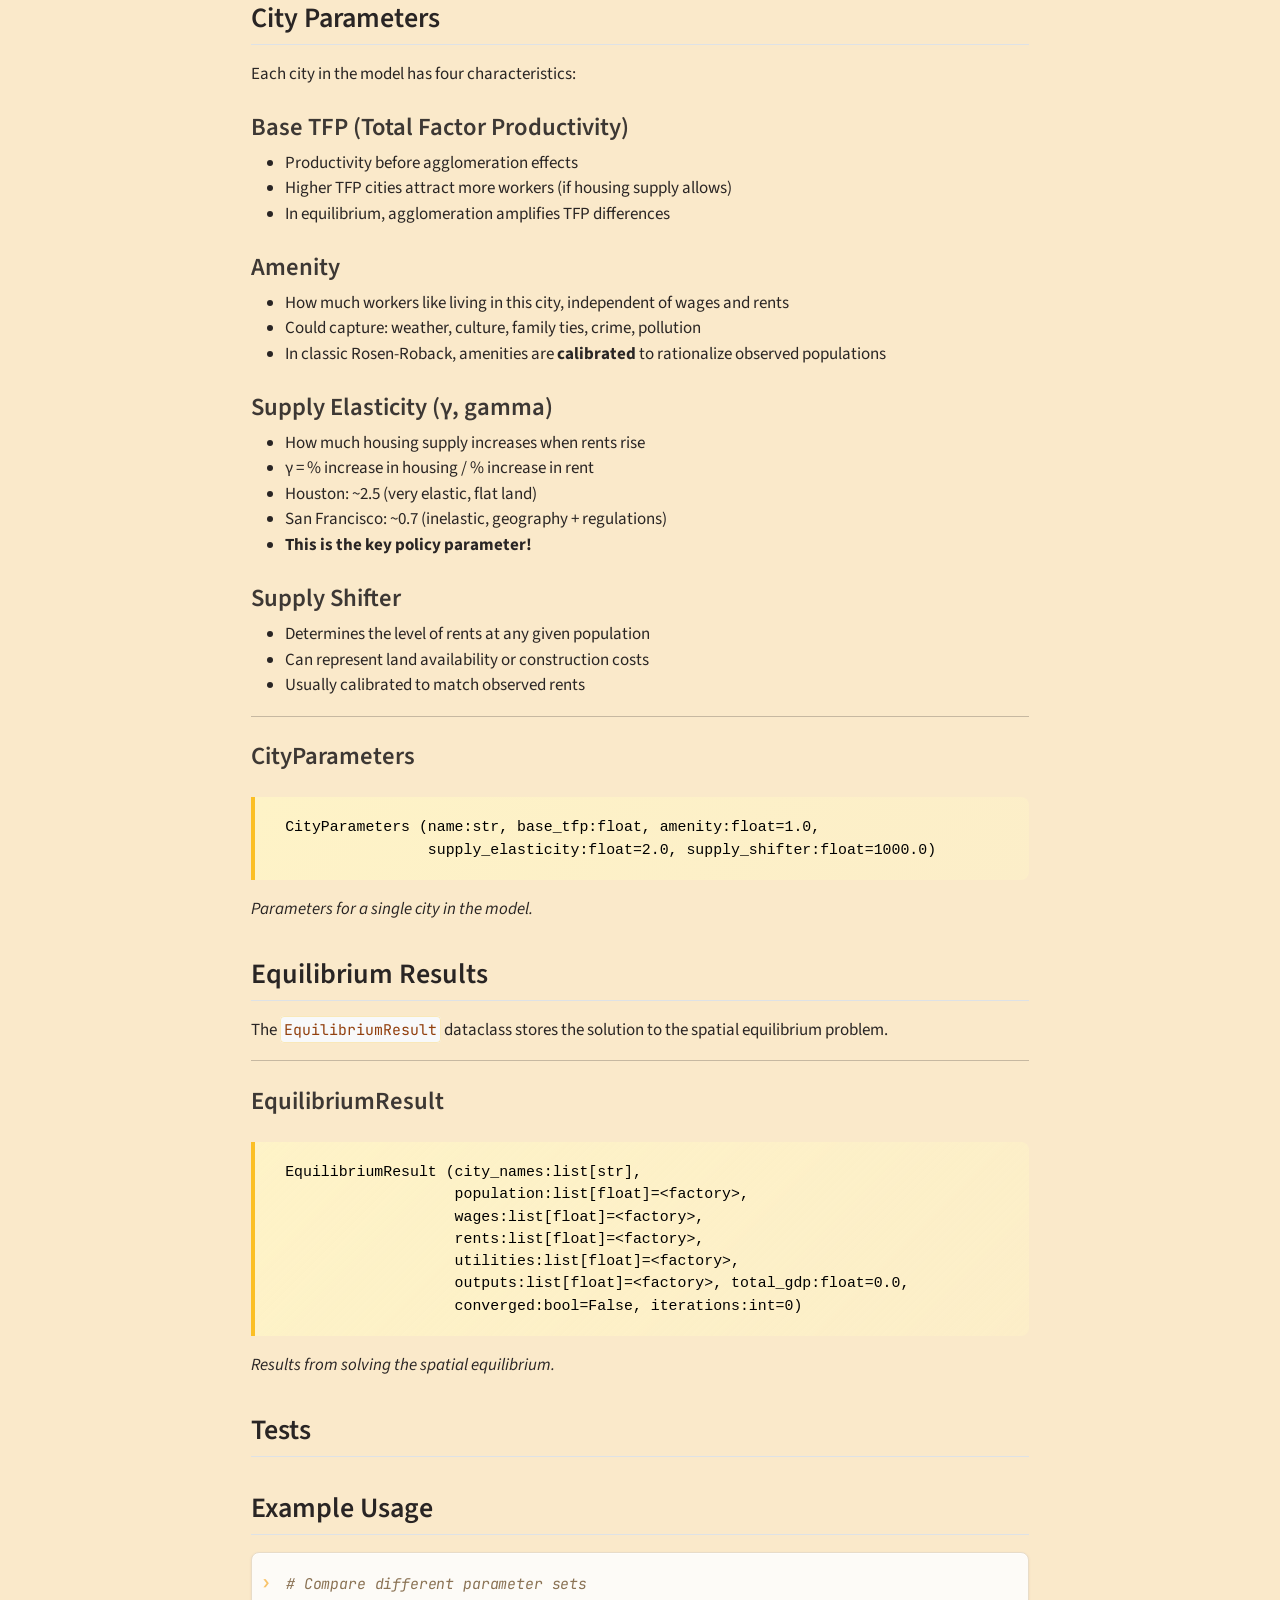
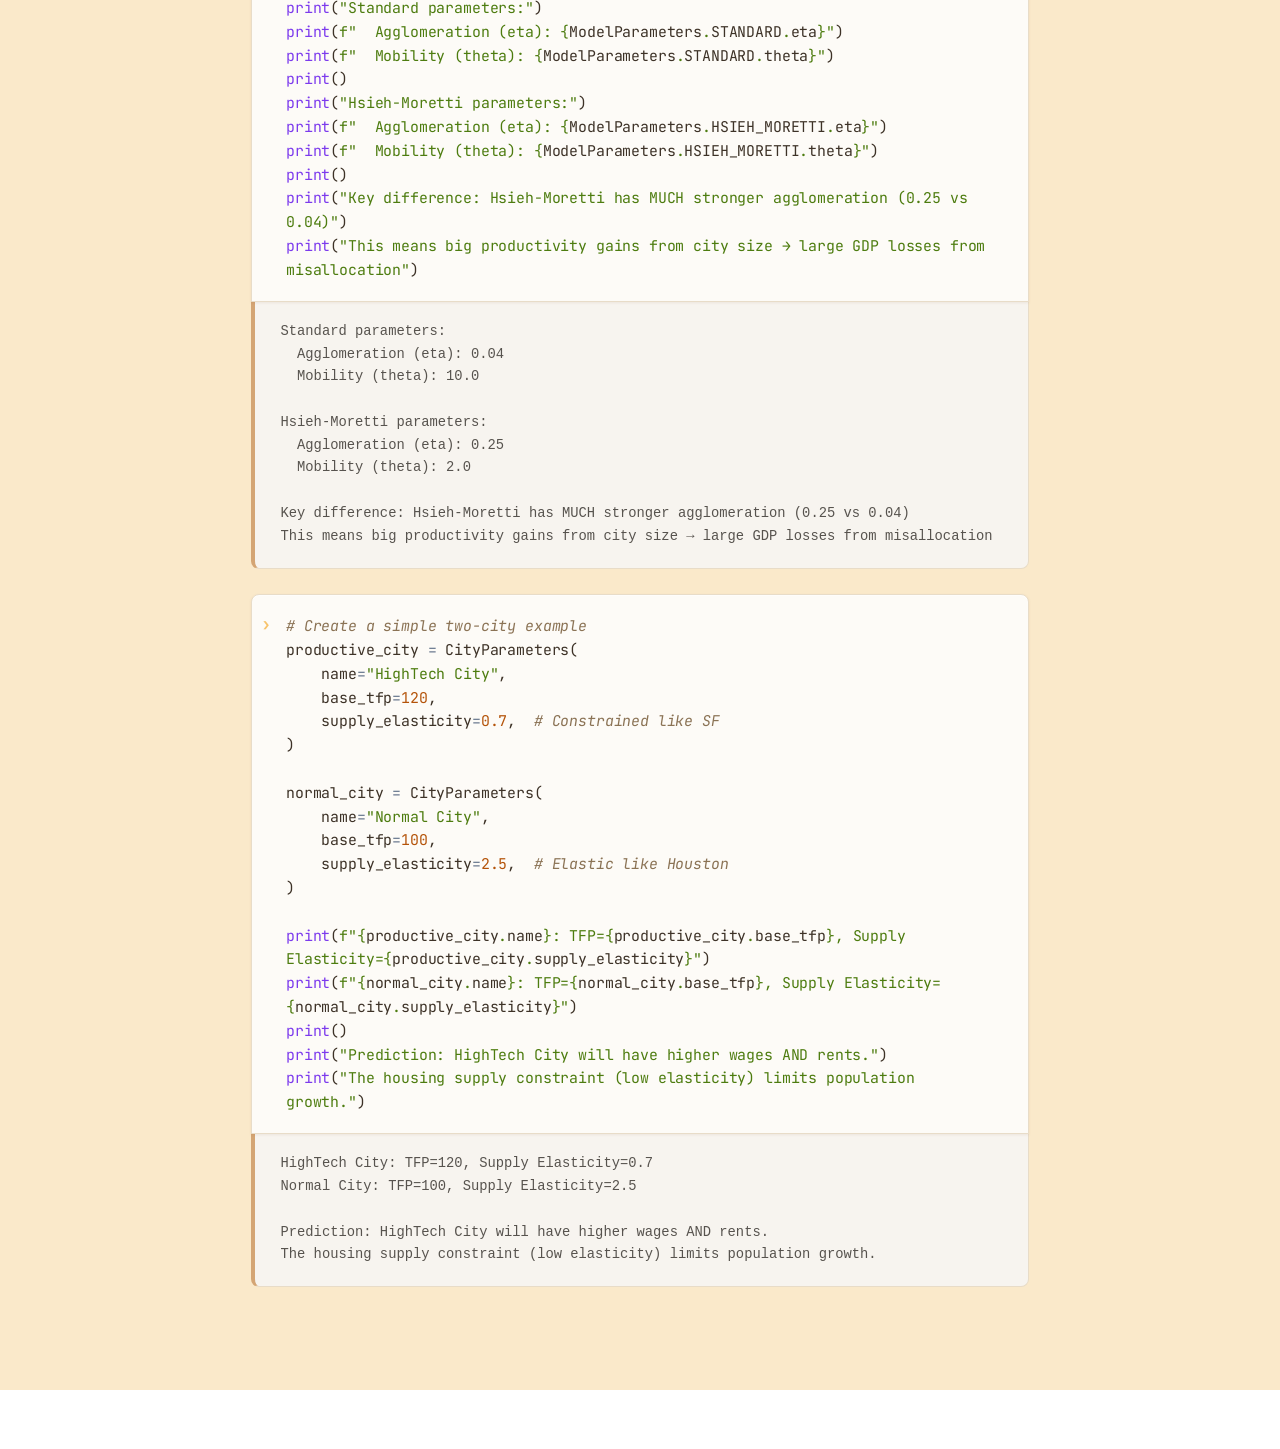
<file: docs/parameters.html>
<!DOCTYPE html>
<html xmlns="http://www.w3.org/1999/xhtml" lang="en" xml:lang="en"><head>

<meta charset="utf-8">
<meta name="generator" content="quarto-1.4.549">

<meta name="viewport" content="width=device-width, initial-scale=1.0, user-scalable=yes">

<meta name="description" content="Parameter dataclasses for the Rosen-Roback spatial equilibrium model">

<title>src - Model Parameters</title>
<style>
code{white-space: pre-wrap;}
span.smallcaps{font-variant: small-caps;}
div.columns{display: flex; gap: min(4vw, 1.5em);}
div.column{flex: auto; overflow-x: auto;}
div.hanging-indent{margin-left: 1.5em; text-indent: -1.5em;}
ul.task-list{list-style: none;}
ul.task-list li input[type="checkbox"] {
  width: 0.8em;
  margin: 0 0.8em 0.2em -1em; /* quarto-specific, see https://github.com/quarto-dev/quarto-cli/issues/4556 */ 
  vertical-align: middle;
}
/* CSS for syntax highlighting */
pre > code.sourceCode { white-space: pre; position: relative; }
pre > code.sourceCode > span { line-height: 1.25; }
pre > code.sourceCode > span:empty { height: 1.2em; }
.sourceCode { overflow: visible; }
code.sourceCode > span { color: inherit; text-decoration: inherit; }
div.sourceCode { margin: 1em 0; }
pre.sourceCode { margin: 0; }
@media screen {
div.sourceCode { overflow: auto; }
}
@media print {
pre > code.sourceCode { white-space: pre-wrap; }
pre > code.sourceCode > span { text-indent: -5em; padding-left: 5em; }
}
pre.numberSource code
  { counter-reset: source-line 0; }
pre.numberSource code > span
  { position: relative; left: -4em; counter-increment: source-line; }
pre.numberSource code > span > a:first-child::before
  { content: counter(source-line);
    position: relative; left: -1em; text-align: right; vertical-align: baseline;
    border: none; display: inline-block;
    -webkit-touch-callout: none; -webkit-user-select: none;
    -khtml-user-select: none; -moz-user-select: none;
    -ms-user-select: none; user-select: none;
    padding: 0 4px; width: 4em;
  }
pre.numberSource { margin-left: 3em;  padding-left: 4px; }
div.sourceCode
  {   }
@media screen {
pre > code.sourceCode > span > a:first-child::before { text-decoration: underline; }
}
</style>


<script src="site_libs/quarto-nav/quarto-nav.js"></script>
<script src="site_libs/quarto-nav/headroom.min.js"></script>
<script src="site_libs/clipboard/clipboard.min.js"></script>
<script src="site_libs/quarto-search/autocomplete.umd.js"></script>
<script src="site_libs/quarto-search/fuse.min.js"></script>
<script src="site_libs/quarto-search/quarto-search.js"></script>
<meta name="quarto:offset" content="./">
<script src="site_libs/quarto-html/quarto.js"></script>
<script src="site_libs/quarto-html/popper.min.js"></script>
<script src="site_libs/quarto-html/tippy.umd.min.js"></script>
<script src="site_libs/quarto-html/anchor.min.js"></script>
<link href="site_libs/quarto-html/tippy.css" rel="stylesheet">
<link href="site_libs/quarto-html/quarto-syntax-highlighting.css" rel="stylesheet" id="quarto-text-highlighting-styles">
<script src="site_libs/bootstrap/bootstrap.min.js"></script>
<link href="site_libs/bootstrap/bootstrap-icons.css" rel="stylesheet">
<link href="site_libs/bootstrap/bootstrap.min.css" rel="stylesheet" id="quarto-bootstrap" data-mode="light">
<script id="quarto-search-options" type="application/json">{
  "location": "navbar",
  "copy-button": false,
  "collapse-after": 3,
  "panel-placement": "end",
  "type": "overlay",
  "limit": 50,
  "keyboard-shortcut": [
    "f",
    "/",
    "s"
  ],
  "show-item-context": false,
  "language": {
    "search-no-results-text": "No results",
    "search-matching-documents-text": "matching documents",
    "search-copy-link-title": "Copy link to search",
    "search-hide-matches-text": "Hide additional matches",
    "search-more-match-text": "more match in this document",
    "search-more-matches-text": "more matches in this document",
    "search-clear-button-title": "Clear",
    "search-text-placeholder": "",
    "search-detached-cancel-button-title": "Cancel",
    "search-submit-button-title": "Submit",
    "search-label": "Search"
  }
}</script>
<link rel="preconnect" href="https://fonts.googleapis.com">
<link rel="preconnect" href="https://fonts.gstatic.com" crossorigin="">
<link href="https://fonts.googleapis.com/css2?family=JetBrains+Mono:ital,wght@0,400;0,500;0,600;0,700;1,400&amp;display=swap" rel="stylesheet">


<link rel="stylesheet" href="styles.css">
<meta property="og:title" content="src - Model Parameters">
<meta property="og:description" content="Parameter dataclasses for the Rosen-Roback spatial equilibrium model">
<meta property="og:site_name" content="src">
<meta name="twitter:title" content="src - Model Parameters">
<meta name="twitter:description" content="Parameter dataclasses for the Rosen-Roback spatial equilibrium model">
<meta name="twitter:card" content="summary">
</head>

<body class="nav-sidebar docked nav-fixed">

<div id="quarto-search-results"></div>
  <header id="quarto-header" class="headroom fixed-top">
    <nav class="navbar navbar-expand-lg " data-bs-theme="dark">
      <div class="navbar-container container-fluid">
      <div class="navbar-brand-container mx-auto">
    <a class="navbar-brand" href="./index.html">
    <span class="navbar-title">src</span>
    </a>
  </div>
        <div class="quarto-navbar-tools">
</div>
          <div id="quarto-search" class="" title="Search"></div>
      </div> <!-- /container-fluid -->
    </nav>
  <nav class="quarto-secondary-nav">
    <div class="container-fluid d-flex">
      <button type="button" class="quarto-btn-toggle btn" data-bs-toggle="collapse" data-bs-target=".quarto-sidebar-collapse-item" aria-controls="quarto-sidebar" aria-expanded="false" aria-label="Toggle sidebar navigation" onclick="if (window.quartoToggleHeadroom) { window.quartoToggleHeadroom(); }">
        <i class="bi bi-layout-text-sidebar-reverse"></i>
      </button>
        <nav class="quarto-page-breadcrumbs" aria-label="breadcrumb"><ol class="breadcrumb"><li class="breadcrumb-item"><a href="./parameters.html">Model Components</a></li><li class="breadcrumb-item"><a href="./parameters.html">Parameters</a></li></ol></nav>
        <a class="flex-grow-1" role="button" data-bs-toggle="collapse" data-bs-target=".quarto-sidebar-collapse-item" aria-controls="quarto-sidebar" aria-expanded="false" aria-label="Toggle sidebar navigation" onclick="if (window.quartoToggleHeadroom) { window.quartoToggleHeadroom(); }">      
        </a>
    </div>
  </nav>
</header>
<!-- content -->
<div id="quarto-content" class="quarto-container page-columns page-rows-contents page-layout-article page-navbar">
<!-- sidebar -->
  <nav id="quarto-sidebar" class="sidebar collapse collapse-horizontal quarto-sidebar-collapse-item sidebar-navigation docked overflow-auto">
    <div class="sidebar-menu-container"> 
    <ul class="list-unstyled mt-1">
        <li class="sidebar-item sidebar-item-section">
      <div class="sidebar-item-container"> 
            <a class="sidebar-item-text sidebar-link text-start" data-bs-toggle="collapse" data-bs-target="#quarto-sidebar-section-1" aria-expanded="true">
 <span class="menu-text">Overview</span></a>
          <a class="sidebar-item-toggle text-start" data-bs-toggle="collapse" data-bs-target="#quarto-sidebar-section-1" aria-expanded="true" aria-label="Toggle section">
            <i class="bi bi-chevron-right ms-2"></i>
          </a> 
      </div>
      <ul id="quarto-sidebar-section-1" class="collapse list-unstyled sidebar-section depth1 show">  
          <li class="sidebar-item">
  <div class="sidebar-item-container"> 
  <a href="./index.html" class="sidebar-item-text sidebar-link">
 <span class="menu-text">Introduction</span></a>
  </div>
</li>
          <li class="sidebar-item">
  <div class="sidebar-item-container"> 
  <a href="./core.html" class="sidebar-item-text sidebar-link">
 <span class="menu-text">Core Utilities</span></a>
  </div>
</li>
      </ul>
  </li>
        <li class="sidebar-item sidebar-item-section">
      <div class="sidebar-item-container"> 
            <a class="sidebar-item-text sidebar-link text-start" data-bs-toggle="collapse" data-bs-target="#quarto-sidebar-section-2" aria-expanded="true">
 <span class="menu-text">Model Components</span></a>
          <a class="sidebar-item-toggle text-start" data-bs-toggle="collapse" data-bs-target="#quarto-sidebar-section-2" aria-expanded="true" aria-label="Toggle section">
            <i class="bi bi-chevron-right ms-2"></i>
          </a> 
      </div>
      <ul id="quarto-sidebar-section-2" class="collapse list-unstyled sidebar-section depth1 show">  
          <li class="sidebar-item">
  <div class="sidebar-item-container"> 
  <a href="./parameters.html" class="sidebar-item-text sidebar-link active">
 <span class="menu-text">Parameters</span></a>
  </div>
</li>
          <li class="sidebar-item">
  <div class="sidebar-item-container"> 
  <a href="./utility.html" class="sidebar-item-text sidebar-link">
 <span class="menu-text">Worker Utility</span></a>
  </div>
</li>
          <li class="sidebar-item">
  <div class="sidebar-item-container"> 
  <a href="./housing.html" class="sidebar-item-text sidebar-link">
 <span class="menu-text">Housing Supply</span></a>
  </div>
</li>
          <li class="sidebar-item">
  <div class="sidebar-item-container"> 
  <a href="./production.html" class="sidebar-item-text sidebar-link">
 <span class="menu-text">Firm Production</span></a>
  </div>
</li>
      </ul>
  </li>
        <li class="sidebar-item sidebar-item-section">
      <div class="sidebar-item-container"> 
            <a class="sidebar-item-text sidebar-link text-start" data-bs-toggle="collapse" data-bs-target="#quarto-sidebar-section-3" aria-expanded="true">
 <span class="menu-text">Equilibrium</span></a>
          <a class="sidebar-item-toggle text-start" data-bs-toggle="collapse" data-bs-target="#quarto-sidebar-section-3" aria-expanded="true" aria-label="Toggle section">
            <i class="bi bi-chevron-right ms-2"></i>
          </a> 
      </div>
      <ul id="quarto-sidebar-section-3" class="collapse list-unstyled sidebar-section depth1 show">  
          <li class="sidebar-item">
  <div class="sidebar-item-container"> 
  <a href="./equilibrium.html" class="sidebar-item-text sidebar-link">
 <span class="menu-text">Equilibrium Solver</span></a>
  </div>
</li>
          <li class="sidebar-item">
  <div class="sidebar-item-container"> 
  <a href="./model.html" class="sidebar-item-text sidebar-link">
 <span class="menu-text">Model API</span></a>
  </div>
</li>
      </ul>
  </li>
    </ul>
    </div>
</nav>
<div id="quarto-sidebar-glass" class="quarto-sidebar-collapse-item" data-bs-toggle="collapse" data-bs-target=".quarto-sidebar-collapse-item"></div>
<!-- margin-sidebar -->
    <div id="quarto-margin-sidebar" class="sidebar margin-sidebar">
        <nav id="TOC" role="doc-toc" class="toc-active">
    <h2 id="toc-title">On this page</h2>
   
  <ul>
  <li><a href="#model-parameters" id="toc-model-parameters" class="nav-link active" data-scroll-target="#model-parameters">Model Parameters</a>
  <ul class="collapse">
  <li><a href="#α-alpha-labour-share-in-production" id="toc-α-alpha-labour-share-in-production" class="nav-link" data-scroll-target="#α-alpha-labour-share-in-production">α (alpha): Labour Share in Production</a></li>
  <li><a href="#η-eta-agglomeration-elasticity" id="toc-η-eta-agglomeration-elasticity" class="nav-link" data-scroll-target="#η-eta-agglomeration-elasticity">η (eta): Agglomeration Elasticity</a></li>
  <li><a href="#β-beta-housing-expenditure-share" id="toc-β-beta-housing-expenditure-share" class="nav-link" data-scroll-target="#β-beta-housing-expenditure-share">β (beta): Housing Expenditure Share</a></li>
  <li><a href="#θ-theta-labour-mobility-fréchet-shape-parameter" id="toc-θ-theta-labour-mobility-fréchet-shape-parameter" class="nav-link" data-scroll-target="#θ-theta-labour-mobility-fréchet-shape-parameter">θ (theta): Labour Mobility (Fréchet Shape Parameter)</a></li>
  <li><a href="#why-theta-matters" id="toc-why-theta-matters" class="nav-link" data-scroll-target="#why-theta-matters">Why Theta Matters</a></li>
  <li><a href="#modelparameters" id="toc-modelparameters" class="nav-link" data-scroll-target="#modelparameters">ModelParameters</a></li>
  <li><a href="#named-parameter-sets" id="toc-named-parameter-sets" class="nav-link" data-scroll-target="#named-parameter-sets">Named Parameter Sets</a></li>
  </ul></li>
  <li><a href="#city-parameters" id="toc-city-parameters" class="nav-link" data-scroll-target="#city-parameters">City Parameters</a>
  <ul class="collapse">
  <li><a href="#base-tfp-total-factor-productivity" id="toc-base-tfp-total-factor-productivity" class="nav-link" data-scroll-target="#base-tfp-total-factor-productivity">Base TFP (Total Factor Productivity)</a></li>
  <li><a href="#amenity" id="toc-amenity" class="nav-link" data-scroll-target="#amenity">Amenity</a></li>
  <li><a href="#supply-elasticity-γ-gamma" id="toc-supply-elasticity-γ-gamma" class="nav-link" data-scroll-target="#supply-elasticity-γ-gamma">Supply Elasticity (γ, gamma)</a></li>
  <li><a href="#supply-shifter" id="toc-supply-shifter" class="nav-link" data-scroll-target="#supply-shifter">Supply Shifter</a></li>
  <li><a href="#cityparameters" id="toc-cityparameters" class="nav-link" data-scroll-target="#cityparameters">CityParameters</a></li>
  </ul></li>
  <li><a href="#equilibrium-results" id="toc-equilibrium-results" class="nav-link" data-scroll-target="#equilibrium-results">Equilibrium Results</a>
  <ul class="collapse">
  <li><a href="#equilibriumresult" id="toc-equilibriumresult" class="nav-link" data-scroll-target="#equilibriumresult">EquilibriumResult</a></li>
  </ul></li>
  <li><a href="#tests" id="toc-tests" class="nav-link" data-scroll-target="#tests">Tests</a></li>
  <li><a href="#example-usage" id="toc-example-usage" class="nav-link" data-scroll-target="#example-usage">Example Usage</a></li>
  </ul>
<div class="toc-actions"><ul><li><a href="https://github.com/henrydashwood/housing_prices/issues/new" class="toc-action"><i class="bi bi-github"></i>Report an issue</a></li></ul></div><div class="quarto-alternate-formats"><h2>Other Formats</h2><ul><li><a href="parameters.html.md"><i class="bi bi-file-code"></i>CommonMark</a></li></ul></div></nav>
    </div>
<!-- main -->
<main class="content" id="quarto-document-content">

<header id="title-block-header" class="quarto-title-block default"><nav class="quarto-page-breadcrumbs quarto-title-breadcrumbs d-none d-lg-block" aria-label="breadcrumb"><ol class="breadcrumb"><li class="breadcrumb-item"><a href="./parameters.html">Model Components</a></li><li class="breadcrumb-item"><a href="./parameters.html">Parameters</a></li></ol></nav>
<div class="quarto-title">
<h1 class="title">Model Parameters</h1>
</div>

<div>
  <div class="description">
    Parameter dataclasses for the Rosen-Roback spatial equilibrium model
  </div>
</div>


<div class="quarto-title-meta">

    
  
    
  </div>
  


</header>


<!-- WARNING: THIS FILE WAS AUTOGENERATED! DO NOT EDIT! -->
<section id="model-parameters" class="level2">
<h2 class="anchored" data-anchor-id="model-parameters">Model Parameters</h2>
<p>The Rosen-Roback model has four key parameters that control how the spatial equilibrium behaves:</p>
<section id="α-alpha-labour-share-in-production" class="level3">
<h3 class="anchored" data-anchor-id="α-alpha-labour-share-in-production">α (alpha): Labour Share in Production</h3>
<ul>
<li>Determines how output is split between labour and land/capital</li>
<li>Standard estimates: 0.6-0.7 (workers get 60-70% of output)</li>
<li>Example: If α=0.65, then a 1% increase in employment increases output by 0.65%</li>
</ul>
</section>
<section id="η-eta-agglomeration-elasticity" class="level3">
<h3 class="anchored" data-anchor-id="η-eta-agglomeration-elasticity">η (eta): Agglomeration Elasticity</h3>
<ul>
<li>Controls how much productivity increases when a city gets larger</li>
<li>This is the <strong>key channel</strong> for why big cities are more productive</li>
<li>Standard estimates: 0.02-0.08 (2-8% productivity boost from doubling city size)</li>
<li>Cooped Up uses 0.25 (very strong agglomeration!)</li>
</ul>
</section>
<section id="β-beta-housing-expenditure-share" class="level3">
<h3 class="anchored" data-anchor-id="β-beta-housing-expenditure-share">β (beta): Housing Expenditure Share</h3>
<ul>
<li>Fraction of income spent on housing</li>
<li>Standard estimate: 0.33 (one-third of income)</li>
<li>Higher β means workers care more about rents when choosing where to live</li>
</ul>
</section>
<section id="θ-theta-labour-mobility-fréchet-shape-parameter" class="level3">
<h3 class="anchored" data-anchor-id="θ-theta-labour-mobility-fréchet-shape-parameter">θ (theta): Labour Mobility (Fréchet Shape Parameter)</h3>
<ul>
<li>Controls how much utility spread exists across cities in equilibrium</li>
<li>Higher θ → workers more responsive to utility differences → smaller utility spread</li>
<li>θ=3: ~15% utility spread (significant moving costs/preferences)</li>
<li>θ=10: ~6% utility spread (moderate mobility)</li>
<li>θ=50+: &lt;2% spread (classic Rosen-Roback with nearly equal utilities)</li>
</ul>
</section>
<section id="why-theta-matters" class="level3">
<h3 class="anchored" data-anchor-id="why-theta-matters">Why Theta Matters</h3>
<p>In the classic Rosen-Roback model, workers are perfectly mobile and utilities are exactly equal across cities. In reality, people face moving costs and have location preferences. The Fréchet framework (from trade models) captures this:</p>
<ul>
<li>Low θ: Workers have strong location preferences → utilities can differ substantially</li>
<li>High θ: Workers are very mobile → utilities converge (classic case)</li>
</ul>
<p>This matters for counterfactuals: if θ is low, relaxing housing supply in one city won’t cause massive population shifts because people really like their current locations.</p>
<hr>
</section>
<section id="modelparameters" class="level3">
<h3 class="anchored" data-anchor-id="modelparameters">ModelParameters</h3>
<blockquote class="blockquote">
<pre><code> ModelParameters (alpha:float=0.65, eta:float=0.04, beta:float=0.33,
                  theta:float=10.0)</code></pre>
</blockquote>
<p><em>Global parameters for the Rosen-Roback spatial equilibrium model.</em></p>
</section>
<section id="named-parameter-sets" class="level3">
<h3 class="anchored" data-anchor-id="named-parameter-sets">Named Parameter Sets</h3>
<p>We provide several pre-calibrated parameter sets based on published research:</p>
</section>
</section>
<section id="city-parameters" class="level2">
<h2 class="anchored" data-anchor-id="city-parameters">City Parameters</h2>
<p>Each city in the model has four characteristics:</p>
<section id="base-tfp-total-factor-productivity" class="level3">
<h3 class="anchored" data-anchor-id="base-tfp-total-factor-productivity">Base TFP (Total Factor Productivity)</h3>
<ul>
<li>Productivity before agglomeration effects</li>
<li>Higher TFP cities attract more workers (if housing supply allows)</li>
<li>In equilibrium, agglomeration amplifies TFP differences</li>
</ul>
</section>
<section id="amenity" class="level3">
<h3 class="anchored" data-anchor-id="amenity">Amenity</h3>
<ul>
<li>How much workers like living in this city, independent of wages and rents</li>
<li>Could capture: weather, culture, family ties, crime, pollution</li>
<li>In classic Rosen-Roback, amenities are <strong>calibrated</strong> to rationalize observed populations</li>
</ul>
</section>
<section id="supply-elasticity-γ-gamma" class="level3">
<h3 class="anchored" data-anchor-id="supply-elasticity-γ-gamma">Supply Elasticity (γ, gamma)</h3>
<ul>
<li>How much housing supply increases when rents rise</li>
<li>γ = % increase in housing / % increase in rent</li>
<li>Houston: ~2.5 (very elastic, flat land)</li>
<li>San Francisco: ~0.7 (inelastic, geography + regulations)</li>
<li><strong>This is the key policy parameter!</strong></li>
</ul>
</section>
<section id="supply-shifter" class="level3">
<h3 class="anchored" data-anchor-id="supply-shifter">Supply Shifter</h3>
<ul>
<li>Determines the level of rents at any given population</li>
<li>Can represent land availability or construction costs</li>
<li>Usually calibrated to match observed rents</li>
</ul>
<hr>
</section>
<section id="cityparameters" class="level3">
<h3 class="anchored" data-anchor-id="cityparameters">CityParameters</h3>
<blockquote class="blockquote">
<pre><code> CityParameters (name:str, base_tfp:float, amenity:float=1.0,
                 supply_elasticity:float=2.0, supply_shifter:float=1000.0)</code></pre>
</blockquote>
<p><em>Parameters for a single city in the model.</em></p>
</section>
</section>
<section id="equilibrium-results" class="level2">
<h2 class="anchored" data-anchor-id="equilibrium-results">Equilibrium Results</h2>
<p>The <code>EquilibriumResult</code> dataclass stores the solution to the spatial equilibrium problem.</p>
<hr>
<section id="equilibriumresult" class="level3">
<h3 class="anchored" data-anchor-id="equilibriumresult">EquilibriumResult</h3>
<blockquote class="blockquote">
<pre><code> EquilibriumResult (city_names:list[str],
                    population:list[float]=&lt;factory&gt;,
                    wages:list[float]=&lt;factory&gt;,
                    rents:list[float]=&lt;factory&gt;,
                    utilities:list[float]=&lt;factory&gt;,
                    outputs:list[float]=&lt;factory&gt;, total_gdp:float=0.0,
                    converged:bool=False, iterations:int=0)</code></pre>
</blockquote>
<p><em>Results from solving the spatial equilibrium.</em></p>
</section>
</section>
<section id="tests" class="level2">
<h2 class="anchored" data-anchor-id="tests">Tests</h2>
</section>
<section id="example-usage" class="level2">
<h2 class="anchored" data-anchor-id="example-usage">Example Usage</h2>
<div id="cell-11" class="cell" data-execution_count="8">
<div class="sourceCode cell-code" id="cb4"><pre class="sourceCode python code-with-copy"><code class="sourceCode python"><span id="cb4-1"><a href="#cb4-1" aria-hidden="true" tabindex="-1"></a><span class="co"># Compare different parameter sets</span></span>
<span id="cb4-2"><a href="#cb4-2" aria-hidden="true" tabindex="-1"></a><span class="bu">print</span>(<span class="st">"Standard parameters:"</span>)</span>
<span id="cb4-3"><a href="#cb4-3" aria-hidden="true" tabindex="-1"></a><span class="bu">print</span>(<span class="ss">f"  Agglomeration (eta): </span><span class="sc">{</span>ModelParameters<span class="sc">.</span>STANDARD<span class="sc">.</span>eta<span class="sc">}</span><span class="ss">"</span>)</span>
<span id="cb4-4"><a href="#cb4-4" aria-hidden="true" tabindex="-1"></a><span class="bu">print</span>(<span class="ss">f"  Mobility (theta): </span><span class="sc">{</span>ModelParameters<span class="sc">.</span>STANDARD<span class="sc">.</span>theta<span class="sc">}</span><span class="ss">"</span>)</span>
<span id="cb4-5"><a href="#cb4-5" aria-hidden="true" tabindex="-1"></a><span class="bu">print</span>()</span>
<span id="cb4-6"><a href="#cb4-6" aria-hidden="true" tabindex="-1"></a><span class="bu">print</span>(<span class="st">"Hsieh-Moretti parameters:"</span>)</span>
<span id="cb4-7"><a href="#cb4-7" aria-hidden="true" tabindex="-1"></a><span class="bu">print</span>(<span class="ss">f"  Agglomeration (eta): </span><span class="sc">{</span>ModelParameters<span class="sc">.</span>HSIEH_MORETTI<span class="sc">.</span>eta<span class="sc">}</span><span class="ss">"</span>)</span>
<span id="cb4-8"><a href="#cb4-8" aria-hidden="true" tabindex="-1"></a><span class="bu">print</span>(<span class="ss">f"  Mobility (theta): </span><span class="sc">{</span>ModelParameters<span class="sc">.</span>HSIEH_MORETTI<span class="sc">.</span>theta<span class="sc">}</span><span class="ss">"</span>)</span>
<span id="cb4-9"><a href="#cb4-9" aria-hidden="true" tabindex="-1"></a><span class="bu">print</span>()</span>
<span id="cb4-10"><a href="#cb4-10" aria-hidden="true" tabindex="-1"></a><span class="bu">print</span>(<span class="st">"Key difference: Hsieh-Moretti has MUCH stronger agglomeration (0.25 vs 0.04)"</span>)</span>
<span id="cb4-11"><a href="#cb4-11" aria-hidden="true" tabindex="-1"></a><span class="bu">print</span>(<span class="st">"This means big productivity gains from city size → large GDP losses from misallocation"</span>)</span></code><button title="Copy to Clipboard" class="code-copy-button"><i class="bi"></i></button></pre></div>
<div class="cell-output cell-output-stdout">
<pre><code>Standard parameters:
  Agglomeration (eta): 0.04
  Mobility (theta): 10.0

Hsieh-Moretti parameters:
  Agglomeration (eta): 0.25
  Mobility (theta): 2.0

Key difference: Hsieh-Moretti has MUCH stronger agglomeration (0.25 vs 0.04)
This means big productivity gains from city size → large GDP losses from misallocation</code></pre>
</div>
</div>
<div id="cell-12" class="cell" data-execution_count="9">
<div class="sourceCode cell-code" id="cb6"><pre class="sourceCode python code-with-copy"><code class="sourceCode python"><span id="cb6-1"><a href="#cb6-1" aria-hidden="true" tabindex="-1"></a><span class="co"># Create a simple two-city example</span></span>
<span id="cb6-2"><a href="#cb6-2" aria-hidden="true" tabindex="-1"></a>productive_city <span class="op">=</span> CityParameters(</span>
<span id="cb6-3"><a href="#cb6-3" aria-hidden="true" tabindex="-1"></a>    name<span class="op">=</span><span class="st">"HighTech City"</span>,</span>
<span id="cb6-4"><a href="#cb6-4" aria-hidden="true" tabindex="-1"></a>    base_tfp<span class="op">=</span><span class="dv">120</span>,</span>
<span id="cb6-5"><a href="#cb6-5" aria-hidden="true" tabindex="-1"></a>    supply_elasticity<span class="op">=</span><span class="fl">0.7</span>,  <span class="co"># Constrained like SF</span></span>
<span id="cb6-6"><a href="#cb6-6" aria-hidden="true" tabindex="-1"></a>)</span>
<span id="cb6-7"><a href="#cb6-7" aria-hidden="true" tabindex="-1"></a></span>
<span id="cb6-8"><a href="#cb6-8" aria-hidden="true" tabindex="-1"></a>normal_city <span class="op">=</span> CityParameters(</span>
<span id="cb6-9"><a href="#cb6-9" aria-hidden="true" tabindex="-1"></a>    name<span class="op">=</span><span class="st">"Normal City"</span>,</span>
<span id="cb6-10"><a href="#cb6-10" aria-hidden="true" tabindex="-1"></a>    base_tfp<span class="op">=</span><span class="dv">100</span>,</span>
<span id="cb6-11"><a href="#cb6-11" aria-hidden="true" tabindex="-1"></a>    supply_elasticity<span class="op">=</span><span class="fl">2.5</span>,  <span class="co"># Elastic like Houston</span></span>
<span id="cb6-12"><a href="#cb6-12" aria-hidden="true" tabindex="-1"></a>)</span>
<span id="cb6-13"><a href="#cb6-13" aria-hidden="true" tabindex="-1"></a></span>
<span id="cb6-14"><a href="#cb6-14" aria-hidden="true" tabindex="-1"></a><span class="bu">print</span>(<span class="ss">f"</span><span class="sc">{</span>productive_city<span class="sc">.</span>name<span class="sc">}</span><span class="ss">: TFP=</span><span class="sc">{</span>productive_city<span class="sc">.</span>base_tfp<span class="sc">}</span><span class="ss">, Supply Elasticity=</span><span class="sc">{</span>productive_city<span class="sc">.</span>supply_elasticity<span class="sc">}</span><span class="ss">"</span>)</span>
<span id="cb6-15"><a href="#cb6-15" aria-hidden="true" tabindex="-1"></a><span class="bu">print</span>(<span class="ss">f"</span><span class="sc">{</span>normal_city<span class="sc">.</span>name<span class="sc">}</span><span class="ss">: TFP=</span><span class="sc">{</span>normal_city<span class="sc">.</span>base_tfp<span class="sc">}</span><span class="ss">, Supply Elasticity=</span><span class="sc">{</span>normal_city<span class="sc">.</span>supply_elasticity<span class="sc">}</span><span class="ss">"</span>)</span>
<span id="cb6-16"><a href="#cb6-16" aria-hidden="true" tabindex="-1"></a><span class="bu">print</span>()</span>
<span id="cb6-17"><a href="#cb6-17" aria-hidden="true" tabindex="-1"></a><span class="bu">print</span>(<span class="st">"Prediction: HighTech City will have higher wages AND rents."</span>)</span>
<span id="cb6-18"><a href="#cb6-18" aria-hidden="true" tabindex="-1"></a><span class="bu">print</span>(<span class="st">"The housing supply constraint (low elasticity) limits population growth."</span>)</span></code><button title="Copy to Clipboard" class="code-copy-button"><i class="bi"></i></button></pre></div>
<div class="cell-output cell-output-stdout">
<pre><code>HighTech City: TFP=120, Supply Elasticity=0.7
Normal City: TFP=100, Supply Elasticity=2.5

Prediction: HighTech City will have higher wages AND rents.
The housing supply constraint (low elasticity) limits population growth.</code></pre>
</div>
</div>


</section>

</main> <!-- /main -->
<script id="quarto-html-after-body" type="application/javascript">
window.document.addEventListener("DOMContentLoaded", function (event) {
  const toggleBodyColorMode = (bsSheetEl) => {
    const mode = bsSheetEl.getAttribute("data-mode");
    const bodyEl = window.document.querySelector("body");
    if (mode === "dark") {
      bodyEl.classList.add("quarto-dark");
      bodyEl.classList.remove("quarto-light");
    } else {
      bodyEl.classList.add("quarto-light");
      bodyEl.classList.remove("quarto-dark");
    }
  }
  const toggleBodyColorPrimary = () => {
    const bsSheetEl = window.document.querySelector("link#quarto-bootstrap");
    if (bsSheetEl) {
      toggleBodyColorMode(bsSheetEl);
    }
  }
  toggleBodyColorPrimary();  
  const icon = "";
  const anchorJS = new window.AnchorJS();
  anchorJS.options = {
    placement: 'right',
    icon: icon
  };
  anchorJS.add('.anchored');
  const isCodeAnnotation = (el) => {
    for (const clz of el.classList) {
      if (clz.startsWith('code-annotation-')) {                     
        return true;
      }
    }
    return false;
  }
  const clipboard = new window.ClipboardJS('.code-copy-button', {
    text: function(trigger) {
      const codeEl = trigger.previousElementSibling.cloneNode(true);
      for (const childEl of codeEl.children) {
        if (isCodeAnnotation(childEl)) {
          childEl.remove();
        }
      }
      return codeEl.innerText;
    }
  });
  clipboard.on('success', function(e) {
    // button target
    const button = e.trigger;
    // don't keep focus
    button.blur();
    // flash "checked"
    button.classList.add('code-copy-button-checked');
    var currentTitle = button.getAttribute("title");
    button.setAttribute("title", "Copied!");
    let tooltip;
    if (window.bootstrap) {
      button.setAttribute("data-bs-toggle", "tooltip");
      button.setAttribute("data-bs-placement", "left");
      button.setAttribute("data-bs-title", "Copied!");
      tooltip = new bootstrap.Tooltip(button, 
        { trigger: "manual", 
          customClass: "code-copy-button-tooltip",
          offset: [0, -8]});
      tooltip.show();    
    }
    setTimeout(function() {
      if (tooltip) {
        tooltip.hide();
        button.removeAttribute("data-bs-title");
        button.removeAttribute("data-bs-toggle");
        button.removeAttribute("data-bs-placement");
      }
      button.setAttribute("title", currentTitle);
      button.classList.remove('code-copy-button-checked');
    }, 1000);
    // clear code selection
    e.clearSelection();
  });
  function tippyHover(el, contentFn, onTriggerFn, onUntriggerFn) {
    const config = {
      allowHTML: true,
      maxWidth: 500,
      delay: 100,
      arrow: false,
      appendTo: function(el) {
          return el.parentElement;
      },
      interactive: true,
      interactiveBorder: 10,
      theme: 'quarto',
      placement: 'bottom-start',
    };
    if (contentFn) {
      config.content = contentFn;
    }
    if (onTriggerFn) {
      config.onTrigger = onTriggerFn;
    }
    if (onUntriggerFn) {
      config.onUntrigger = onUntriggerFn;
    }
    window.tippy(el, config); 
  }
  const noterefs = window.document.querySelectorAll('a[role="doc-noteref"]');
  for (var i=0; i<noterefs.length; i++) {
    const ref = noterefs[i];
    tippyHover(ref, function() {
      // use id or data attribute instead here
      let href = ref.getAttribute('data-footnote-href') || ref.getAttribute('href');
      try { href = new URL(href).hash; } catch {}
      const id = href.replace(/^#\/?/, "");
      const note = window.document.getElementById(id);
      return note.innerHTML;
    });
  }
  const xrefs = window.document.querySelectorAll('a.quarto-xref');
  const processXRef = (id, note) => {
    // Strip column container classes
    const stripColumnClz = (el) => {
      el.classList.remove("page-full", "page-columns");
      if (el.children) {
        for (const child of el.children) {
          stripColumnClz(child);
        }
      }
    }
    stripColumnClz(note)
    if (id === null || id.startsWith('sec-')) {
      // Special case sections, only their first couple elements
      const container = document.createElement("div");
      if (note.children && note.children.length > 2) {
        container.appendChild(note.children[0].cloneNode(true));
        for (let i = 1; i < note.children.length; i++) {
          const child = note.children[i];
          if (child.tagName === "P" && child.innerText === "") {
            continue;
          } else {
            container.appendChild(child.cloneNode(true));
            break;
          }
        }
        if (window.Quarto?.typesetMath) {
          window.Quarto.typesetMath(container);
        }
        return container.innerHTML
      } else {
        if (window.Quarto?.typesetMath) {
          window.Quarto.typesetMath(note);
        }
        return note.innerHTML;
      }
    } else {
      // Remove any anchor links if they are present
      const anchorLink = note.querySelector('a.anchorjs-link');
      if (anchorLink) {
        anchorLink.remove();
      }
      if (window.Quarto?.typesetMath) {
        window.Quarto.typesetMath(note);
      }
      // TODO in 1.5, we should make sure this works without a callout special case
      if (note.classList.contains("callout")) {
        return note.outerHTML;
      } else {
        return note.innerHTML;
      }
    }
  }
  for (var i=0; i<xrefs.length; i++) {
    const xref = xrefs[i];
    tippyHover(xref, undefined, function(instance) {
      instance.disable();
      let url = xref.getAttribute('href');
      let hash = undefined; 
      if (url.startsWith('#')) {
        hash = url;
      } else {
        try { hash = new URL(url).hash; } catch {}
      }
      if (hash) {
        const id = hash.replace(/^#\/?/, "");
        const note = window.document.getElementById(id);
        if (note !== null) {
          try {
            const html = processXRef(id, note.cloneNode(true));
            instance.setContent(html);
          } finally {
            instance.enable();
            instance.show();
          }
        } else {
          // See if we can fetch this
          fetch(url.split('#')[0])
          .then(res => res.text())
          .then(html => {
            const parser = new DOMParser();
            const htmlDoc = parser.parseFromString(html, "text/html");
            const note = htmlDoc.getElementById(id);
            if (note !== null) {
              const html = processXRef(id, note);
              instance.setContent(html);
            } 
          }).finally(() => {
            instance.enable();
            instance.show();
          });
        }
      } else {
        // See if we can fetch a full url (with no hash to target)
        // This is a special case and we should probably do some content thinning / targeting
        fetch(url)
        .then(res => res.text())
        .then(html => {
          const parser = new DOMParser();
          const htmlDoc = parser.parseFromString(html, "text/html");
          const note = htmlDoc.querySelector('main.content');
          if (note !== null) {
            // This should only happen for chapter cross references
            // (since there is no id in the URL)
            // remove the first header
            if (note.children.length > 0 && note.children[0].tagName === "HEADER") {
              note.children[0].remove();
            }
            const html = processXRef(null, note);
            instance.setContent(html);
          } 
        }).finally(() => {
          instance.enable();
          instance.show();
        });
      }
    }, function(instance) {
    });
  }
      let selectedAnnoteEl;
      const selectorForAnnotation = ( cell, annotation) => {
        let cellAttr = 'data-code-cell="' + cell + '"';
        let lineAttr = 'data-code-annotation="' +  annotation + '"';
        const selector = 'span[' + cellAttr + '][' + lineAttr + ']';
        return selector;
      }
      const selectCodeLines = (annoteEl) => {
        const doc = window.document;
        const targetCell = annoteEl.getAttribute("data-target-cell");
        const targetAnnotation = annoteEl.getAttribute("data-target-annotation");
        const annoteSpan = window.document.querySelector(selectorForAnnotation(targetCell, targetAnnotation));
        const lines = annoteSpan.getAttribute("data-code-lines").split(",");
        const lineIds = lines.map((line) => {
          return targetCell + "-" + line;
        })
        let top = null;
        let height = null;
        let parent = null;
        if (lineIds.length > 0) {
            //compute the position of the single el (top and bottom and make a div)
            const el = window.document.getElementById(lineIds[0]);
            top = el.offsetTop;
            height = el.offsetHeight;
            parent = el.parentElement.parentElement;
          if (lineIds.length > 1) {
            const lastEl = window.document.getElementById(lineIds[lineIds.length - 1]);
            const bottom = lastEl.offsetTop + lastEl.offsetHeight;
            height = bottom - top;
          }
          if (top !== null && height !== null && parent !== null) {
            // cook up a div (if necessary) and position it 
            let div = window.document.getElementById("code-annotation-line-highlight");
            if (div === null) {
              div = window.document.createElement("div");
              div.setAttribute("id", "code-annotation-line-highlight");
              div.style.position = 'absolute';
              parent.appendChild(div);
            }
            div.style.top = top - 2 + "px";
            div.style.height = height + 4 + "px";
            div.style.left = 0;
            let gutterDiv = window.document.getElementById("code-annotation-line-highlight-gutter");
            if (gutterDiv === null) {
              gutterDiv = window.document.createElement("div");
              gutterDiv.setAttribute("id", "code-annotation-line-highlight-gutter");
              gutterDiv.style.position = 'absolute';
              const codeCell = window.document.getElementById(targetCell);
              const gutter = codeCell.querySelector('.code-annotation-gutter');
              gutter.appendChild(gutterDiv);
            }
            gutterDiv.style.top = top - 2 + "px";
            gutterDiv.style.height = height + 4 + "px";
          }
          selectedAnnoteEl = annoteEl;
        }
      };
      const unselectCodeLines = () => {
        const elementsIds = ["code-annotation-line-highlight", "code-annotation-line-highlight-gutter"];
        elementsIds.forEach((elId) => {
          const div = window.document.getElementById(elId);
          if (div) {
            div.remove();
          }
        });
        selectedAnnoteEl = undefined;
      };
        // Handle positioning of the toggle
    window.addEventListener(
      "resize",
      throttle(() => {
        elRect = undefined;
        if (selectedAnnoteEl) {
          selectCodeLines(selectedAnnoteEl);
        }
      }, 10)
    );
    function throttle(fn, ms) {
    let throttle = false;
    let timer;
      return (...args) => {
        if(!throttle) { // first call gets through
            fn.apply(this, args);
            throttle = true;
        } else { // all the others get throttled
            if(timer) clearTimeout(timer); // cancel #2
            timer = setTimeout(() => {
              fn.apply(this, args);
              timer = throttle = false;
            }, ms);
        }
      };
    }
      // Attach click handler to the DT
      const annoteDls = window.document.querySelectorAll('dt[data-target-cell]');
      for (const annoteDlNode of annoteDls) {
        annoteDlNode.addEventListener('click', (event) => {
          const clickedEl = event.target;
          if (clickedEl !== selectedAnnoteEl) {
            unselectCodeLines();
            const activeEl = window.document.querySelector('dt[data-target-cell].code-annotation-active');
            if (activeEl) {
              activeEl.classList.remove('code-annotation-active');
            }
            selectCodeLines(clickedEl);
            clickedEl.classList.add('code-annotation-active');
          } else {
            // Unselect the line
            unselectCodeLines();
            clickedEl.classList.remove('code-annotation-active');
          }
        });
      }
  const findCites = (el) => {
    const parentEl = el.parentElement;
    if (parentEl) {
      const cites = parentEl.dataset.cites;
      if (cites) {
        return {
          el,
          cites: cites.split(' ')
        };
      } else {
        return findCites(el.parentElement)
      }
    } else {
      return undefined;
    }
  };
  var bibliorefs = window.document.querySelectorAll('a[role="doc-biblioref"]');
  for (var i=0; i<bibliorefs.length; i++) {
    const ref = bibliorefs[i];
    const citeInfo = findCites(ref);
    if (citeInfo) {
      tippyHover(citeInfo.el, function() {
        var popup = window.document.createElement('div');
        citeInfo.cites.forEach(function(cite) {
          var citeDiv = window.document.createElement('div');
          citeDiv.classList.add('hanging-indent');
          citeDiv.classList.add('csl-entry');
          var biblioDiv = window.document.getElementById('ref-' + cite);
          if (biblioDiv) {
            citeDiv.innerHTML = biblioDiv.innerHTML;
          }
          popup.appendChild(citeDiv);
        });
        return popup.innerHTML;
      });
    }
  }
});
</script>
</div> <!-- /content -->




<footer class="footer"><div class="nav-footer"><div class="nav-footer-center"><div class="toc-actions d-sm-block d-md-none"><ul><li><a href="https://github.com/henrydashwood/housing_prices/issues/new" class="toc-action"><i class="bi bi-github"></i>Report an issue</a></li></ul></div></div></div></footer></body></html>
</file>
<file: docs/site_libs/quarto-html/tippy.css>
.tippy-box[data-animation=fade][data-state=hidden]{opacity:0}[data-tippy-root]{max-width:calc(100vw - 10px)}.tippy-box{position:relative;background-color:#333;color:#fff;border-radius:4px;font-size:14px;line-height:1.4;white-space:normal;outline:0;transition-property:transform,visibility,opacity}.tippy-box[data-placement^=top]>.tippy-arrow{bottom:0}.tippy-box[data-placement^=top]>.tippy-arrow:before{bottom:-7px;left:0;border-width:8px 8px 0;border-top-color:initial;transform-origin:center top}.tippy-box[data-placement^=bottom]>.tippy-arrow{top:0}.tippy-box[data-placement^=bottom]>.tippy-arrow:before{top:-7px;left:0;border-width:0 8px 8px;border-bottom-color:initial;transform-origin:center bottom}.tippy-box[data-placement^=left]>.tippy-arrow{right:0}.tippy-box[data-placement^=left]>.tippy-arrow:before{border-width:8px 0 8px 8px;border-left-color:initial;right:-7px;transform-origin:center left}.tippy-box[data-placement^=right]>.tippy-arrow{left:0}.tippy-box[data-placement^=right]>.tippy-arrow:before{left:-7px;border-width:8px 8px 8px 0;border-right-color:initial;transform-origin:center right}.tippy-box[data-inertia][data-state=visible]{transition-timing-function:cubic-bezier(.54,1.5,.38,1.11)}.tippy-arrow{width:16px;height:16px;color:#333}.tippy-arrow:before{content:"";position:absolute;border-color:transparent;border-style:solid}.tippy-content{position:relative;padding:5px 9px;z-index:1}
</file>
<file: docs/site_libs/quarto-html/quarto-syntax-highlighting.css>
/* quarto syntax highlight colors */
:root {
  --quarto-hl-al-color: #ff5555;
  --quarto-hl-an-color: #6a737d;
  --quarto-hl-at-color: #d73a49;
  --quarto-hl-bn-color: #005cc5;
  --quarto-hl-bu-color: #d73a49;
  --quarto-hl-ch-color: #032f62;
  --quarto-hl-co-color: #6a737d;
  --quarto-hl-cv-color: #6a737d;
  --quarto-hl-cn-color: #005cc5;
  --quarto-hl-cf-color: #d73a49;
  --quarto-hl-dt-color: #d73a49;
  --quarto-hl-dv-color: #005cc5;
  --quarto-hl-do-color: #6a737d;
  --quarto-hl-er-color: #ff5555;
  --quarto-hl-ex-color: #d73a49;
  --quarto-hl-fl-color: #005cc5;
  --quarto-hl-fu-color: #6f42c1;
  --quarto-hl-im-color: #032f62;
  --quarto-hl-in-color: #6a737d;
  --quarto-hl-kw-color: #d73a49;
  --quarto-hl-op-color: #24292e;
  --quarto-hl-pp-color: #d73a49;
  --quarto-hl-re-color: #6a737d;
  --quarto-hl-sc-color: #005cc5;
  --quarto-hl-ss-color: #032f62;
  --quarto-hl-st-color: #032f62;
  --quarto-hl-va-color: #e36209;
  --quarto-hl-vs-color: #032f62;
  --quarto-hl-wa-color: #ff5555;
}

/* other quarto variables */
:root {
  --quarto-font-monospace: SFMono-Regular, Menlo, Monaco, Consolas, "Liberation Mono", "Courier New", monospace;
}

code span.al {
  font-weight: bold;
  color: #ff5555;
}

code span.an {
  color: #6a737d;
}

code span.at {
  color: #d73a49;
}

code span.bn {
  color: #005cc5;
}

code span.bu {
  color: #d73a49;
}

code span.ch {
  color: #032f62;
}

code span.co {
  color: #6a737d;
}

code span.cv {
  color: #6a737d;
}

code span.cn {
  color: #005cc5;
}

code span.cf {
  color: #d73a49;
}

code span.dt {
  color: #d73a49;
}

code span.dv {
  color: #005cc5;
}

code span.do {
  color: #6a737d;
}

code span.er {
  color: #ff5555;
  text-decoration: underline;
}

code span.ex {
  font-weight: bold;
  color: #d73a49;
}

code span.fl {
  color: #005cc5;
}

code span.fu {
  color: #6f42c1;
}

code span.im {
  color: #032f62;
}

code span.in {
  color: #6a737d;
}

code span.kw {
  color: #d73a49;
}

pre > code.sourceCode > span {
  color: #24292e;
}

code span {
  color: #24292e;
}

code.sourceCode > span {
  color: #24292e;
}

div.sourceCode,
div.sourceCode pre.sourceCode {
  color: #24292e;
}

code span.op {
  color: #24292e;
}

code span.pp {
  color: #d73a49;
}

code span.re {
  color: #6a737d;
}

code span.sc {
  color: #005cc5;
}

code span.ss {
  color: #032f62;
}

code span.st {
  color: #032f62;
}

code span.va {
  color: #e36209;
}

code span.vs {
  color: #032f62;
}

code span.wa {
  color: #ff5555;
}

.prevent-inlining {
  content: "</";
}

/*# sourceMappingURL=debc5d5d77c3f9108843748ff7464032.css.map */
</file>
<file: docs/styles.css>
/* ==========================================================================
   Housing Prices Docs — Warm Amber Theme
   ========================================================================== */

/* --------------------------------------------------------------------------
   Custom Properties
   -------------------------------------------------------------------------- */
:root {
  /* Brand colors */
  --amber-100: #fef3c7;
  --amber-200: #fde68a;
  --amber-300: #fcd34d;
  --amber-400: #fbbf24;
  --amber-500: #f59e0b;
  --amber-600: #d97706;
  --amber-700: #b45309;
  --amber-800: #92400e;
  --amber-900: #78350f;

  /* Neutral tones */
  --stone-50: #fafaf9;
  --stone-100: #f5f5f4;
  --stone-200: #e7e5e4;
  --stone-300: #d6d3d1;
  --stone-400: #a8a29e;
  --stone-500: #78716c;
  --stone-600: #57534e;
  --stone-700: #44403c;
  --stone-800: #292524;
  --stone-900: #1c1917;

  /* Code block palette */
  --code-bg: #fdfbf7;
  --code-border: #e8dcc8;
  --code-text: #3d3227;
  --output-bg: #f7f4ef;
  --output-border: #d4a574;

  /* Syntax highlighting — warm amber scheme */
  --syntax-keyword: #9d4e15;
  --syntax-string: #4d7c0f;
  --syntax-number: #b45309;
  --syntax-function: #6d28d9;
  --syntax-class: #0369a1;
  --syntax-comment: #8b7355;
  --syntax-operator: #64748b;
  --syntax-variable: #78350f;
  --syntax-import: #0e7490;
  --syntax-builtin: #7c3aed;

  /* Fonts */
  --font-mono: "JetBrains Mono", "Fira Code", "SF Mono", ui-monospace, monospace;
}

/* --------------------------------------------------------------------------
   Base Layout
   -------------------------------------------------------------------------- */
body {
  background-color: #fae9ca;
  color: var(--stone-800);
  font-feature-settings: "kern" 1, "liga" 1;
}

/* --------------------------------------------------------------------------
   Navigation
   -------------------------------------------------------------------------- */
nav.navbar {
  background: linear-gradient(135deg, #faac1a 0%, #f59e0b 100%);
  border-bottom: 3px solid var(--amber-600);
  box-shadow: 0 2px 8px rgba(120, 53, 15, 0.15);
}

nav.navbar.navbar-dark .navbar-brand,
nav.navbar .navbar-brand {
  color: var(--stone-900);
  font-weight: 700;
  letter-spacing: -0.02em;
}

nav.navbar .navbar-nav .nav-link {
  color: var(--stone-800);
  font-weight: 500;
}

nav.navbar .navbar-nav .nav-link:hover {
  color: var(--stone-900);
}

/* --------------------------------------------------------------------------
   Sidebar
   -------------------------------------------------------------------------- */
#quarto-sidebar {
  background-color: #fae9ca;
  border-right: 1px solid var(--code-border);
}

#quarto-sidebar .sidebar-item a {
  color: var(--stone-700);
  transition: color 0.15s ease, background-color 0.15s ease;
}

#quarto-sidebar .sidebar-item a:hover {
  color: var(--amber-700);
  background-color: rgba(251, 191, 36, 0.15);
}

#quarto-sidebar .sidebar-item.active > a {
  color: var(--amber-800);
  font-weight: 600;
}

/* --------------------------------------------------------------------------
   Code Cells — Container
   -------------------------------------------------------------------------- */
.cell {
  margin-bottom: 1.5rem;
}

/* --------------------------------------------------------------------------
   Source Code Blocks
   -------------------------------------------------------------------------- */
div.sourceCode {
  background: var(--code-bg);
  border: 1px solid var(--code-border);
  border-radius: 8px;
  overflow: hidden;
  box-shadow: 0 1px 3px rgba(120, 53, 15, 0.08),
    inset 0 1px 0 rgba(255, 255, 255, 0.6);
}

div.sourceCode pre.sourceCode {
  background: transparent;
  margin: 0;
  padding: 1rem 1.25rem;
  font-family: var(--font-mono);
  font-size: 0.875rem;
  line-height: 1.6;
  overflow-x: auto;
}

pre.sourceCode code {
  font-family: var(--font-mono);
  font-variant-ligatures: contextual;
  letter-spacing: -0.01em;
}

/* Cell marker — subtle "In []:" indicator styling */
.cell > .sourceCode {
  position: relative;
  margin-bottom: 0;
}

.cell > .sourceCode::before {
  content: "›";
  position: absolute;
  left: 0.5rem;
  top: 1rem;
  color: var(--amber-500);
  font-family: var(--font-mono);
  font-size: 1rem;
  font-weight: 700;
  opacity: 0.6;
}

.cell > .sourceCode pre.sourceCode {
  padding-left: 1.75rem;
}

/* --------------------------------------------------------------------------
   Code Output
   -------------------------------------------------------------------------- */
.cell-output,
.cell-output-stdout,
.cell-output-display {
  margin-top: -1px;
}

.cell-output > pre,
.cell-output > .sourceCode > pre,
.cell-output-stdout > pre {
  background: var(--output-bg);
  border: 1px solid var(--code-border);
  border-top: none;
  border-left: 4px solid var(--output-border);
  border-radius: 0 0 8px 8px;
  margin: 0;
  padding: 1rem 1.25rem;
  font-family: var(--font-mono);
  font-size: 0.8125rem;
  line-height: 1.65;
  color: var(--stone-600);
}

.cell-output > .sourceCode {
  border: none;
  background: none;
}

/* When output follows code, connect them visually */
.cell > .sourceCode + .cell-output > pre,
.cell > .sourceCode + .cell-output-stdout > pre {
  border-top: 1px dashed var(--code-border);
}

.cell > .sourceCode {
  border-radius: 8px 8px 0 0;
}

.cell > .sourceCode + .cell-output .sourceCode,
.cell > .sourceCode + .cell-output-stdout + .cell-output .sourceCode {
  border-radius: 0 0 8px 8px;
}

/* Standalone output (no preceding code) */
.cell-output:first-child > pre {
  border-radius: 8px;
  border-top: 1px solid var(--code-border);
  border-left: 4px solid var(--output-border);
}

/* --------------------------------------------------------------------------
   Syntax Highlighting — Warm Amber Theme
   -------------------------------------------------------------------------- */

/* Reset default colors */
pre > code.sourceCode > span,
code span,
code.sourceCode > span,
div.sourceCode,
div.sourceCode pre.sourceCode {
  color: var(--code-text);
}

/* Keywords: from, import, if, else, for, while, def, class, return, etc. */
code span.kw,
code span.cf {
  color: var(--syntax-keyword);
  font-weight: 600;
}

/* Strings */
code span.st,
code span.ch,
code span.vs,
code span.ss {
  color: var(--syntax-string);
}

/* Numbers */
code span.dv,
code span.bn,
code span.fl {
  color: var(--syntax-number);
}

/* Functions */
code span.fu {
  color: var(--syntax-function);
}

/* Built-ins */
code span.bu {
  color: var(--syntax-builtin);
}

/* Data types / Classes */
code span.dt {
  color: var(--syntax-class);
  font-weight: 500;
}

/* Variables */
code span.va {
  color: var(--syntax-variable);
}

/* Imports */
code span.im {
  color: var(--syntax-import);
}

/* Comments */
code span.co,
code span.do {
  color: var(--syntax-comment);
  font-style: italic;
}

/* Operators */
code span.op,
code span.ot {
  color: var(--syntax-operator);
}

/* Attributes */
code span.at {
  color: var(--amber-700);
}

/* Errors / Alerts */
code span.er,
code span.al {
  color: #dc2626;
  font-weight: 600;
}

/* Annotations / Decorators */
code span.an {
  color: var(--syntax-comment);
  font-style: italic;
}

/* Preprocessor */
code span.pp {
  color: var(--syntax-keyword);
}

/* Constants */
code span.cn {
  color: var(--amber-600);
  font-weight: 500;
}

/* Warning */
code span.wa {
  color: #ca8a04;
  font-style: italic;
}

/* Special characters */
code span.sc {
  color: var(--syntax-string);
}

/* --------------------------------------------------------------------------
   Inline Code
   -------------------------------------------------------------------------- */
:not(pre) > code {
  background: rgba(251, 191, 36, 0.15);
  border: 1px solid rgba(251, 191, 36, 0.3);
  border-radius: 4px;
  padding: 0.15em 0.4em;
  font-family: var(--font-mono);
  font-size: 0.875em;
  color: var(--amber-800);
}

/* --------------------------------------------------------------------------
   Copy Button
   -------------------------------------------------------------------------- */
.code-copy-button {
  background: var(--amber-100);
  border: 1px solid var(--code-border);
  border-radius: 4px;
  color: var(--stone-500);
  opacity: 0;
  transition: opacity 0.2s ease, background-color 0.15s ease;
}

div.sourceCode:hover .code-copy-button {
  opacity: 1;
}

.code-copy-button:hover {
  background: var(--amber-200);
  color: var(--stone-700);
}

.code-copy-button:active {
  background: var(--amber-300);
}

/* --------------------------------------------------------------------------
   Tables (for output)
   -------------------------------------------------------------------------- */
.cell-output table,
.cell-output-display table {
  font-family: var(--font-mono);
  font-size: 0.8125rem;
  border-collapse: collapse;
  margin: 1rem 0;
}

.cell-output table th,
.cell-output-display table th {
  background: var(--amber-100);
  border: 1px solid var(--code-border);
  padding: 0.5rem 0.75rem;
  text-align: left;
  font-weight: 600;
  color: var(--stone-700);
}

.cell-output table td,
.cell-output-display table td {
  border: 1px solid var(--code-border);
  padding: 0.5rem 0.75rem;
  background: var(--code-bg);
}

.cell-output table tr:hover td,
.cell-output-display table tr:hover td {
  background: var(--amber-50, #fffbeb);
}

/* --------------------------------------------------------------------------
   Description Text
   -------------------------------------------------------------------------- */
div.description {
  padding-left: 2px;
  padding-top: 8px;
  padding-bottom: 12px;
  font-style: italic;
  font-size: 1.125rem;
  color: var(--stone-600);
  border-bottom: 1px solid var(--code-border);
  margin-bottom: 1.5rem;
}

/* --------------------------------------------------------------------------
   Figures / Plots
   -------------------------------------------------------------------------- */
.cell-output-display img {
  border-radius: 8px;
  box-shadow: 0 2px 8px rgba(120, 53, 15, 0.1);
  border: 1px solid var(--code-border);
}

/* --------------------------------------------------------------------------
   Blockquotes
   -------------------------------------------------------------------------- */
blockquote {
  background: linear-gradient(
    135deg,
    var(--amber-100) 0%,
    rgba(254, 243, 199, 0.5) 100%
  );
  border-left: 4px solid var(--amber-400);
  border-radius: 0 8px 8px 0;
  padding: 1rem 1.25rem;
  margin: 1.5rem 0;
  color: var(--stone-700);
}

blockquote p:last-child {
  margin-bottom: 0;
}

/* --------------------------------------------------------------------------
   Content Tables
   -------------------------------------------------------------------------- */
.quarto-document table:not(.cell-output table) {
  border-collapse: collapse;
  margin: 1.5rem 0;
  width: 100%;
}

.quarto-document table:not(.cell-output table) th {
  background: var(--amber-100);
  border: 1px solid var(--code-border);
  padding: 0.75rem 1rem;
  text-align: left;
  font-weight: 600;
  color: var(--stone-800);
}

.quarto-document table:not(.cell-output table) td {
  border: 1px solid var(--code-border);
  padding: 0.75rem 1rem;
  background: var(--code-bg);
}

.quarto-document table:not(.cell-output table) tr:hover td {
  background: var(--amber-50, #fffbeb);
}

/* --------------------------------------------------------------------------
   Links
   -------------------------------------------------------------------------- */
a {
  color: var(--amber-700);
  text-decoration: underline;
  text-decoration-color: rgba(180, 83, 9, 0.3);
  text-underline-offset: 2px;
  transition: color 0.15s ease, text-decoration-color 0.15s ease;
}

a:hover {
  color: var(--amber-800);
  text-decoration-color: var(--amber-600);
}

/* --------------------------------------------------------------------------
   Scrollbar Styling (for code blocks)
   -------------------------------------------------------------------------- */
div.sourceCode pre.sourceCode::-webkit-scrollbar {
  height: 8px;
}

div.sourceCode pre.sourceCode::-webkit-scrollbar-track {
  background: var(--amber-100);
  border-radius: 4px;
}

div.sourceCode pre.sourceCode::-webkit-scrollbar-thumb {
  background: var(--amber-300);
  border-radius: 4px;
}

div.sourceCode pre.sourceCode::-webkit-scrollbar-thumb:hover {
  background: var(--amber-400);
}

/* --------------------------------------------------------------------------
   Focus States (accessibility)
   -------------------------------------------------------------------------- */
a:focus-visible,
button:focus-visible {
  outline: 2px solid var(--amber-500);
  outline-offset: 2px;
}

/* --------------------------------------------------------------------------
   Print Styles
   -------------------------------------------------------------------------- */
@media print {
  div.sourceCode {
    box-shadow: none;
    border: 1px solid #ccc;
  }

  .cell-output > pre {
    border-left-color: #999;
  }
}
</file>
